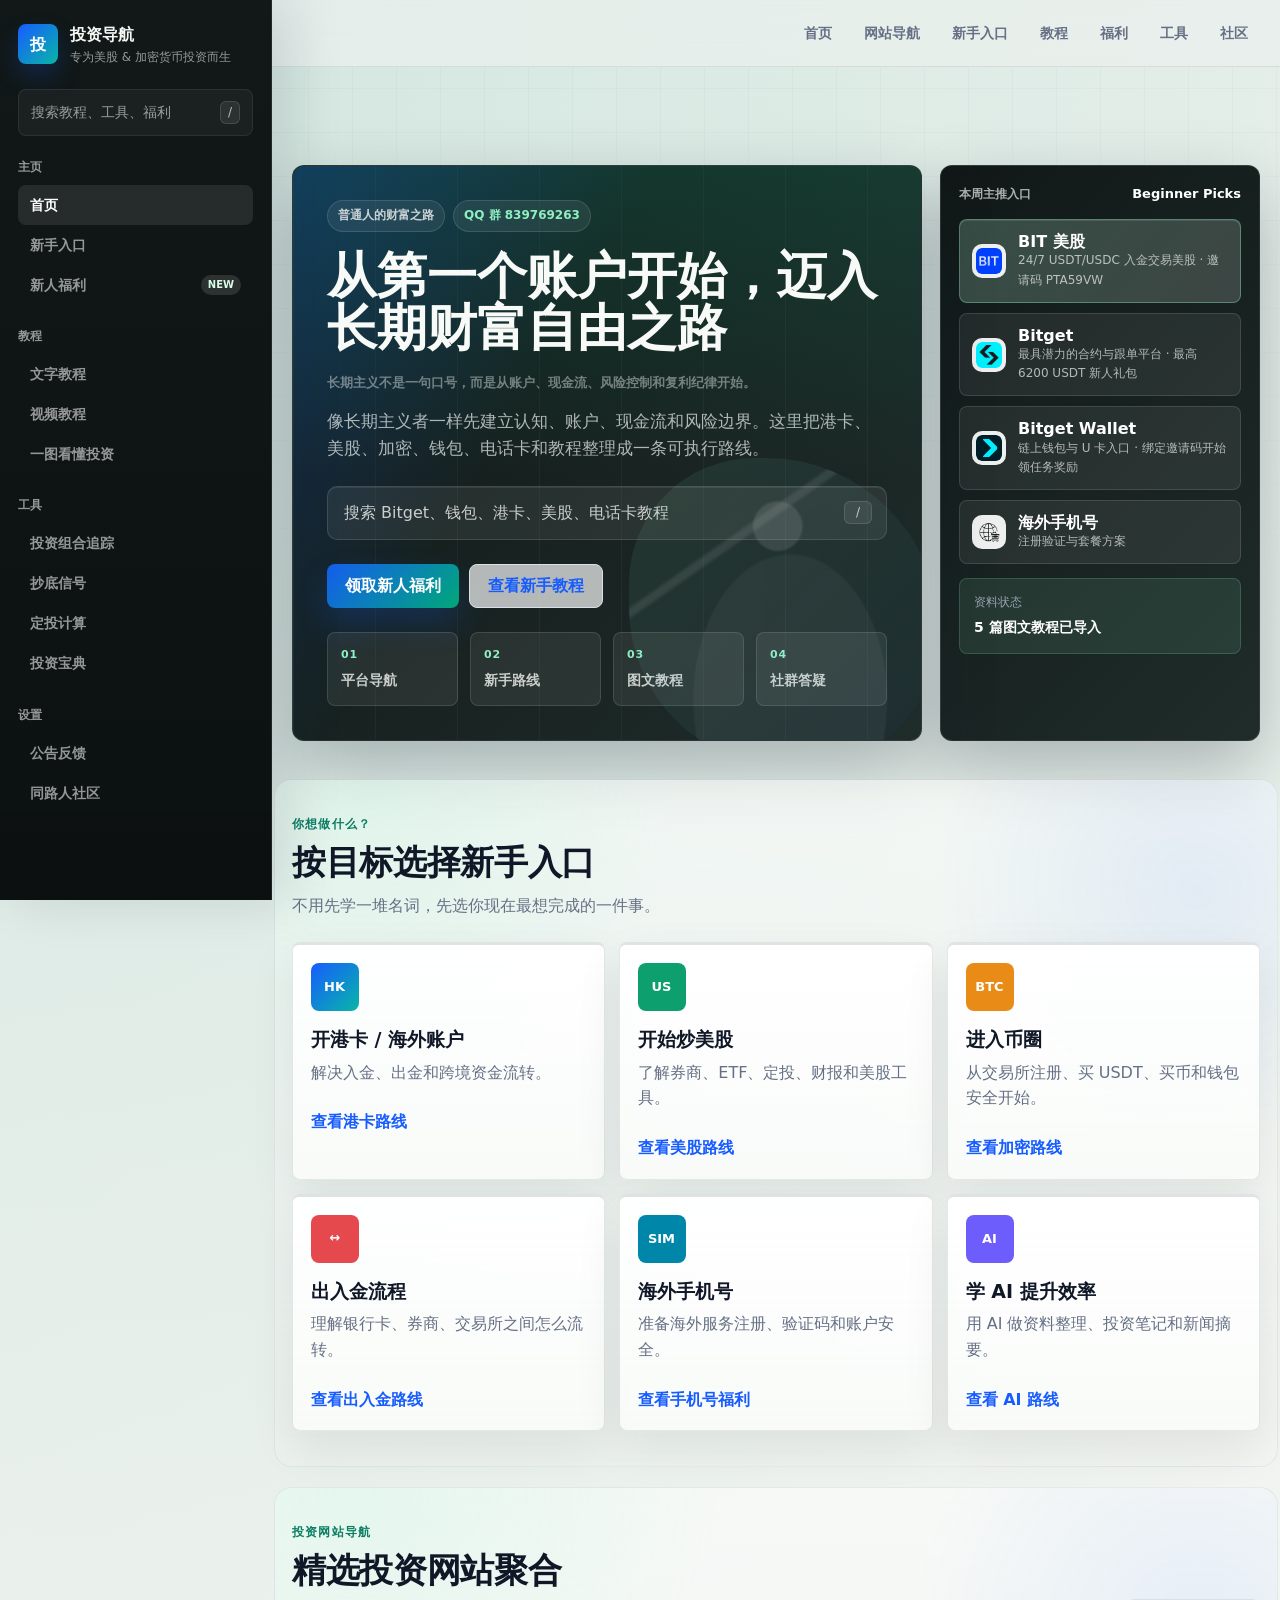
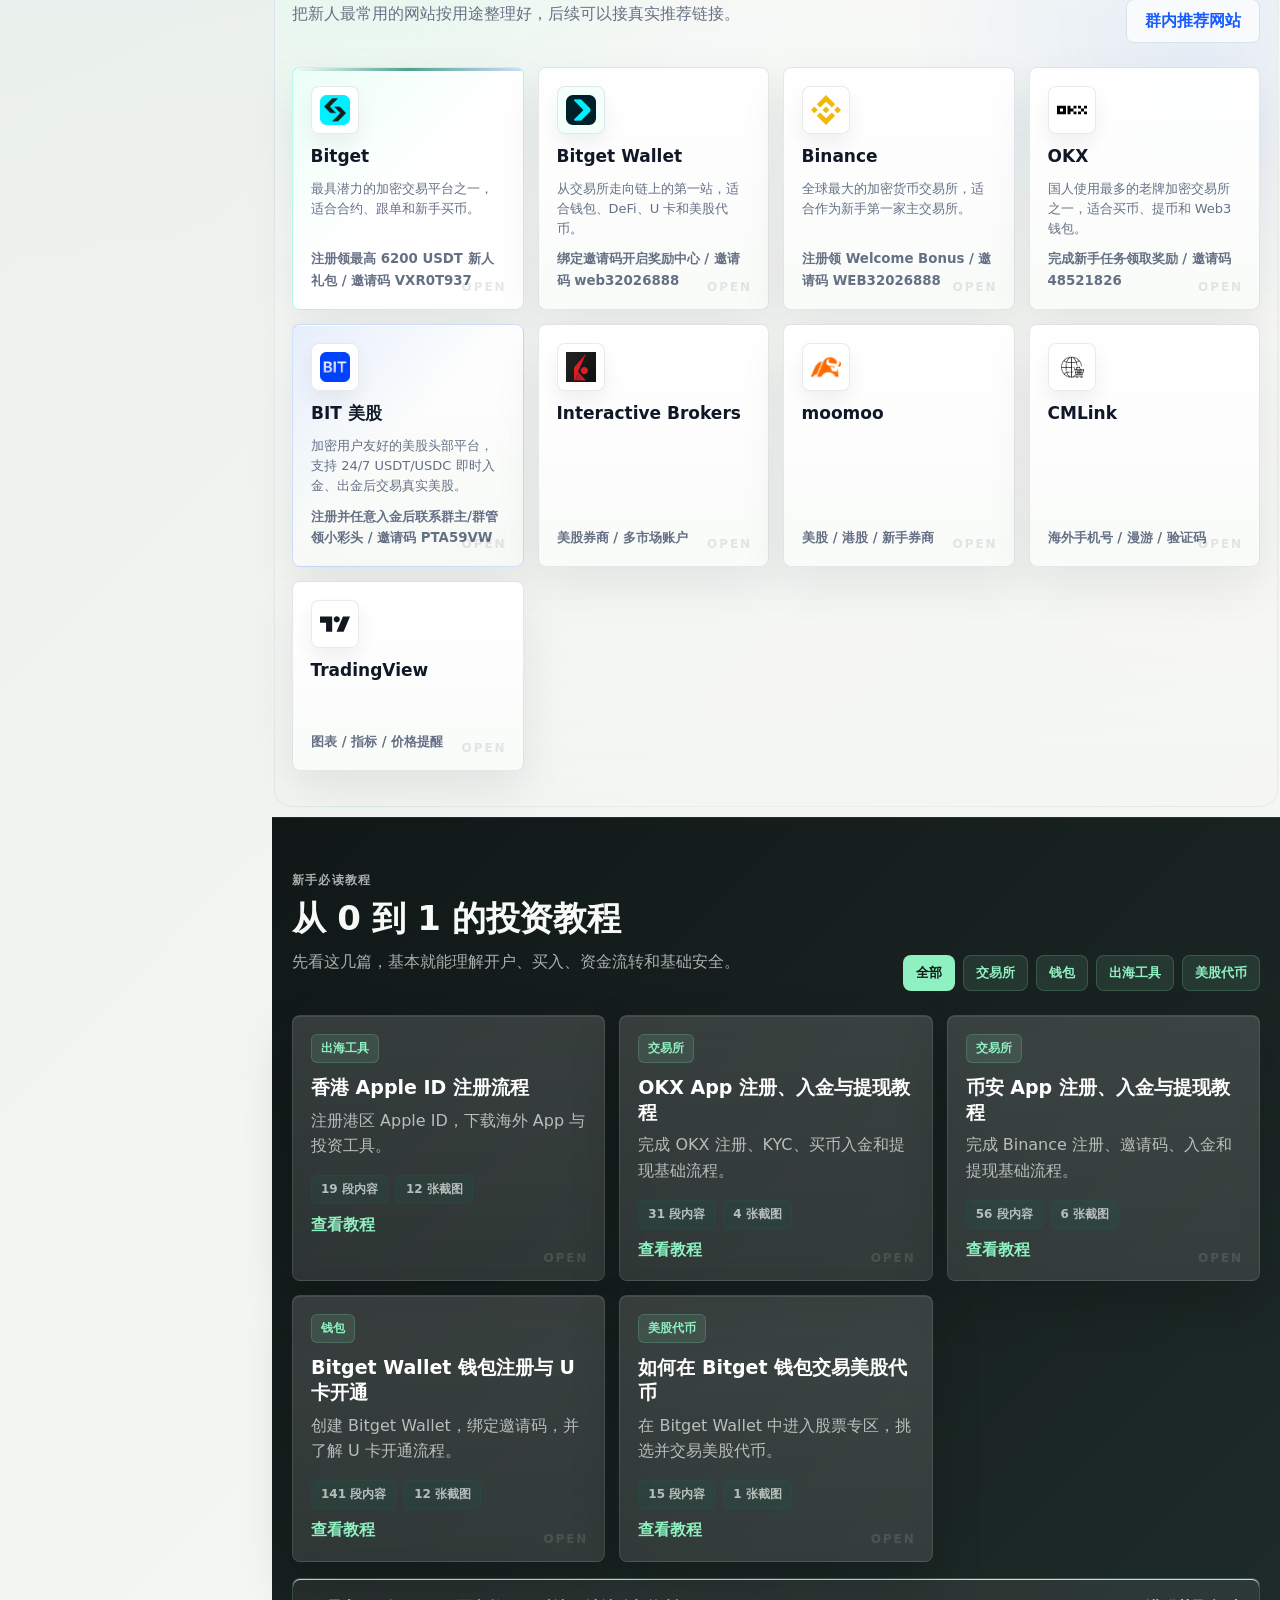
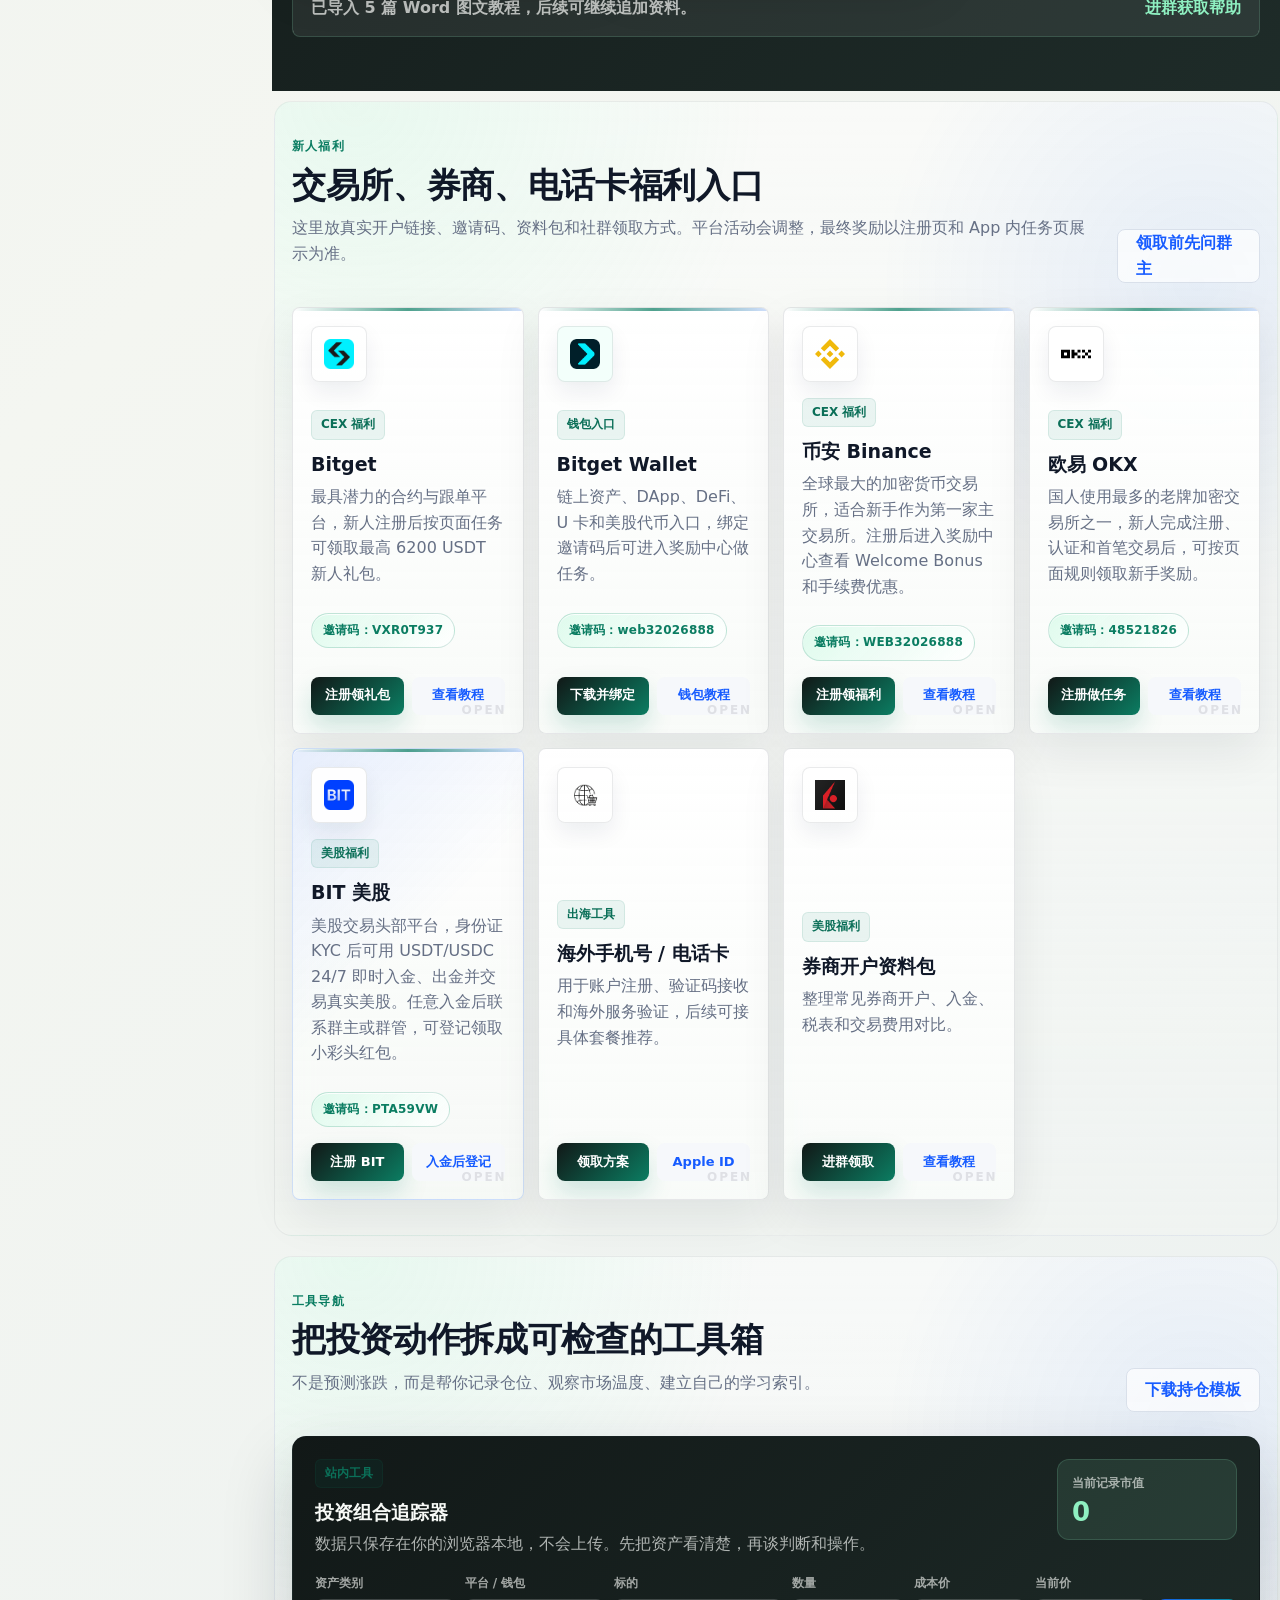
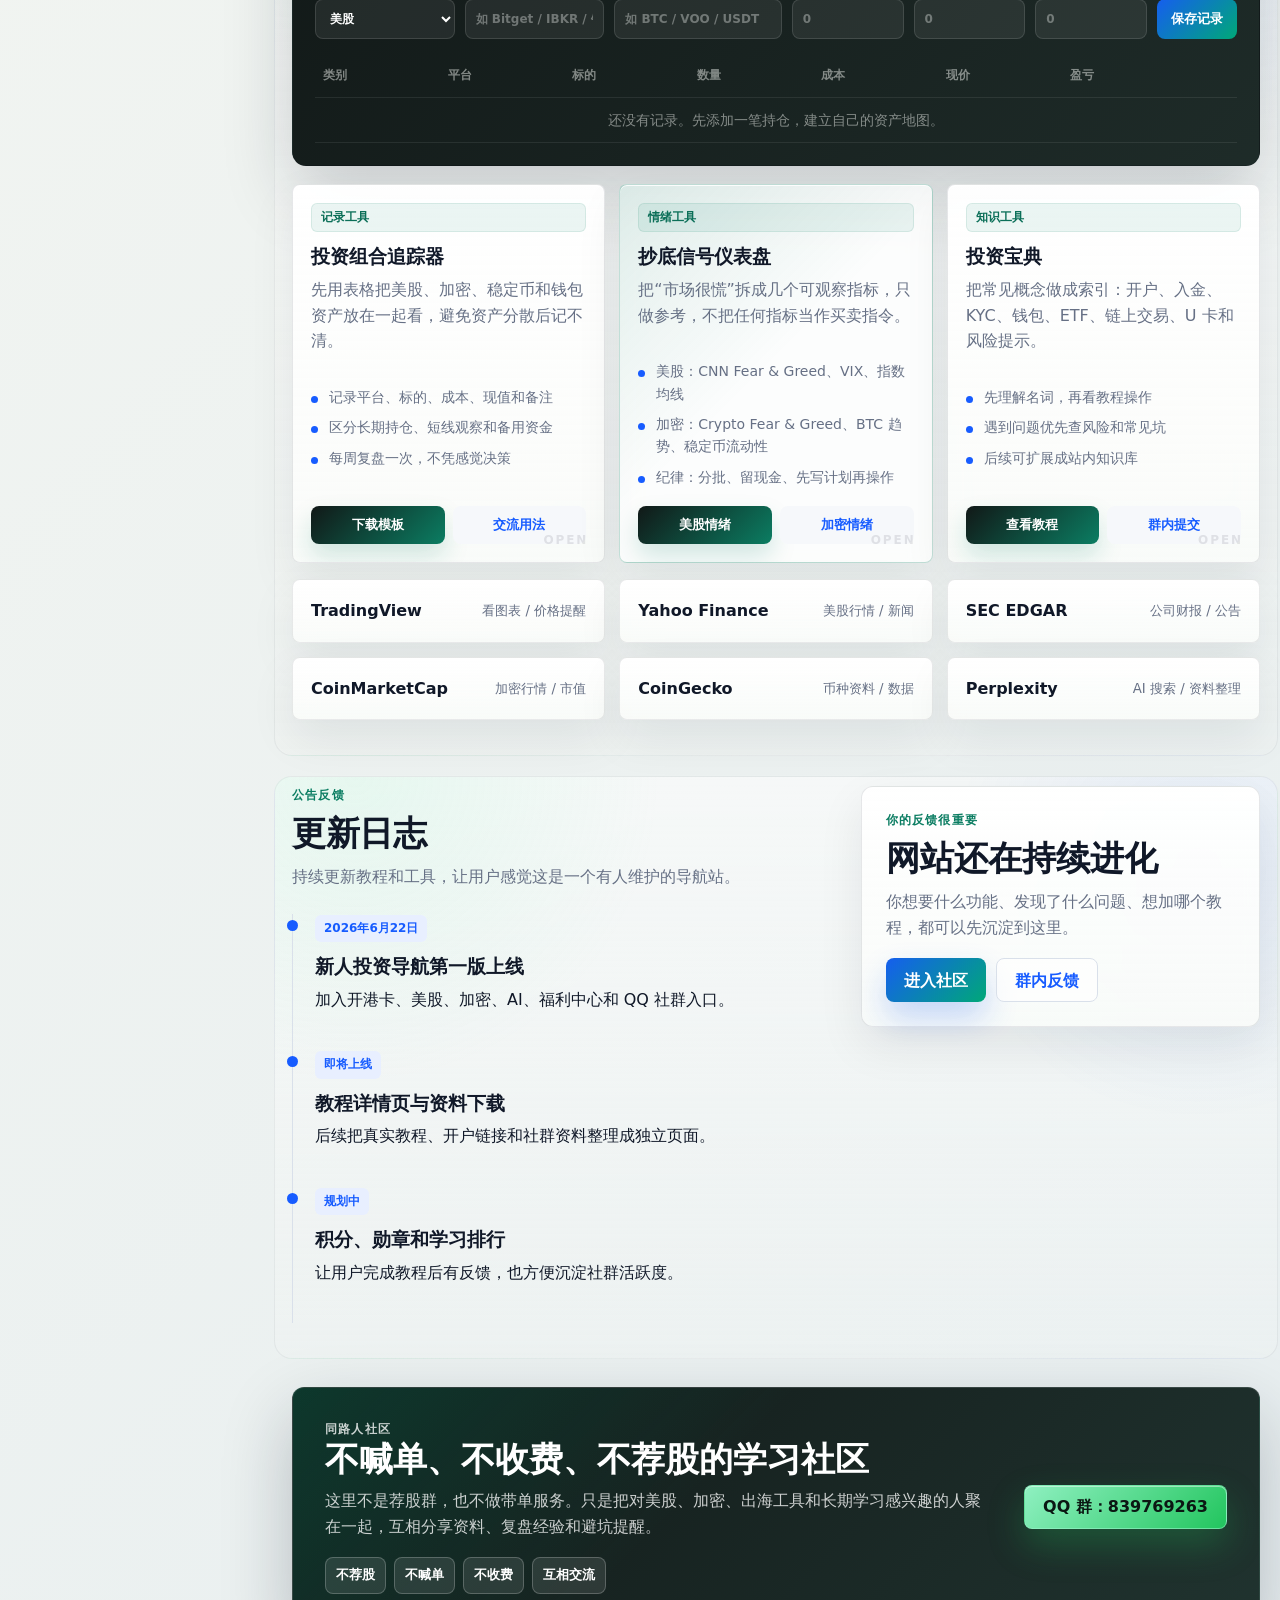
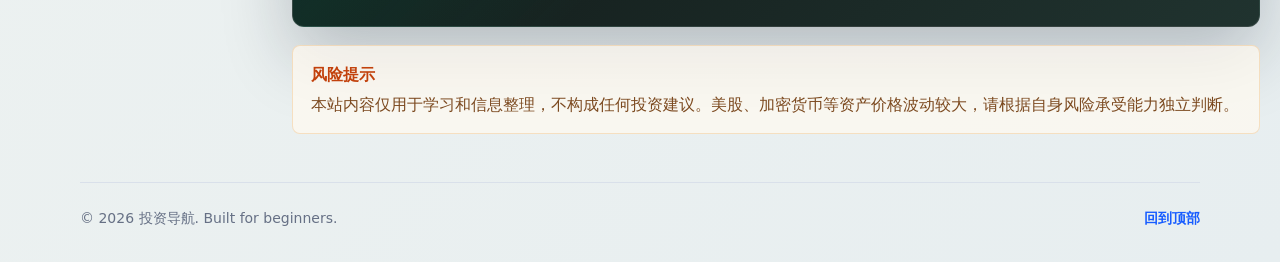
<file: index.html>
<!doctype html>
<html lang="zh-CN">
  <head>
    <meta charset="UTF-8" />
    <meta name="viewport" content="width=device-width, initial-scale=1.0" />
    <title>投资导航 | 美股与加密货币新手教程</title>
    <meta
      name="description"
      content="面向投资小白的一站式导航，覆盖港卡、美股、加密货币、出入金、AI 工具和新人福利。"
    />
    <link rel="stylesheet" href="styles.css?v=20260623-premium-4" />
  </head>
  <body>
    <aside class="sidebar" aria-label="主导航">
      <a class="side-brand" href="#top">
        <span class="brand-mark">投</span>
        <span>
          <strong>投资导航</strong>
          <small>专为美股 & 加密货币投资而生</small>
        </span>
      </a>

      <div class="side-search">
        <span>搜索教程、工具、福利</span>
        <kbd>/</kbd>
      </div>

      <div class="side-group">
        <p>主页</p>
        <a class="active" href="#top">首页</a>
        <a href="#paths">新手入口</a>
        <a href="#benefits">新人福利 <b>NEW</b></a>
      </div>

      <div class="side-group">
        <p>教程</p>
        <a href="#tutorials">文字教程</a>
        <a href="#tutorials">视频教程</a>
        <a href="#tutorials">一图看懂投资</a>
      </div>

      <div class="side-group">
        <p>工具</p>
        <a href="#tools">投资组合追踪</a>
        <a href="#tools">抄底信号</a>
        <a href="#tools">定投计算</a>
        <a href="#tools">投资宝典</a>
      </div>

      <div class="side-group">
        <p>设置</p>
        <a href="#updates">公告反馈</a>
        <a href="#community">同路人社区</a>
      </div>
    </aside>

    <header class="site-header">
      <nav class="nav">
        <a class="brand" href="#top" aria-label="返回首页">
          <span class="brand-mark">投</span>
          <span>
            <strong>投资导航</strong>
            <small>Stocks · Crypto · AI</small>
          </span>
        </a>

        <button class="menu-toggle" type="button" aria-label="展开菜单">
          <span></span>
          <span></span>
          <span></span>
        </button>

        <div class="nav-links">
          <a href="#top">首页</a>
          <a href="#websites">网站导航</a>
          <a href="#paths">新手入口</a>
          <a href="#tutorials">教程</a>
          <a href="#benefits">福利</a>
          <a href="#tools">工具</a>
          <a href="#community">社区</a>
        </div>
      </nav>
    </header>

    <main id="top">
      <section class="hero">
        <div class="hero-shell">
          <div class="hero-main">
            <div class="hero-kicker">
              <span>普通人的财富之路</span>
              <strong>QQ 群 839769263</strong>
            </div>
            <h1>从第一个账户开始，迈入长期财富自由之路</h1>
            <p class="hero-copy">
              像长期主义者一样先建立认知、账户、现金流和风险边界。这里把港卡、美股、加密、钱包、电话卡和教程整理成一条可执行路线。
            </p>

            <div class="hero-search" role="search" aria-label="教程和平台搜索">
              <span>搜索 Bitget、钱包、港卡、美股、电话卡教程</span>
              <kbd>/</kbd>
            </div>

            <div class="hero-actions">
              <a class="button primary" href="#benefits">领取新人福利</a>
              <a class="button secondary" href="#tutorials">查看新手教程</a>
            </div>

            <div class="hero-shortcuts" aria-label="快捷入口">
              <a href="#websites"><span>01</span>平台导航</a>
              <a href="#paths"><span>02</span>新手路线</a>
              <a href="#tutorials"><span>03</span>图文教程</a>
              <a href="#community"><span>04</span>社群答疑</a>
            </div>
          </div>

          <aside class="hero-board" aria-label="热门平台入口">
            <div class="board-header">
              <span>本周主推入口</span>
              <strong>Beginner Picks</strong>
            </div>
            <div class="board-list">
              <a href="https://invest.matrixport.com/newRegister/en?invite_code=PTA59VW" target="_blank" rel="noreferrer">
                <img src="assets/logos/bit.png" alt="BIT logo" />
                <span><strong>BIT 美股</strong><small>24/7 USDT/USDC 入金交易美股 · 邀请码 PTA59VW</small></span>
              </a>
              <a href="https://share.glassgs.com/u/VXR0T937" target="_blank" rel="noreferrer">
                <img src="assets/logos/bitget.png" alt="Bitget logo" />
                <span><strong>Bitget</strong><small>最具潜力的合约与跟单平台 · 最高 6200 USDT 新人礼包</small></span>
              </a>
              <a href="https://web3.bgw.live/share/2nBYei?inviteCode=web32026888" target="_blank" rel="noreferrer">
                <img src="assets/logos/bitget-wallet.png" alt="Bitget Wallet logo" />
                <span><strong>Bitget Wallet</strong><small>链上钱包与 U 卡入口 · 绑定邀请码开始领任务奖励</small></span>
              </a>
              <a href="#community">
                <img src="assets/logos/cmlink.png" alt="CMLink logo" />
                <span><strong>海外手机号</strong><small>注册验证与套餐方案</small></span>
              </a>
            </div>
            <div class="board-note">
              <span>资料状态</span>
              <strong>5 篇图文教程已导入</strong>
            </div>
          </aside>
        </div>
      </section>

      <section class="section" id="paths">
        <div class="section-heading">
          <p class="eyebrow">你想做什么？</p>
          <h2>按目标选择新手入口</h2>
          <p>不用先学一堆名词，先选你现在最想完成的一件事。</p>
        </div>

        <div class="path-grid path-grid-six">
          <article class="path-card accent-blue">
            <span class="card-icon">HK</span>
            <h3>开港卡 / 海外账户</h3>
            <p>解决入金、出金和跨境资金流转。</p>
            <a href="#tutorials">查看港卡路线</a>
          </article>
          <article class="path-card accent-green">
            <span class="card-icon">US</span>
            <h3>开始炒美股</h3>
            <p>了解券商、ETF、定投、财报和美股工具。</p>
            <a href="#tutorials">查看美股路线</a>
          </article>
          <article class="path-card accent-orange">
            <span class="card-icon">BTC</span>
            <h3>进入币圈</h3>
            <p>从交易所注册、买 USDT、买币和钱包安全开始。</p>
            <a href="#tutorials">查看加密路线</a>
          </article>
          <article class="path-card accent-red">
            <span class="card-icon">↔</span>
            <h3>出入金流程</h3>
            <p>理解银行卡、券商、交易所之间怎么流转。</p>
            <a href="#tutorials">查看出入金路线</a>
          </article>
          <article class="path-card accent-cyan">
            <span class="card-icon">SIM</span>
            <h3>海外手机号</h3>
            <p>准备海外服务注册、验证码和账户安全。</p>
            <a href="#benefits">查看手机号福利</a>
          </article>
          <article class="path-card accent-purple">
            <span class="card-icon">AI</span>
            <h3>学 AI 提升效率</h3>
            <p>用 AI 做资料整理、投资笔记和新闻摘要。</p>
            <a href="#tutorials">查看 AI 路线</a>
          </article>
        </div>
      </section>

      <section class="section" id="websites">
        <div class="section-heading row">
          <div>
            <p class="eyebrow">投资网站导航</p>
            <h2>精选投资网站聚合</h2>
            <p>把新人最常用的网站按用途整理好，后续可以接真实推荐链接。</p>
          </div>
          <a class="button secondary" href="https://qm.qq.com/q/839769263" target="_blank" rel="noreferrer">群内推荐网站</a>
        </div>

        <div class="website-grid">
          <a class="website-card hot" href="https://share.glassgs.com/u/VXR0T937" target="_blank" rel="noreferrer">
            <span class="logo-shell">
              <img src="assets/logos/bitget.png" alt="Bitget logo" />
            </span>
            <strong>Bitget</strong>
            <p>最具潜力的加密交易平台之一，适合合约、跟单和新手买币。</p>
            <small>注册领最高 6200 USDT 新人礼包 / 邀请码 VXR0T937</small>
          </a>
          <a class="website-card" href="https://web3.bgw.live/share/2nBYei?inviteCode=web32026888" target="_blank" rel="noreferrer">
            <span class="logo-shell wallet-logo">
              <img src="assets/logos/bitget-wallet.png" alt="Bitget Wallet logo" />
            </span>
            <strong>Bitget Wallet</strong>
            <p>从交易所走向链上的第一站，适合钱包、DeFi、U 卡和美股代币。</p>
            <small>绑定邀请码开启奖励中心 / 邀请码 web32026888</small>
          </a>
          <a class="website-card" href="https://www.bsmkweb.cc/activity/trading-competition/ref-tournament-july?ref=WEB32026888" target="_blank" rel="noreferrer">
            <span class="logo-shell">
              <img src="assets/logos/binance.svg" alt="Binance logo" />
            </span>
            <strong>Binance</strong>
            <p>全球最大的加密货币交易所，适合作为新手第一家主交易所。</p>
            <small>注册领 Welcome Bonus / 邀请码 WEB32026888</small>
          </a>
          <a class="website-card" href="https://www.czxrqvgwpkf.org/join/48521826" target="_blank" rel="noreferrer">
            <span class="logo-shell dark-logo">
              <img src="assets/logos/okx.svg" alt="OKX logo" />
            </span>
            <strong>OKX</strong>
            <p>国人使用最多的老牌加密交易所之一，适合买币、提币和 Web3 钱包。</p>
            <small>完成新手任务领取奖励 / 邀请码 48521826</small>
          </a>
          <a class="website-card" href="https://invest.matrixport.com/newRegister/en?invite_code=PTA59VW" target="_blank" rel="noreferrer">
            <span class="logo-shell">
              <img src="assets/logos/bit.png" alt="BIT logo" />
            </span>
            <strong>BIT 美股</strong>
            <p>加密用户友好的美股头部平台，支持 24/7 USDT/USDC 即时入金、出金后交易真实美股。</p>
            <small>注册并任意入金后联系群主/群管领小彩头 / 邀请码 PTA59VW</small>
          </a>
          <a class="website-card" href="https://www.interactivebrokers.com/" target="_blank" rel="noreferrer">
            <span class="logo-shell">
              <img src="assets/logos/interactive-brokers.png" alt="Interactive Brokers logo" />
            </span>
            <strong>Interactive Brokers</strong>
            <small>美股券商 / 多市场账户</small>
          </a>
          <a class="website-card" href="https://www.moomoo.com/" target="_blank" rel="noreferrer">
            <span class="logo-shell">
              <img src="assets/logos/moomoo.png" alt="moomoo logo" />
            </span>
            <strong>moomoo</strong>
            <small>美股 / 港股 / 新手券商</small>
          </a>
          <a class="website-card" href="https://www.cmlink.com/" target="_blank" rel="noreferrer">
            <span class="logo-shell">
              <img src="assets/logos/cmlink.png" alt="CMLink logo" />
            </span>
            <strong>CMLink</strong>
            <small>海外手机号 / 漫游 / 验证码</small>
          </a>
          <a class="website-card" href="https://www.tradingview.com/" target="_blank" rel="noreferrer">
            <span class="logo-shell">
              <img src="assets/logos/tradingview.svg" alt="TradingView logo" />
            </span>
            <strong>TradingView</strong>
            <small>图表 / 指标 / 价格提醒</small>
          </a>
        </div>
      </section>

      <section class="section muted" id="tutorials">
        <div class="section-heading row">
          <div>
            <p class="eyebrow">新手必读教程</p>
            <h2>从 0 到 1 的投资教程</h2>
            <p>先看这几篇，基本就能理解开户、买入、资金流转和基础安全。</p>
          </div>
          <div class="filter-bar" aria-label="教程筛选">
            <button class="filter active" type="button" data-filter="all">全部</button>
            <button class="filter" type="button" data-filter="exchange">交易所</button>
            <button class="filter" type="button" data-filter="wallet">钱包</button>
            <button class="filter" type="button" data-filter="tools">出海工具</button>
            <button class="filter" type="button" data-filter="stocks">美股代币</button>
          </div>
        </div>

        <div class="tutorial-grid featured-tutorials">
          <article class="tutorial-card tutorial-large" data-category="tools">
            <span class="tag">出海工具</span>
            <h3>香港 Apple ID 注册流程</h3>
            <p>注册港区 Apple ID，下载海外 App 与投资工具。</p>
            <div class="meta"><span>19 段内容</span><span>12 张截图</span></div>
            <a href="tutorials/hong-kong-apple-id.html">查看教程</a>
          </article>
          <article class="tutorial-card tutorial-large" data-category="exchange">
            <span class="tag">交易所</span>
            <h3>OKX App 注册、入金与提现教程</h3>
            <p>完成 OKX 注册、KYC、买币入金和提现基础流程。</p>
            <div class="meta"><span>31 段内容</span><span>4 张截图</span></div>
            <a href="tutorials/okx-app-register-deposit-withdraw.html">查看教程</a>
          </article>
          <article class="tutorial-card tutorial-large" data-category="exchange">
            <span class="tag">交易所</span>
            <h3>币安 App 注册、入金与提现教程</h3>
            <p>完成 Binance 注册、邀请码、入金和提现基础流程。</p>
            <div class="meta"><span>56 段内容</span><span>6 张截图</span></div>
            <a href="tutorials/binance-app-register-deposit-withdraw.html">查看教程</a>
          </article>
          <article class="tutorial-card tutorial-large" data-category="wallet">
            <span class="tag">钱包</span>
            <h3>Bitget Wallet 钱包注册与 U 卡开通</h3>
            <p>创建 Bitget Wallet，绑定邀请码，并了解 U 卡开通流程。</p>
            <div class="meta"><span>141 段内容</span><span>12 张截图</span></div>
            <a href="tutorials/bitget-wallet-register-ucard.html">查看教程</a>
          </article>
          <article class="tutorial-card" data-category="stocks">
            <span class="tag">美股代币</span>
            <h3>如何在 Bitget 钱包交易美股代币</h3>
            <p>在 Bitget Wallet 中进入股票专区，挑选并交易美股代币。</p>
            <div class="meta"><span>15 段内容</span><span>1 张截图</span></div>
            <a href="tutorials/bitget-wallet-stock-token.html">查看教程</a>
          </article>
        </div>

        <div class="learning-strip">
          <span>已导入 5 篇 Word 图文教程，后续可继续追加资料。</span>
          <a href="#community">进群获取帮助</a>
        </div>
      </section>

      <section class="section" id="benefits">
        <div class="section-heading row">
          <div>
            <p class="eyebrow">新人福利</p>
            <h2>交易所、券商、电话卡福利入口</h2>
            <p>这里放真实开户链接、邀请码、资料包和社群领取方式。平台活动会调整，最终奖励以注册页和 App 内任务页展示为准。</p>
          </div>
          <a class="button secondary" href="#community">领取前先问群主</a>
        </div>

        <div class="benefit-grid">
          <article class="benefit-card">
            <div class="benefit-logo brand-logo">
              <img src="assets/logos/bitget.png" alt="Bitget logo" />
            </div>
            <div>
              <span class="tag">CEX 福利</span>
              <h3>Bitget</h3>
              <p>最具潜力的合约与跟单平台，新人注册后按页面任务可领取最高 6200 USDT 新人礼包。</p>
              <span class="invite-code">邀请码：VXR0T937</span>
            </div>
            <div class="card-actions">
              <a href="https://share.glassgs.com/u/VXR0T937" target="_blank" rel="noreferrer">注册领礼包</a>
              <a href="tutorials/bitget-wallet-stock-token.html">查看教程</a>
            </div>
          </article>
          <article class="benefit-card">
            <div class="benefit-logo brand-logo wallet-logo">
              <img src="assets/logos/bitget-wallet.png" alt="Bitget Wallet logo" />
            </div>
            <div>
              <span class="tag">钱包入口</span>
              <h3>Bitget Wallet</h3>
              <p>链上资产、DApp、DeFi、U 卡和美股代币入口，绑定邀请码后可进入奖励中心做任务。</p>
              <span class="invite-code">邀请码：web32026888</span>
            </div>
            <div class="card-actions">
              <a href="https://web3.bgw.live/share/2nBYei?inviteCode=web32026888" target="_blank" rel="noreferrer">下载并绑定</a>
              <a href="tutorials/bitget-wallet-register-ucard.html">钱包教程</a>
            </div>
          </article>
          <article class="benefit-card">
            <div class="benefit-logo brand-logo">
              <img src="assets/logos/binance.svg" alt="Binance logo" />
            </div>
            <div>
              <span class="tag">CEX 福利</span>
              <h3>币安 Binance</h3>
              <p>全球最大的加密货币交易所，适合新手作为第一家主交易所。注册后进入奖励中心查看 Welcome Bonus 和手续费优惠。</p>
              <span class="invite-code">邀请码：WEB32026888</span>
            </div>
            <div class="card-actions">
              <a href="https://www.bsmkweb.cc/activity/trading-competition/ref-tournament-july?ref=WEB32026888" target="_blank" rel="noreferrer">注册领福利</a>
              <a href="tutorials/binance-app-register-deposit-withdraw.html">查看教程</a>
            </div>
          </article>
          <article class="benefit-card">
            <div class="benefit-logo brand-logo dark-logo">
              <img src="assets/logos/okx.svg" alt="OKX logo" />
            </div>
            <div>
              <span class="tag">CEX 福利</span>
              <h3>欧易 OKX</h3>
              <p>国人使用最多的老牌加密交易所之一，新人完成注册、认证和首笔交易后，可按页面规则领取新手奖励。</p>
              <span class="invite-code">邀请码：48521826</span>
            </div>
            <div class="card-actions">
              <a href="https://www.czxrqvgwpkf.org/join/48521826" target="_blank" rel="noreferrer">注册做任务</a>
              <a href="tutorials/okx-app-register-deposit-withdraw.html">查看教程</a>
            </div>
          </article>
          <article class="benefit-card">
            <div class="benefit-logo brand-logo">
              <img src="assets/logos/bit.png" alt="BIT logo" />
            </div>
            <div>
              <span class="tag">美股福利</span>
              <h3>BIT 美股</h3>
              <p>美股交易头部平台，身份证 KYC 后可用 USDT/USDC 24/7 即时入金、出金并交易真实美股。任意入金后联系群主或群管，可登记领取小彩头红包。</p>
              <span class="invite-code">邀请码：PTA59VW</span>
            </div>
            <div class="card-actions">
              <a href="https://invest.matrixport.com/newRegister/en?invite_code=PTA59VW" target="_blank" rel="noreferrer">注册 BIT</a>
              <a href="#community">入金后登记</a>
            </div>
          </article>
          <article class="benefit-card">
            <div class="benefit-logo brand-logo">
              <img src="assets/logos/cmlink.png" alt="CMLink logo" />
            </div>
            <div>
              <span class="tag">出海工具</span>
              <h3>海外手机号 / 电话卡</h3>
              <p>用于账户注册、验证码接收和海外服务验证，后续可接具体套餐推荐。</p>
            </div>
            <div class="card-actions">
              <a href="#community">领取方案</a>
              <a href="tutorials/hong-kong-apple-id.html">Apple ID</a>
            </div>
          </article>
          <article class="benefit-card">
            <div class="benefit-logo brand-logo">
              <img src="assets/logos/interactive-brokers.png" alt="Interactive Brokers logo" />
            </div>
            <div>
              <span class="tag">美股福利</span>
              <h3>券商开户资料包</h3>
              <p>整理常见券商开户、入金、税表和交易费用对比。</p>
            </div>
            <div class="card-actions">
              <a href="#community">进群领取</a>
              <a href="#tutorials">查看教程</a>
            </div>
          </article>
        </div>
      </section>

      <section class="section" id="tools">
        <div class="section-heading row">
          <div>
            <p class="eyebrow">工具导航</p>
            <h2>把投资动作拆成可检查的工具箱</h2>
            <p>不是预测涨跌，而是帮你记录仓位、观察市场温度、建立自己的学习索引。</p>
          </div>
          <a class="button secondary" href="assets/templates/portfolio-tracker.csv" download>下载持仓模板</a>
        </div>

        <div class="portfolio-panel" id="portfolio-tracker">
          <div class="portfolio-head">
            <div>
              <span class="tag">站内工具</span>
              <h3>投资组合追踪器</h3>
              <p>数据只保存在你的浏览器本地，不会上传。先把资产看清楚，再谈判断和操作。</p>
            </div>
            <div class="portfolio-total">
              <span>当前记录市值</span>
              <strong data-portfolio-total>0</strong>
            </div>
          </div>

          <form class="portfolio-form" id="portfolio-form">
            <label>
              资产类别
              <select name="type">
                <option>美股</option>
                <option>加密</option>
                <option>稳定币</option>
                <option>现金</option>
                <option>其他</option>
              </select>
            </label>
            <label>
              平台 / 钱包
              <input name="platform" type="text" placeholder="如 Bitget / IBKR / 钱包" />
            </label>
            <label>
              标的
              <input name="asset" type="text" placeholder="如 BTC / VOO / USDT" required />
            </label>
            <label>
              数量
              <input name="quantity" type="number" step="any" min="0" placeholder="0" />
            </label>
            <label>
              成本价
              <input name="cost" type="number" step="any" min="0" placeholder="0" />
            </label>
            <label>
              当前价
              <input name="price" type="number" step="any" min="0" placeholder="0" />
            </label>
            <button type="button" id="portfolio-save">保存记录</button>
          </form>

          <div class="portfolio-table-wrap">
            <table class="portfolio-table">
              <thead>
                <tr>
                  <th>类别</th>
                  <th>平台</th>
                  <th>标的</th>
                  <th>数量</th>
                  <th>成本</th>
                  <th>现价</th>
                  <th>盈亏</th>
                  <th></th>
                </tr>
              </thead>
              <tbody id="portfolio-rows">
                <tr class="empty-row">
                  <td colspan="8">还没有记录。先添加一笔持仓，建立自己的资产地图。</td>
                </tr>
              </tbody>
            </table>
          </div>
        </div>

        <div class="tool-feature-grid">
          <article class="tool-feature-card">
            <span class="tag">记录工具</span>
            <h3>投资组合追踪器</h3>
            <p>先用表格把美股、加密、稳定币和钱包资产放在一起看，避免资产分散后记不清。</p>
            <ul class="tool-points">
              <li>记录平台、标的、成本、现值和备注</li>
              <li>区分长期持仓、短线观察和备用资金</li>
              <li>每周复盘一次，不凭感觉决策</li>
            </ul>
            <div class="tool-actions">
              <a href="assets/templates/portfolio-tracker.csv" download>下载模板</a>
              <a href="#community">交流用法</a>
            </div>
          </article>
          <article class="tool-feature-card featured">
            <span class="tag">情绪工具</span>
            <h3>抄底信号仪表盘</h3>
            <p>把“市场很慌”拆成几个可观察指标，只做参考，不把任何指标当作买卖指令。</p>
            <ul class="tool-points">
              <li>美股：CNN Fear & Greed、VIX、指数均线</li>
              <li>加密：Crypto Fear & Greed、BTC 趋势、稳定币流动性</li>
              <li>纪律：分批、留现金、先写计划再操作</li>
            </ul>
            <div class="tool-actions">
              <a href="https://www.cnn.com/markets/fear-and-greed" target="_blank" rel="noreferrer">美股情绪</a>
              <a href="https://alternative.me/crypto/fear-and-greed-index/" target="_blank" rel="noreferrer">加密情绪</a>
            </div>
          </article>
          <article class="tool-feature-card">
            <span class="tag">知识工具</span>
            <h3>投资宝典</h3>
            <p>把常见概念做成索引：开户、入金、KYC、钱包、ETF、链上交易、U 卡和风险提示。</p>
            <ul class="tool-points">
              <li>先理解名词，再看教程操作</li>
              <li>遇到问题优先查风险和常见坑</li>
              <li>后续可扩展成站内知识库</li>
            </ul>
            <div class="tool-actions">
              <a href="#tutorials">查看教程</a>
              <a href="https://qm.qq.com/q/839769263" target="_blank" rel="noreferrer">群内提交</a>
            </div>
          </article>
        </div>

        <div class="tool-list">
          <a href="https://www.tradingview.com/" target="_blank" rel="noreferrer">
            <span>TradingView</span>
            <small>看图表 / 价格提醒</small>
          </a>
          <a href="https://finance.yahoo.com/" target="_blank" rel="noreferrer">
            <span>Yahoo Finance</span>
            <small>美股行情 / 新闻</small>
          </a>
          <a href="https://www.sec.gov/edgar/search/" target="_blank" rel="noreferrer">
            <span>SEC EDGAR</span>
            <small>公司财报 / 公告</small>
          </a>
          <a href="https://coinmarketcap.com/" target="_blank" rel="noreferrer">
            <span>CoinMarketCap</span>
            <small>加密行情 / 市值</small>
          </a>
          <a href="https://www.coingecko.com/" target="_blank" rel="noreferrer">
            <span>CoinGecko</span>
            <small>币种资料 / 数据</small>
          </a>
          <a href="https://www.perplexity.ai/" target="_blank" rel="noreferrer">
            <span>Perplexity</span>
            <small>AI 搜索 / 资料整理</small>
          </a>
        </div>
      </section>

      <section class="section updates" id="updates">
        <div class="updates-layout">
          <div>
            <div class="section-heading">
              <p class="eyebrow">公告反馈</p>
              <h2>更新日志</h2>
              <p>持续更新教程和工具，让用户感觉这是一个有人维护的导航站。</p>
            </div>
            <div class="timeline">
              <article>
                <time>2026年6月22日</time>
                <h3>新人投资导航第一版上线</h3>
                <p>加入开港卡、美股、加密、AI、福利中心和 QQ 社群入口。</p>
              </article>
              <article>
                <time>即将上线</time>
                <h3>教程详情页与资料下载</h3>
                <p>后续把真实教程、开户链接和社群资料整理成独立页面。</p>
              </article>
              <article>
                <time>规划中</time>
                <h3>积分、勋章和学习排行</h3>
                <p>让用户完成教程后有反馈，也方便沉淀社群活跃度。</p>
              </article>
            </div>
          </div>

          <aside class="feedback-card">
            <p class="eyebrow">你的反馈很重要</p>
            <h2>网站还在持续进化</h2>
            <p>你想要什么功能、发现了什么问题、想加哪个教程，都可以先沉淀到这里。</p>
            <div class="feedback-actions">
              <a class="button primary" href="#community">进入社区</a>
              <a class="button secondary" href="https://qm.qq.com/q/839769263" target="_blank" rel="noreferrer">群内反馈</a>
            </div>
          </aside>
        </div>
      </section>

      <section class="community" id="community">
        <div>
          <p class="eyebrow">同路人社区</p>
          <h2>不喊单、不收费、不荐股的学习社区</h2>
          <p>
            这里不是荐股群，也不做带单服务。只是把对美股、加密、出海工具和长期学习感兴趣的人聚在一起，互相分享资料、复盘经验和避坑提醒。
          </p>
          <div class="community-rules" aria-label="社群原则">
            <span>不荐股</span>
            <span>不喊单</span>
            <span>不收费</span>
            <span>互相交流</span>
          </div>
        </div>
        <a class="button primary light" href="https://qm.qq.com/q/839769263" target="_blank" rel="noreferrer">QQ 群：839769263</a>
      </section>

      <section class="risk-note" aria-label="风险提示">
        <strong>风险提示</strong>
        <p>
          本站内容仅用于学习和信息整理，不构成任何投资建议。美股、加密货币等资产价格波动较大，请根据自身风险承受能力独立判断。
        </p>
      </section>
    </main>

    <footer class="footer">
      <p>© 2026 投资导航. Built for beginners.</p>
      <a href="#top">回到顶部</a>
    </footer>

    <script src="script.js?v=20260623-tracker"></script>
  </body>
</html>
</file>
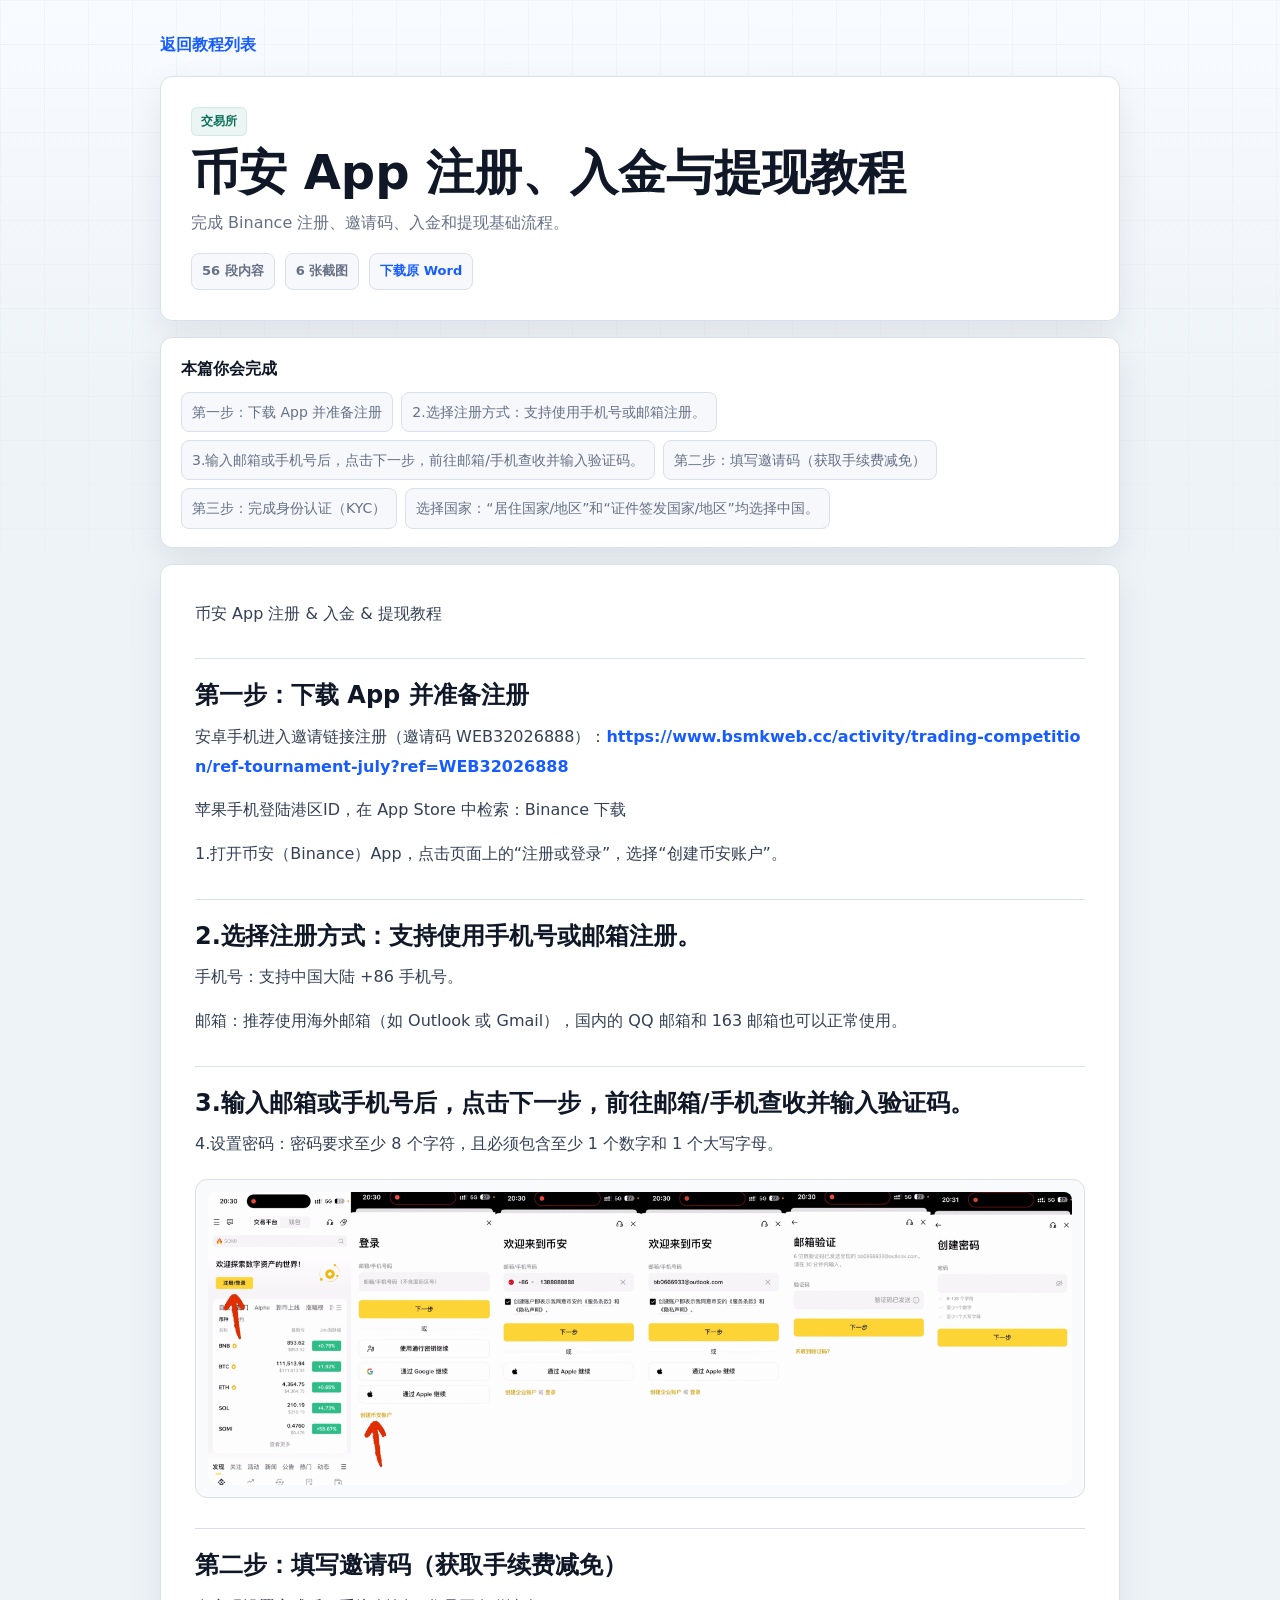
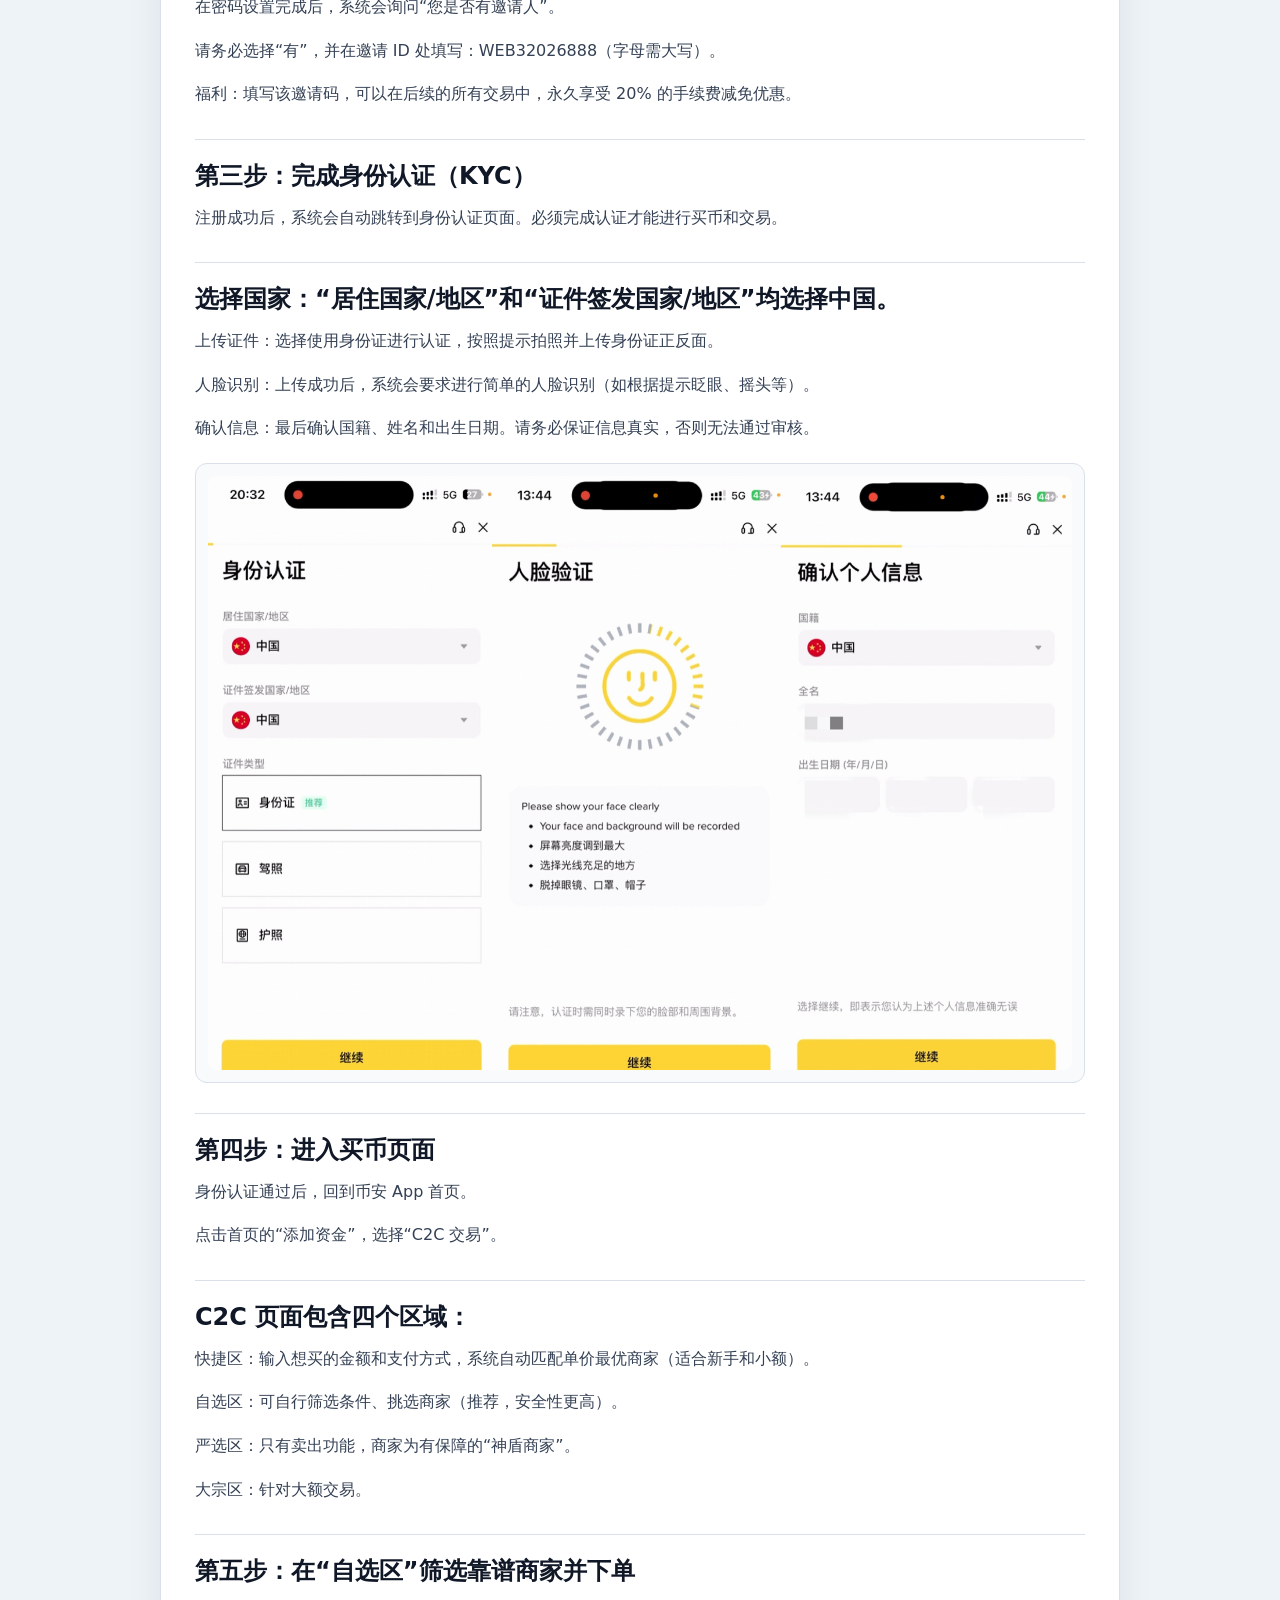
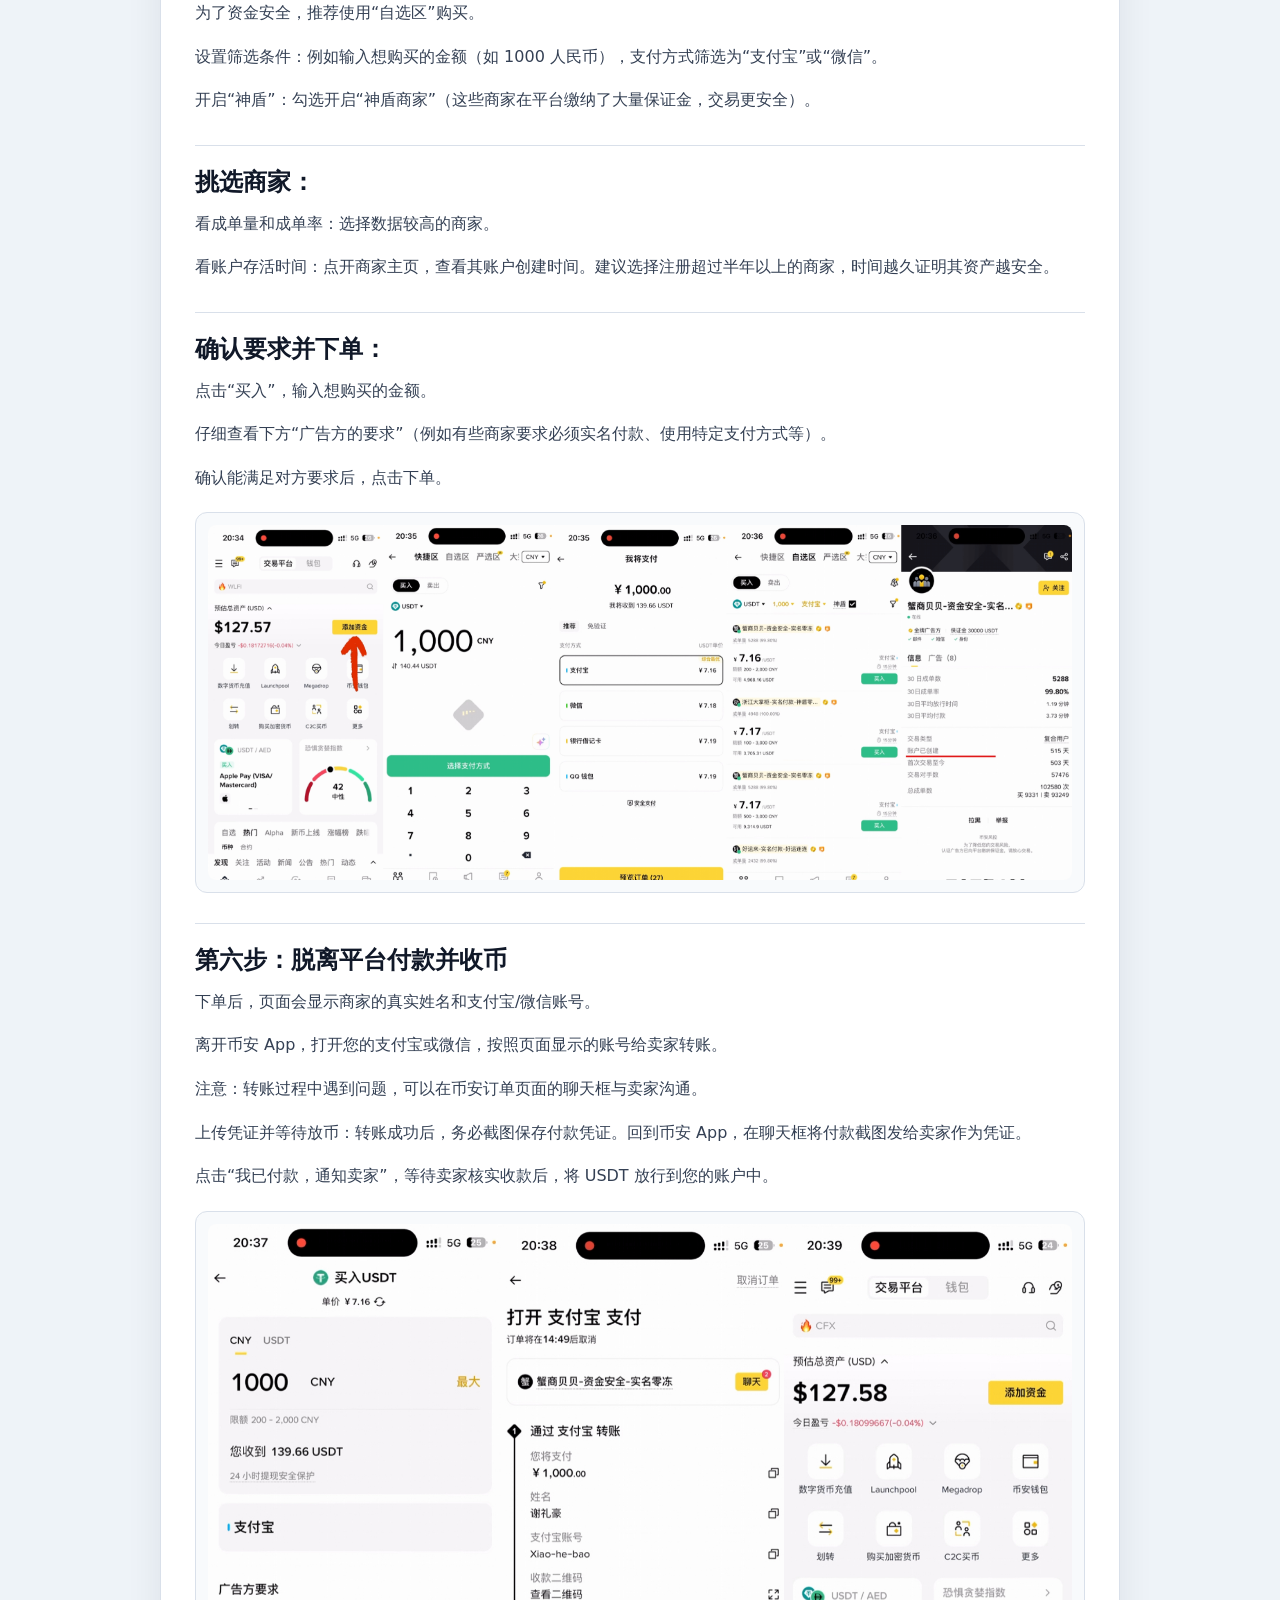
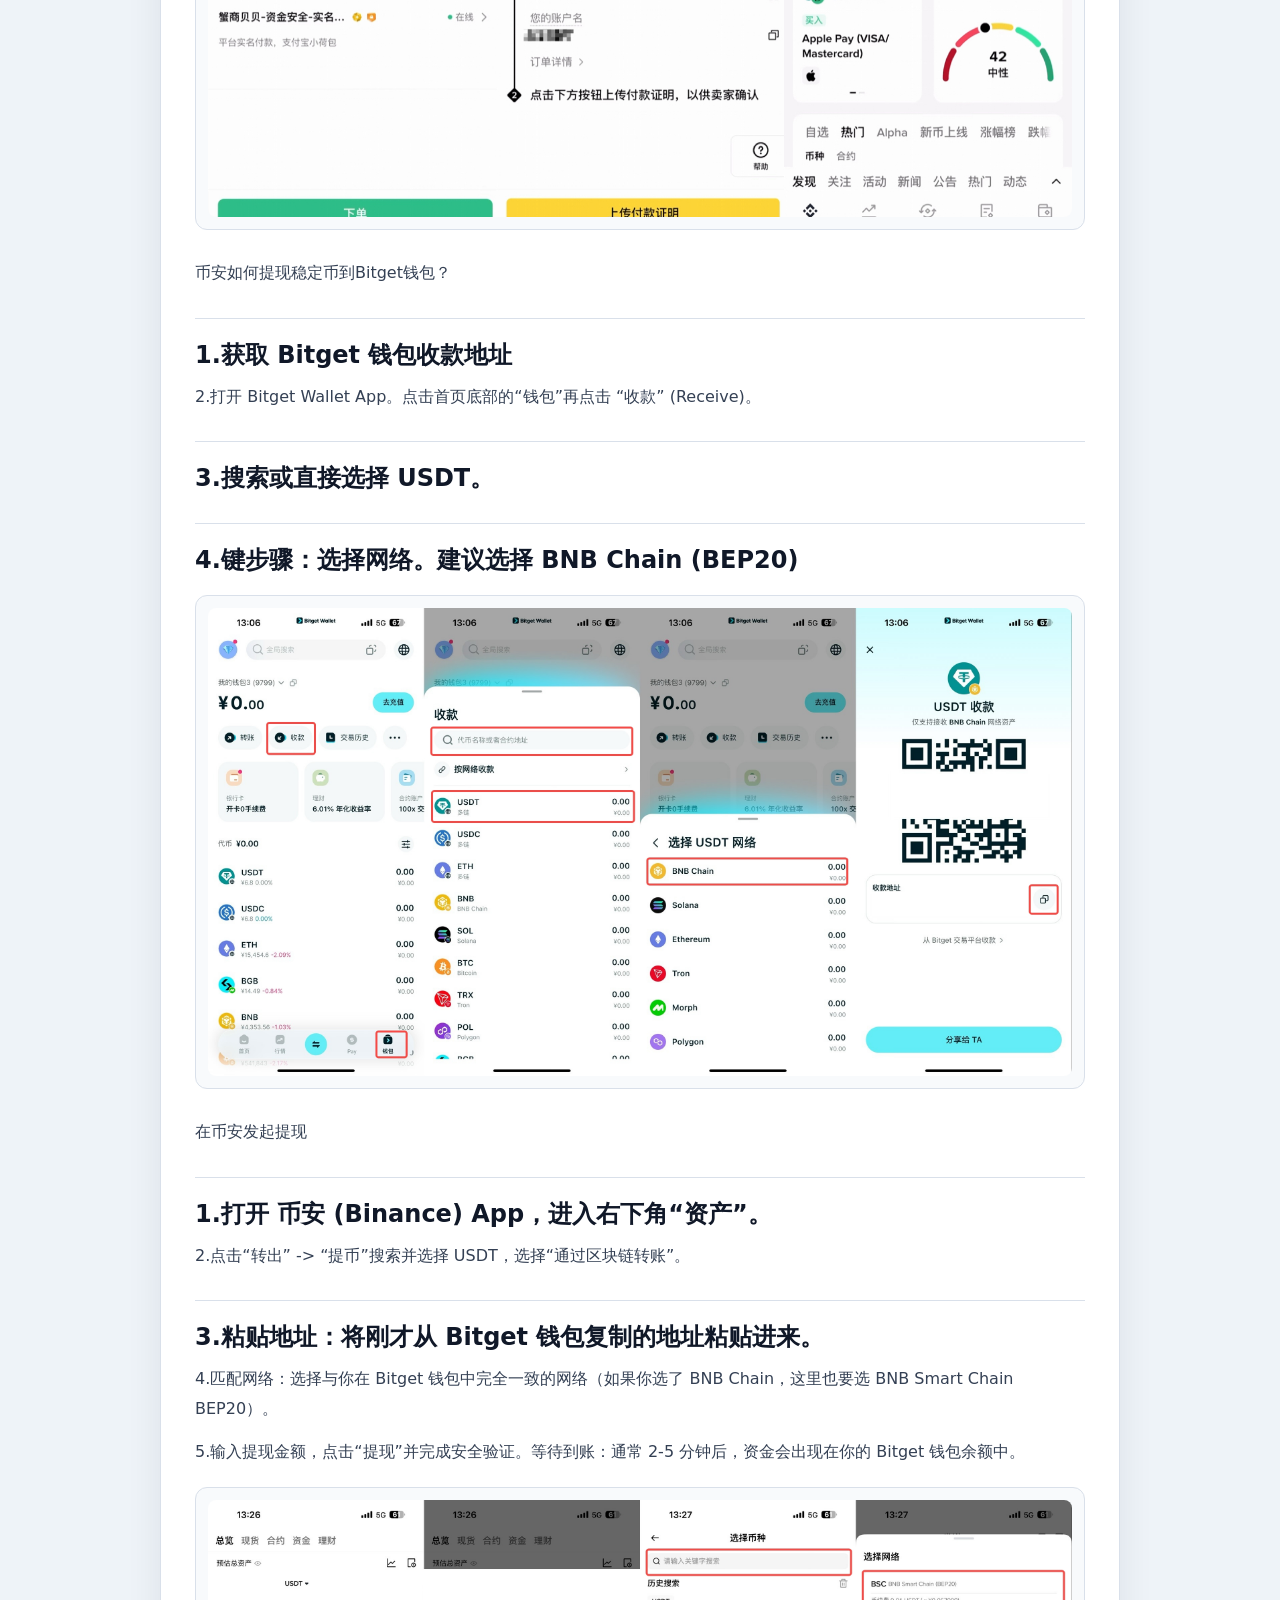
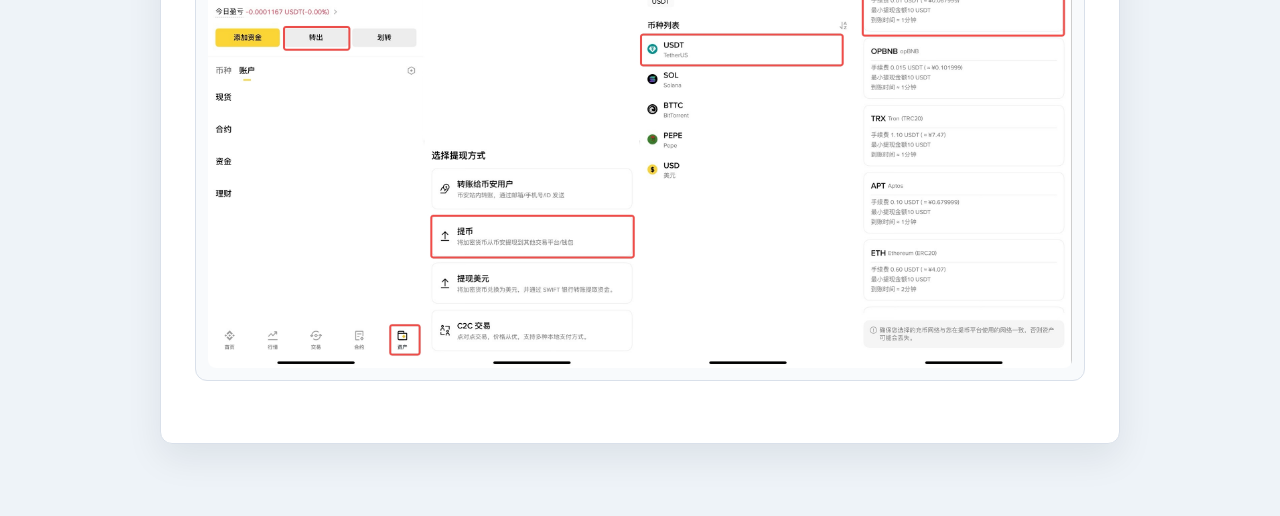
<file: tutorials/binance-app-register-deposit-withdraw.html>
<!doctype html>
<html lang="zh-CN">
  <head>
    <meta charset="UTF-8" />
    <meta name="viewport" content="width=device-width, initial-scale=1.0" />
    <title>币安 App 注册、入金与提现教程 | 投资导航教程</title>
    <meta name="description" content="完成 Binance 注册、邀请码、入金和提现基础流程。" />
    <link rel="stylesheet" href="../styles.css?v=20260623-premium-3" />
    <link rel="stylesheet" href="../tutorial.css?v=20260623-2" />
  </head>
  <body class="tutorial-page">
    <main class="tutorial-layout">
      <a class="back-link" href="../index.html#tutorials">返回教程列表</a>
      <article class="tutorial-article">
        <header class="tutorial-hero">
          <span class="tag">交易所</span>
          <h1>币安 App 注册、入金与提现教程</h1>
          <p>完成 Binance 注册、邀请码、入金和提现基础流程。</p>
          <div class="tutorial-meta">
            <span>56 段内容</span>
            <span>6 张截图</span>
            <a href="../assets/docs/binance-app-register-deposit-withdraw.docx" download>下载原 Word</a>
          </div>
        </header>
        <aside class="tutorial-summary">
          <strong>本篇你会完成</strong>
          <ol><li>第一步：下载 App 并准备注册</li><li>2.选择注册方式：支持使用手机号或邮箱注册。</li><li>3.输入邮箱或手机号后，点击下一步，前往邮箱/手机查收并输入验证码。</li><li>第二步：填写邀请码（获取手续费减免）</li><li>第三步：完成身份认证（KYC）</li><li>选择国家：“居住国家/地区”和“证件签发国家/地区”均选择中国。</li></ol>
        </aside>
        <section class="tutorial-content">
          <p>币安 App 注册 &amp; 入金 &amp; 提现教程</p><h2>第一步：下载 App 并准备注册</h2><p>安卓手机进入邀请链接注册（邀请码 WEB32026888）：<a href="https://www.bsmkweb.cc/activity/trading-competition/ref-tournament-july?ref=WEB32026888" target="_blank" rel="noreferrer">https://www.bsmkweb.cc/activity/trading-competition/ref-tournament-july?ref=WEB32026888</a></p><p>苹果手机登陆港区ID，在 App Store 中检索：Binance 下载</p><p>1.打开币安（Binance）App，点击页面上的“注册或登录”，选择“创建币安账户”。</p><h2>2.选择注册方式：支持使用手机号或邮箱注册。</h2><p>手机号：支持中国大陆 +86 手机号。</p><p>邮箱：推荐使用海外邮箱（如 Outlook 或 Gmail），国内的 QQ 邮箱和 163 邮箱也可以正常使用。</p><h2>3.输入邮箱或手机号后，点击下一步，前往邮箱/手机查收并输入验证码。</h2><p>4.设置密码：密码要求至少 8 个字符，且必须包含至少 1 个数字和 1 个大写字母。</p><figure class="tutorial-figure"><img src="../assets/tutorials/binance-app-register-deposit-withdraw/image-01.jpeg" alt="教程截图 10" loading="lazy" /></figure><h2>第二步：填写邀请码（获取手续费减免）</h2><p>在密码设置完成后，系统会询问“您是否有邀请人”。</p><p>请务必选择“有”，并在邀请 ID 处填写：WEB32026888（字母需大写）。</p><p>福利：填写该邀请码，可以在后续的所有交易中，永久享受 20% 的手续费减免优惠。</p><h2>第三步：完成身份认证（KYC）</h2><p>注册成功后，系统会自动跳转到身份认证页面。必须完成认证才能进行买币和交易。</p><h2>选择国家：“居住国家/地区”和“证件签发国家/地区”均选择中国。</h2><p>上传证件：选择使用身份证进行认证，按照提示拍照并上传身份证正反面。</p><p>人脸识别：上传成功后，系统会要求进行简单的人脸识别（如根据提示眨眼、摇头等）。</p><p>确认信息：最后确认国籍、姓名和出生日期。请务必保证信息真实，否则无法通过审核。</p><figure class="tutorial-figure"><img src="../assets/tutorials/binance-app-register-deposit-withdraw/image-02.jpeg" alt="教程截图 20" loading="lazy" /></figure><h2>第四步：进入买币页面</h2><p>身份认证通过后，回到币安 App 首页。</p><p>点击首页的“添加资金”，选择“C2C 交易”。</p><h2>C2C 页面包含四个区域：</h2><p>快捷区：输入想买的金额和支付方式，系统自动匹配单价最优商家（适合新手和小额）。</p><p>自选区：可自行筛选条件、挑选商家（推荐，安全性更高）。</p><p>严选区：只有卖出功能，商家为有保障的“神盾商家”。</p><p>大宗区：针对大额交易。</p><h2>第五步：在“自选区”筛选靠谱商家并下单</h2><p>为了资金安全，推荐使用“自选区”购买。</p><p>设置筛选条件：例如输入想购买的金额（如 1000 人民币），支付方式筛选为“支付宝”或“微信”。</p><p>开启“神盾”：勾选开启“神盾商家”（这些商家在平台缴纳了大量保证金，交易更安全）。</p><h2>挑选商家：</h2><p>看成单量和成单率：选择数据较高的商家。</p><p>看账户存活时间：点开商家主页，查看其账户创建时间。建议选择注册超过半年以上的商家，时间越久证明其资产越安全。</p><h2>确认要求并下单：</h2><p>点击“买入”，输入想购买的金额。</p><p>仔细查看下方“广告方的要求”（例如有些商家要求必须实名付款、使用特定支付方式等）。</p><p>确认能满足对方要求后，点击下单。</p><figure class="tutorial-figure"><img src="../assets/tutorials/binance-app-register-deposit-withdraw/image-03.jpeg" alt="教程截图 39" loading="lazy" /></figure><h2>第六步：脱离平台付款并收币</h2><p>下单后，页面会显示商家的真实姓名和支付宝/微信账号。</p><p>离开币安 App，打开您的支付宝或微信，按照页面显示的账号给卖家转账。</p><p>注意：转账过程中遇到问题，可以在币安订单页面的聊天框与卖家沟通。</p><p>上传凭证并等待放币：转账成功后，务必截图保存付款凭证。回到币安 App，在聊天框将付款截图发给卖家作为凭证。</p><p>点击“我已付款，通知卖家”，等待卖家核实收款后，将 USDT 放行到您的账户中。</p><figure class="tutorial-figure"><img src="../assets/tutorials/binance-app-register-deposit-withdraw/image-04.jpeg" alt="教程截图 45" loading="lazy" /></figure><p>币安如何提现稳定币到Bitget钱包？</p><h2>1.获取 Bitget 钱包收款地址</h2><p>2.打开 Bitget Wallet App。点击首页底部的“钱包”再点击 “收款” (Receive)。</p><h2>3.搜索或直接选择 USDT。</h2><h2>4.键步骤：选择网络。建议选择 BNB Chain (BEP20)</h2><figure class="tutorial-figure"><img src="../assets/tutorials/binance-app-register-deposit-withdraw/image-05.jpeg" alt="教程截图 50" loading="lazy" /></figure><p>在币安发起提现</p><h2>1.打开 币安 (Binance) App，进入右下角“资产”。</h2><p>2.点击“转出” -&gt; “提币”搜索并选择 USDT，选择“通过区块链转账”。</p><h2>3.粘贴地址：将刚才从 Bitget 钱包复制的地址粘贴进来。</h2><p>4.匹配网络：选择与你在 Bitget 钱包中完全一致的网络（如果你选了 BNB Chain，这里也要选 BNB Smart Chain BEP20）。</p><p>5.输入提现金额，点击“提现”并完成安全验证。等待到账：通常 2-5 分钟后，资金会出现在你的 Bitget 钱包余额中。</p><figure class="tutorial-figure"><img src="../assets/tutorials/binance-app-register-deposit-withdraw/image-06.png" alt="教程截图 56" loading="lazy" /></figure>
        </section>
      </article>
    </main>
  </body>
</html>
</file>
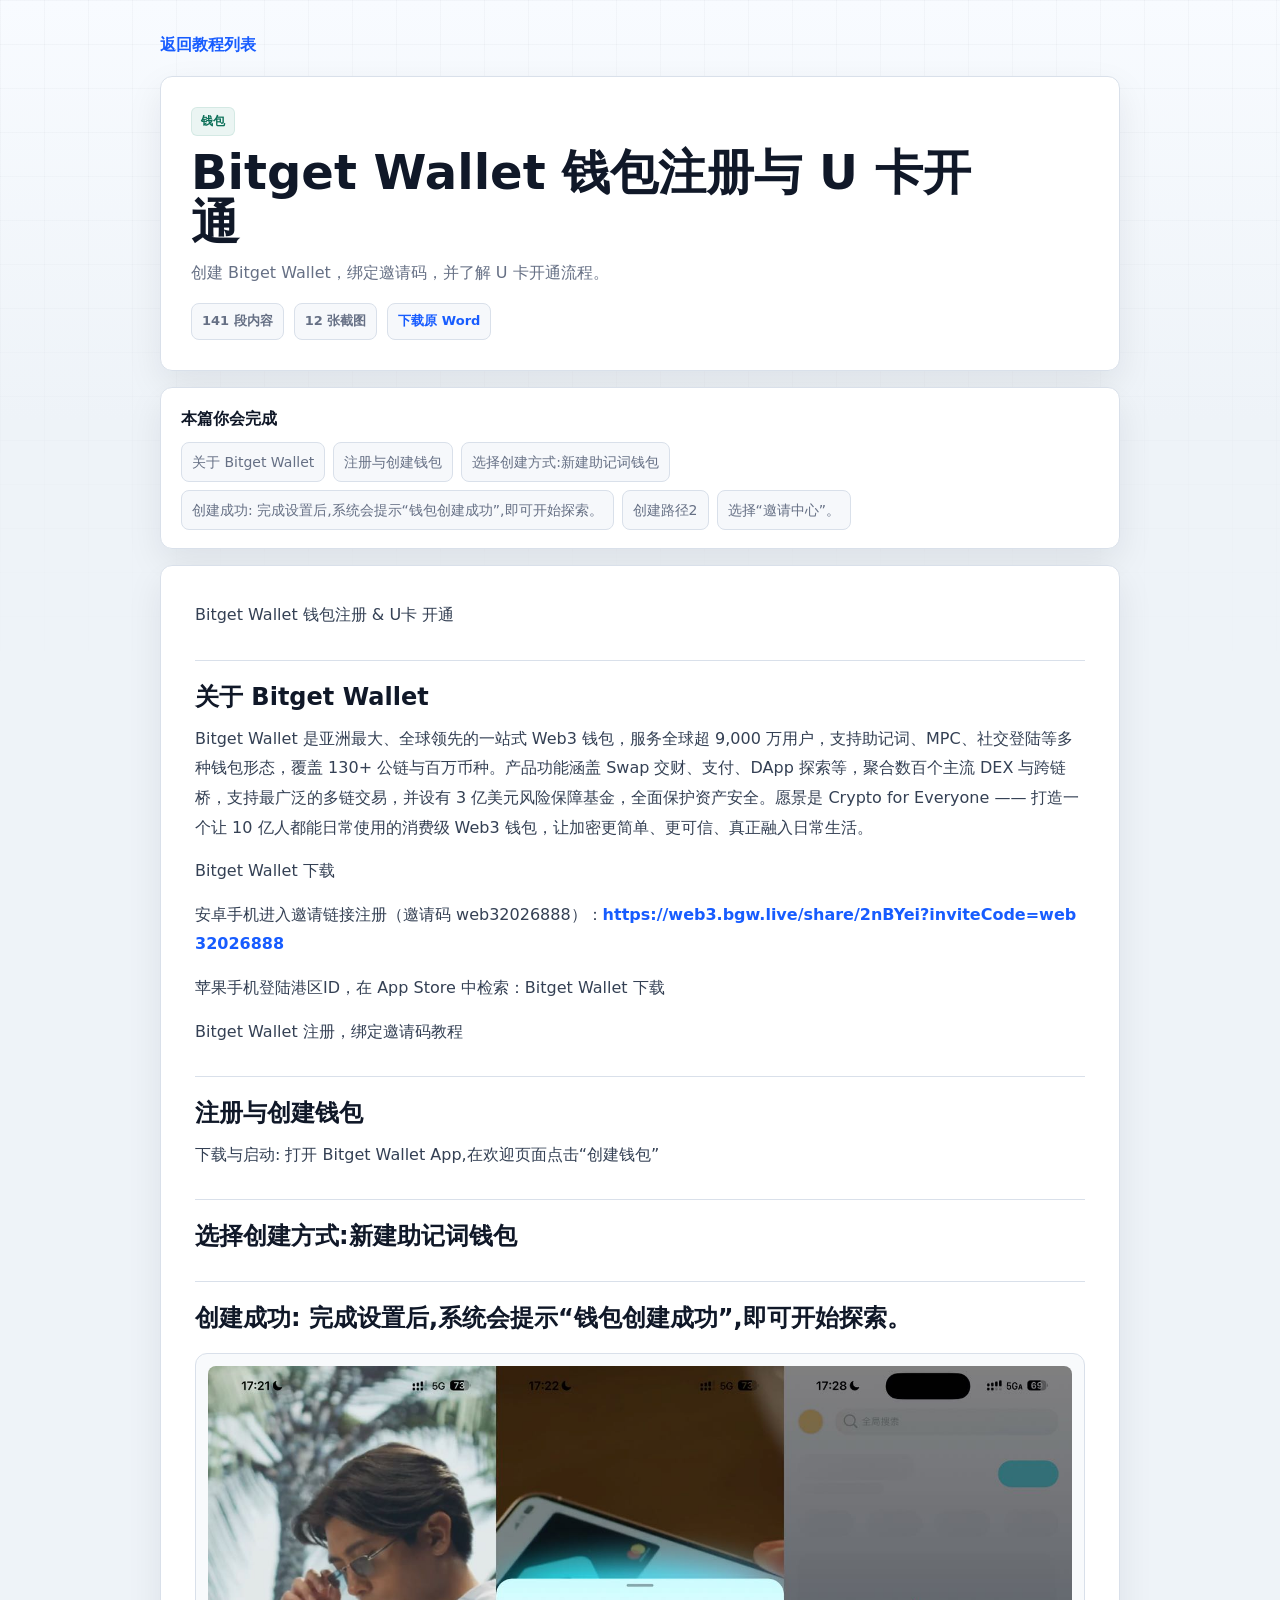
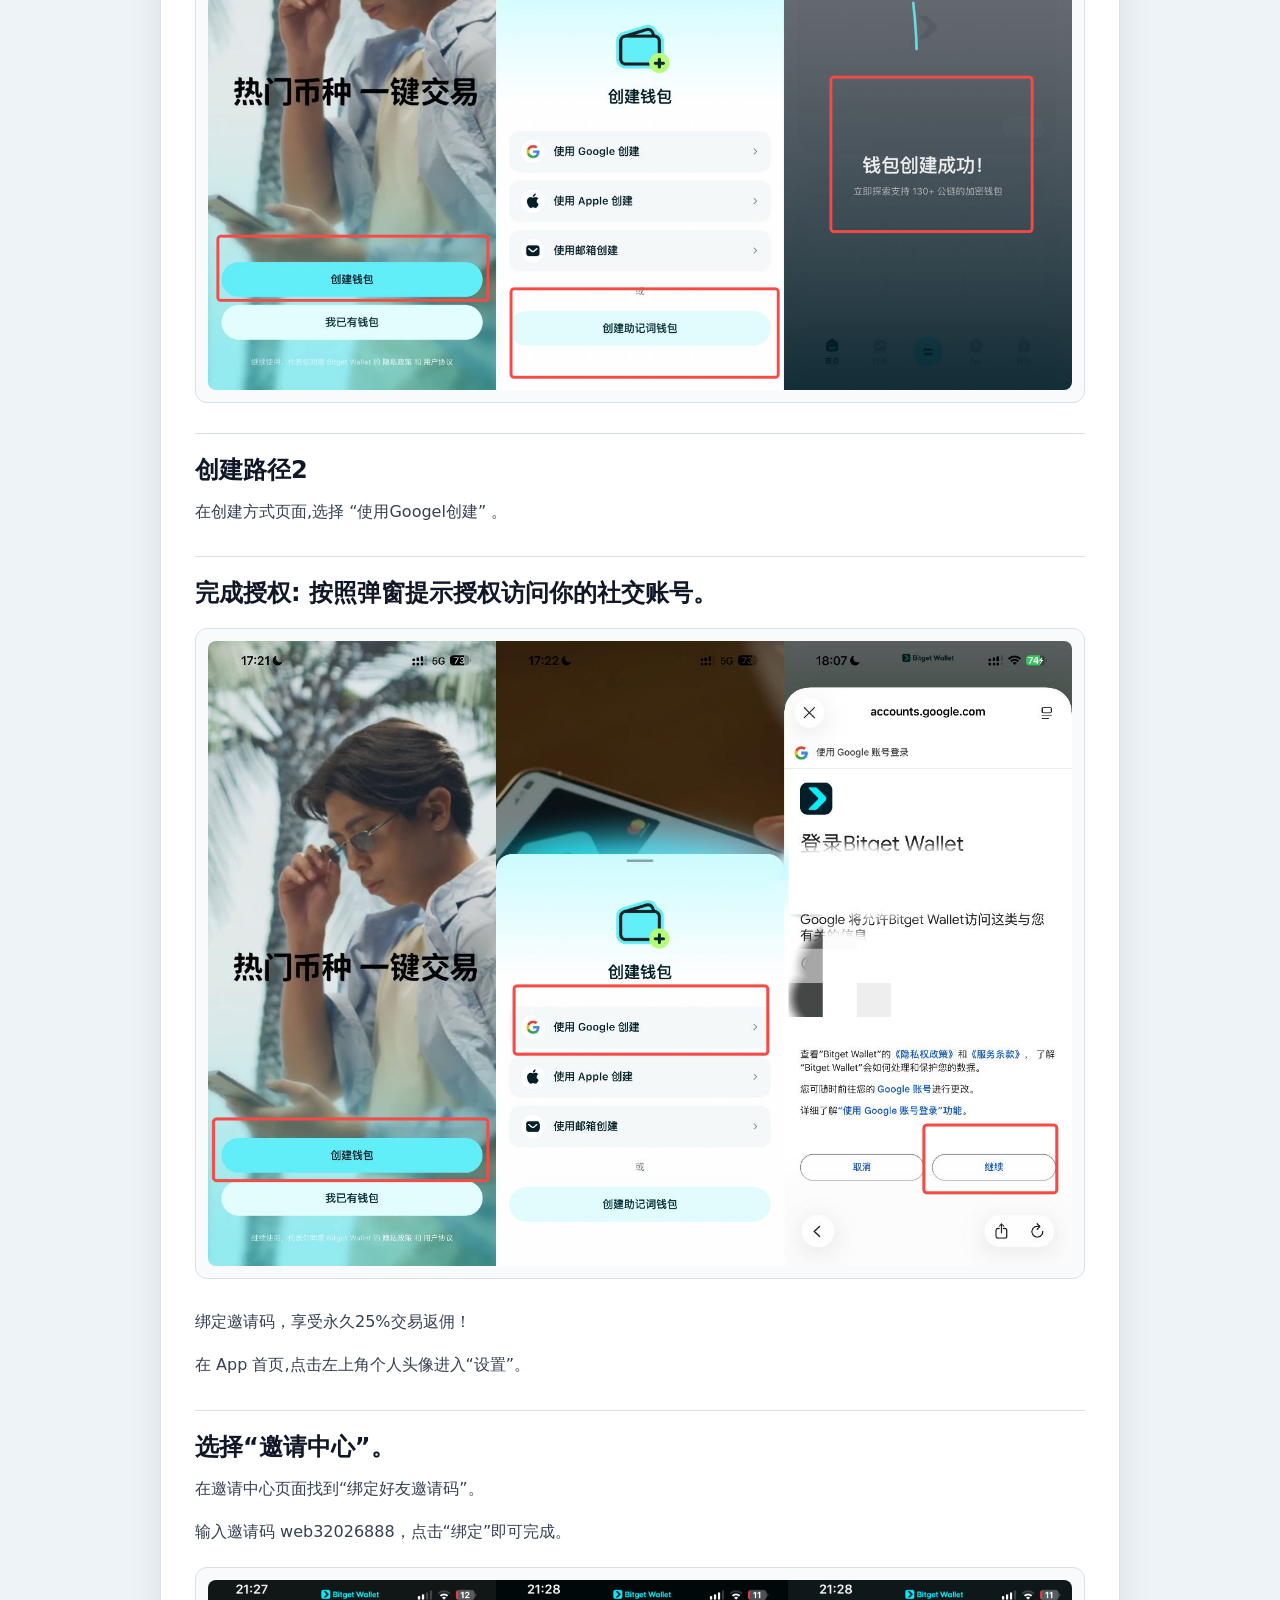
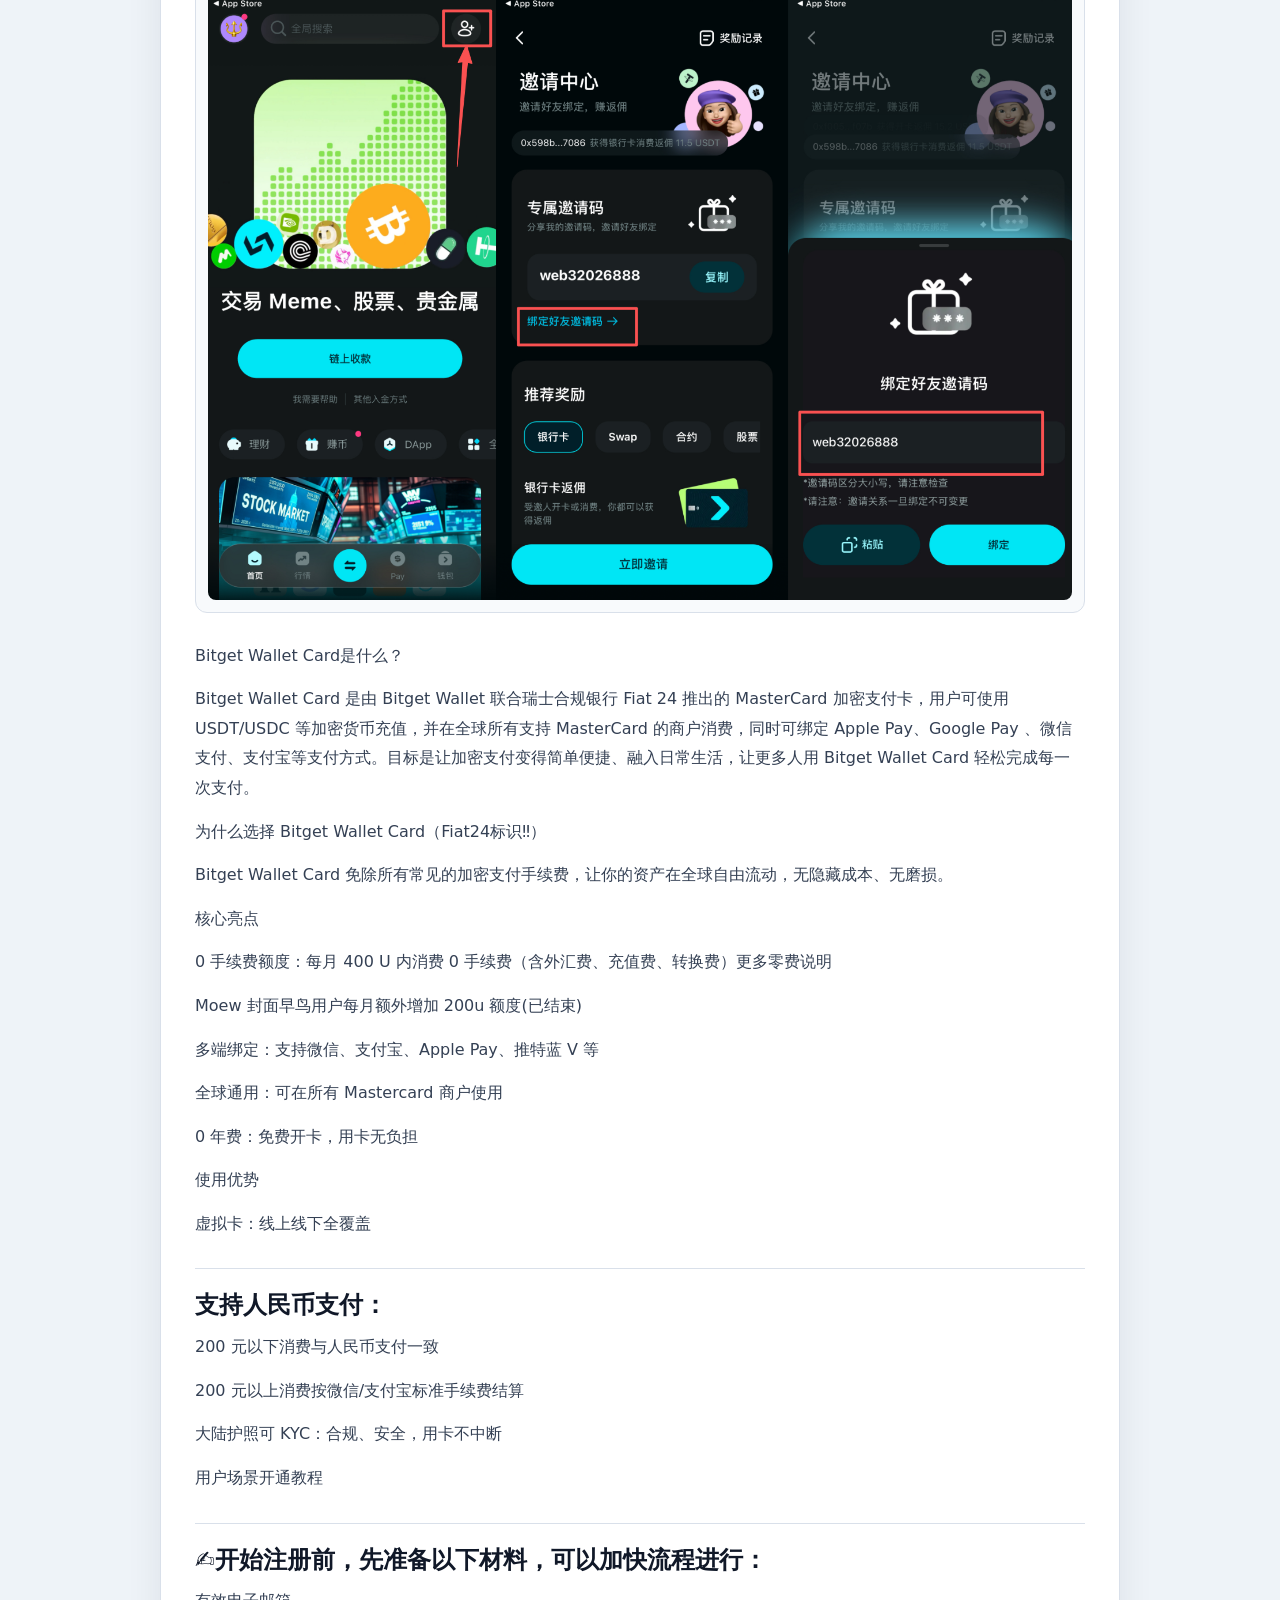
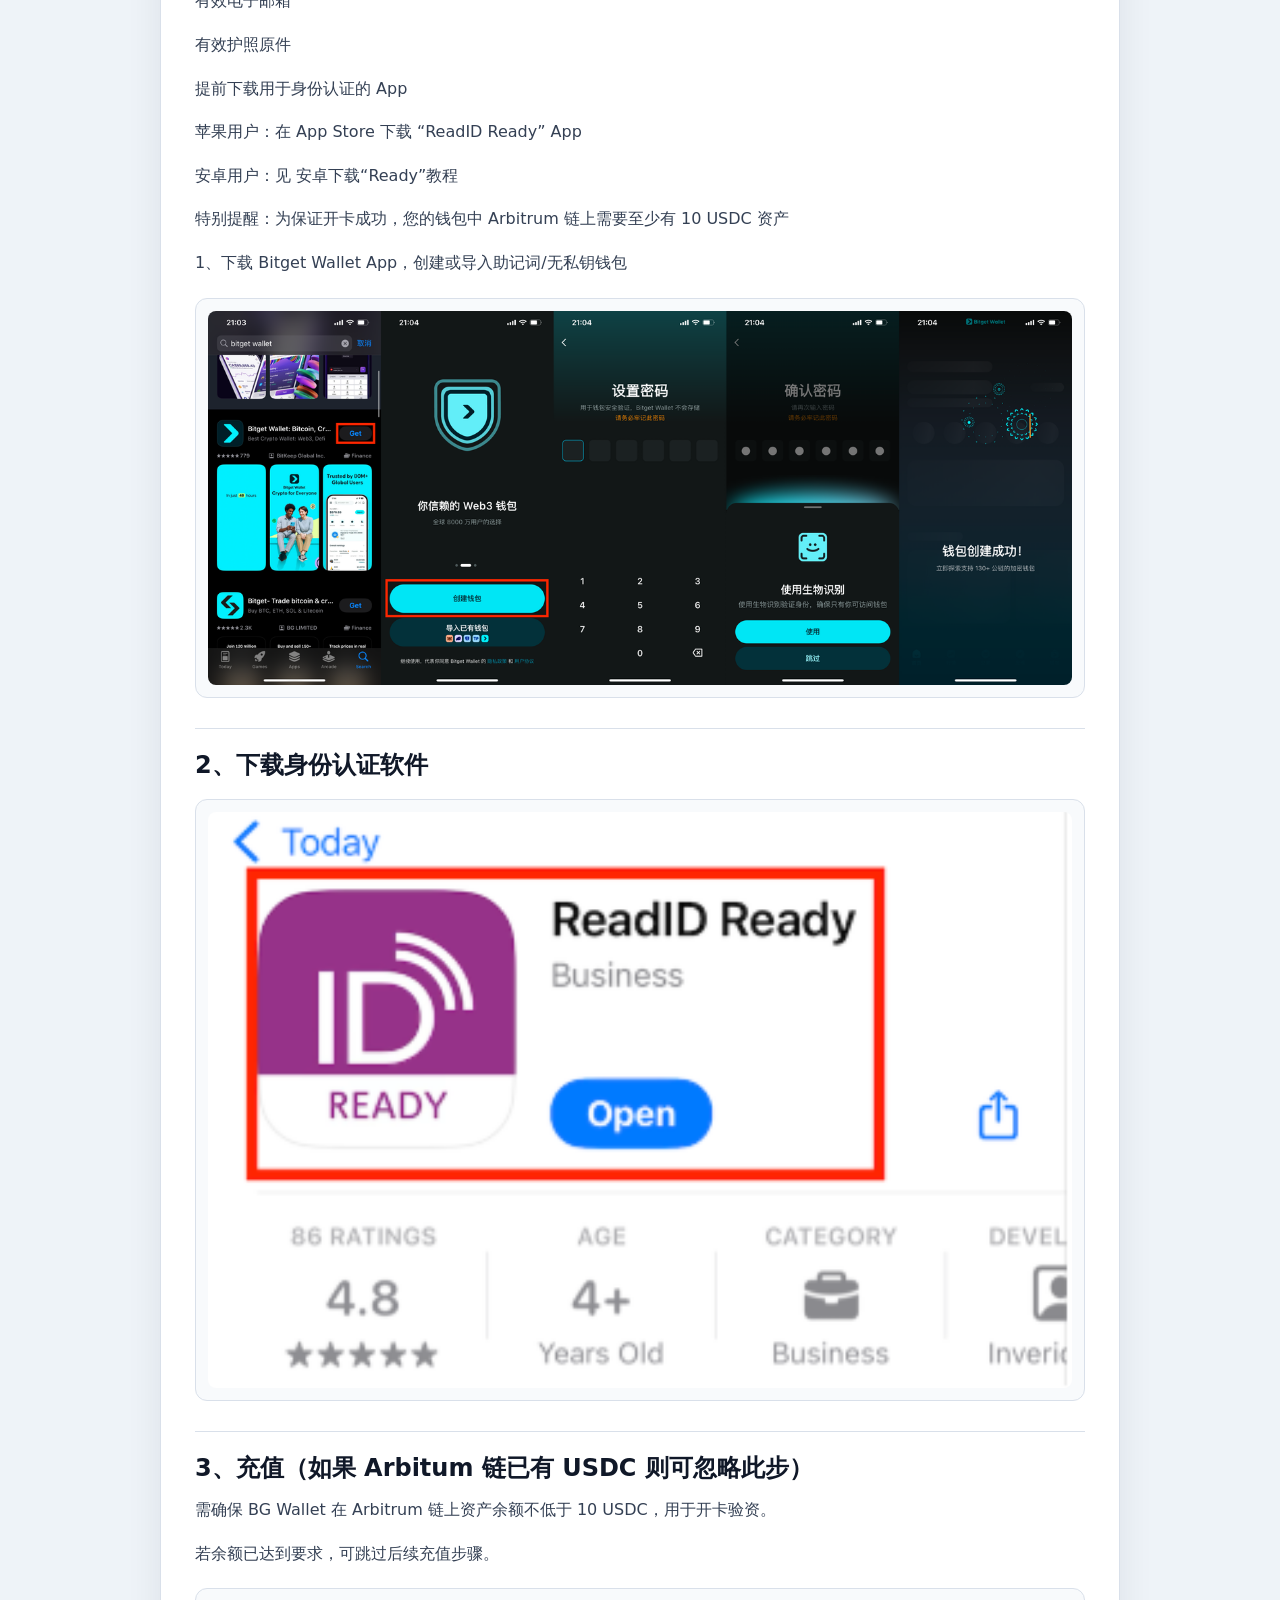
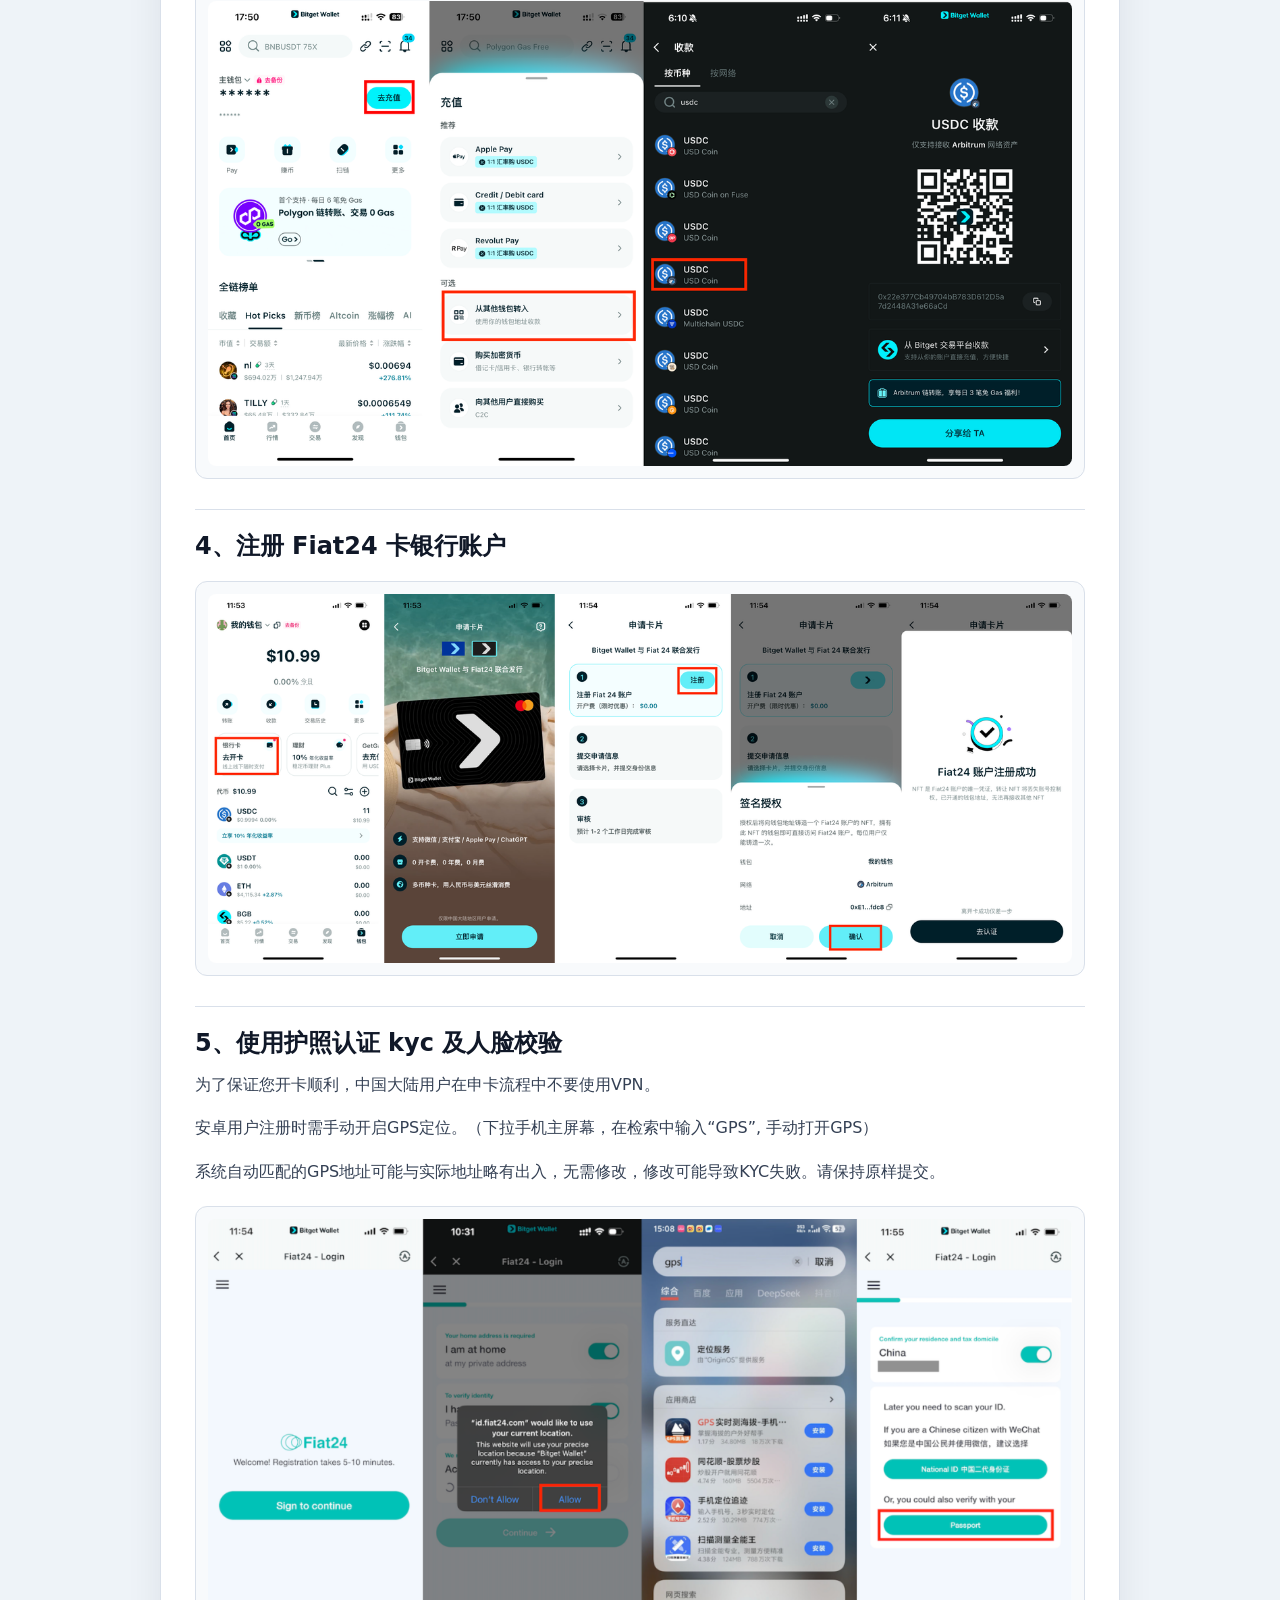
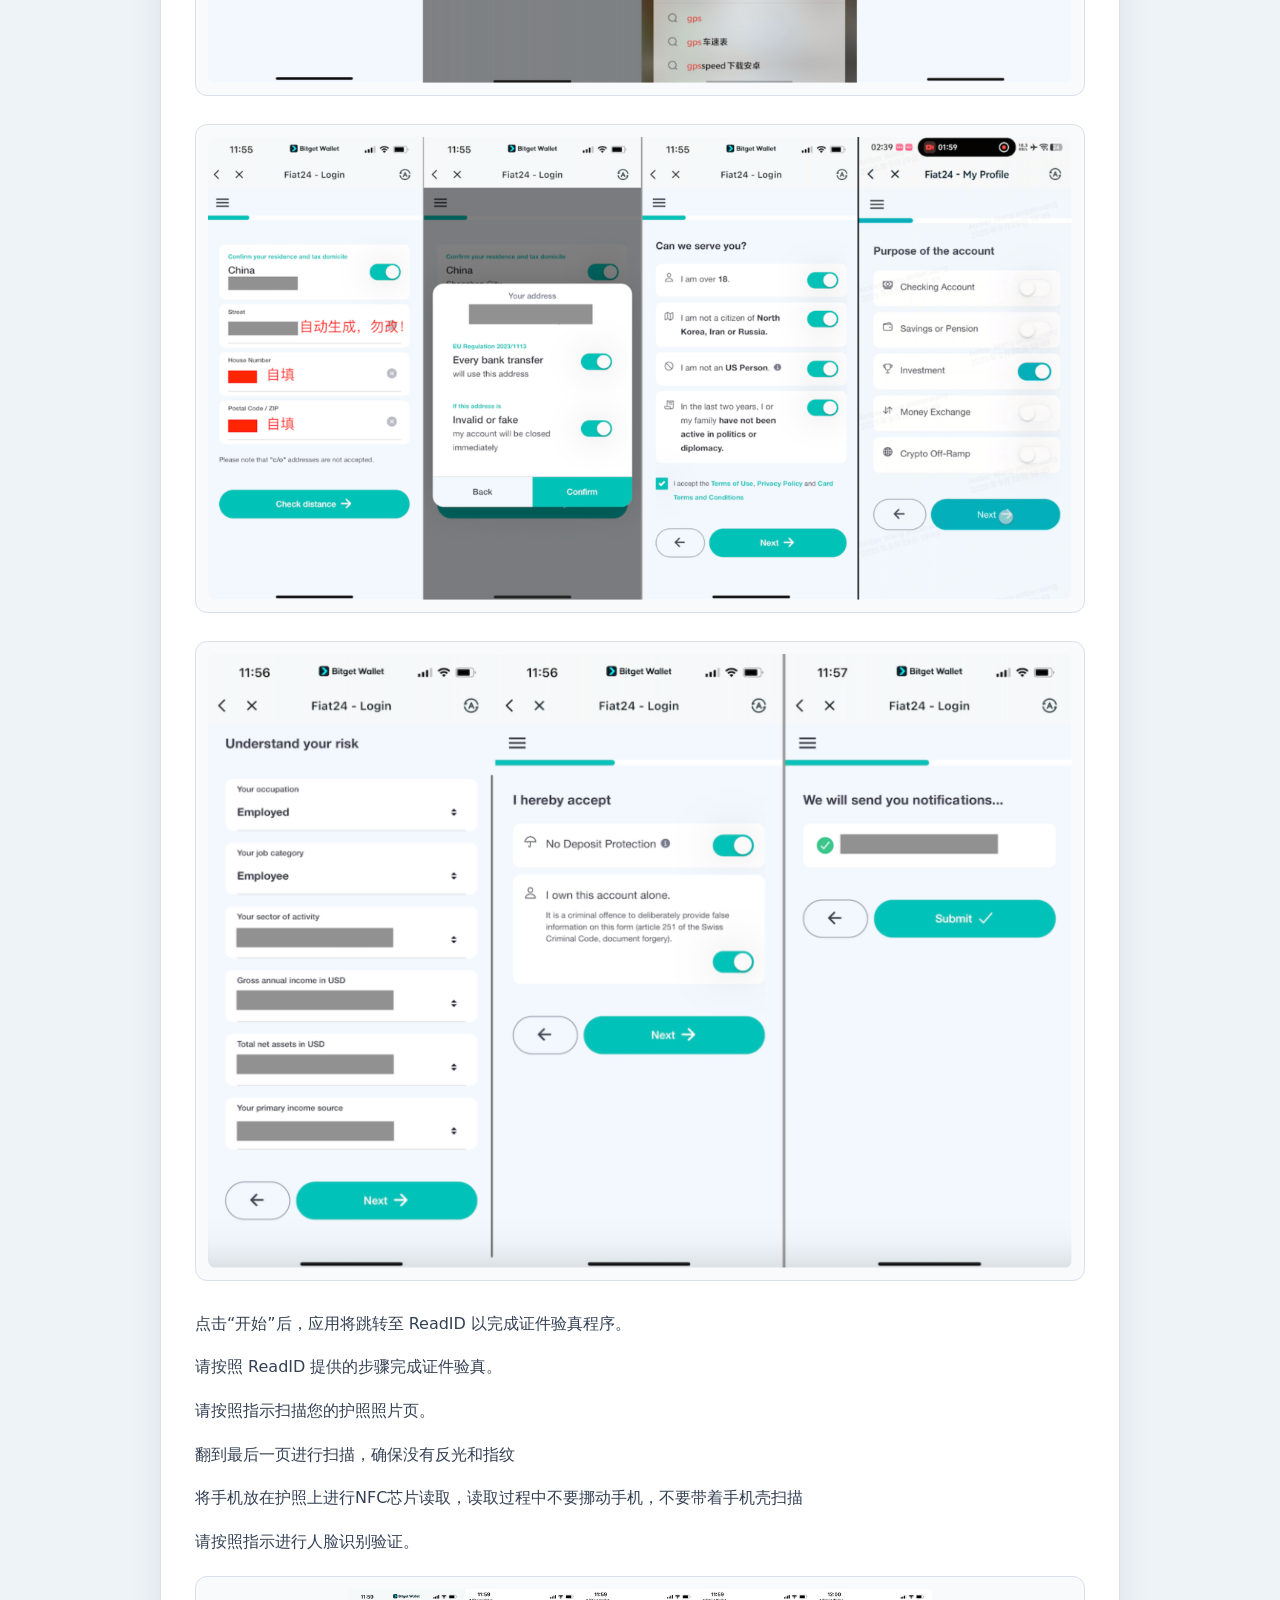
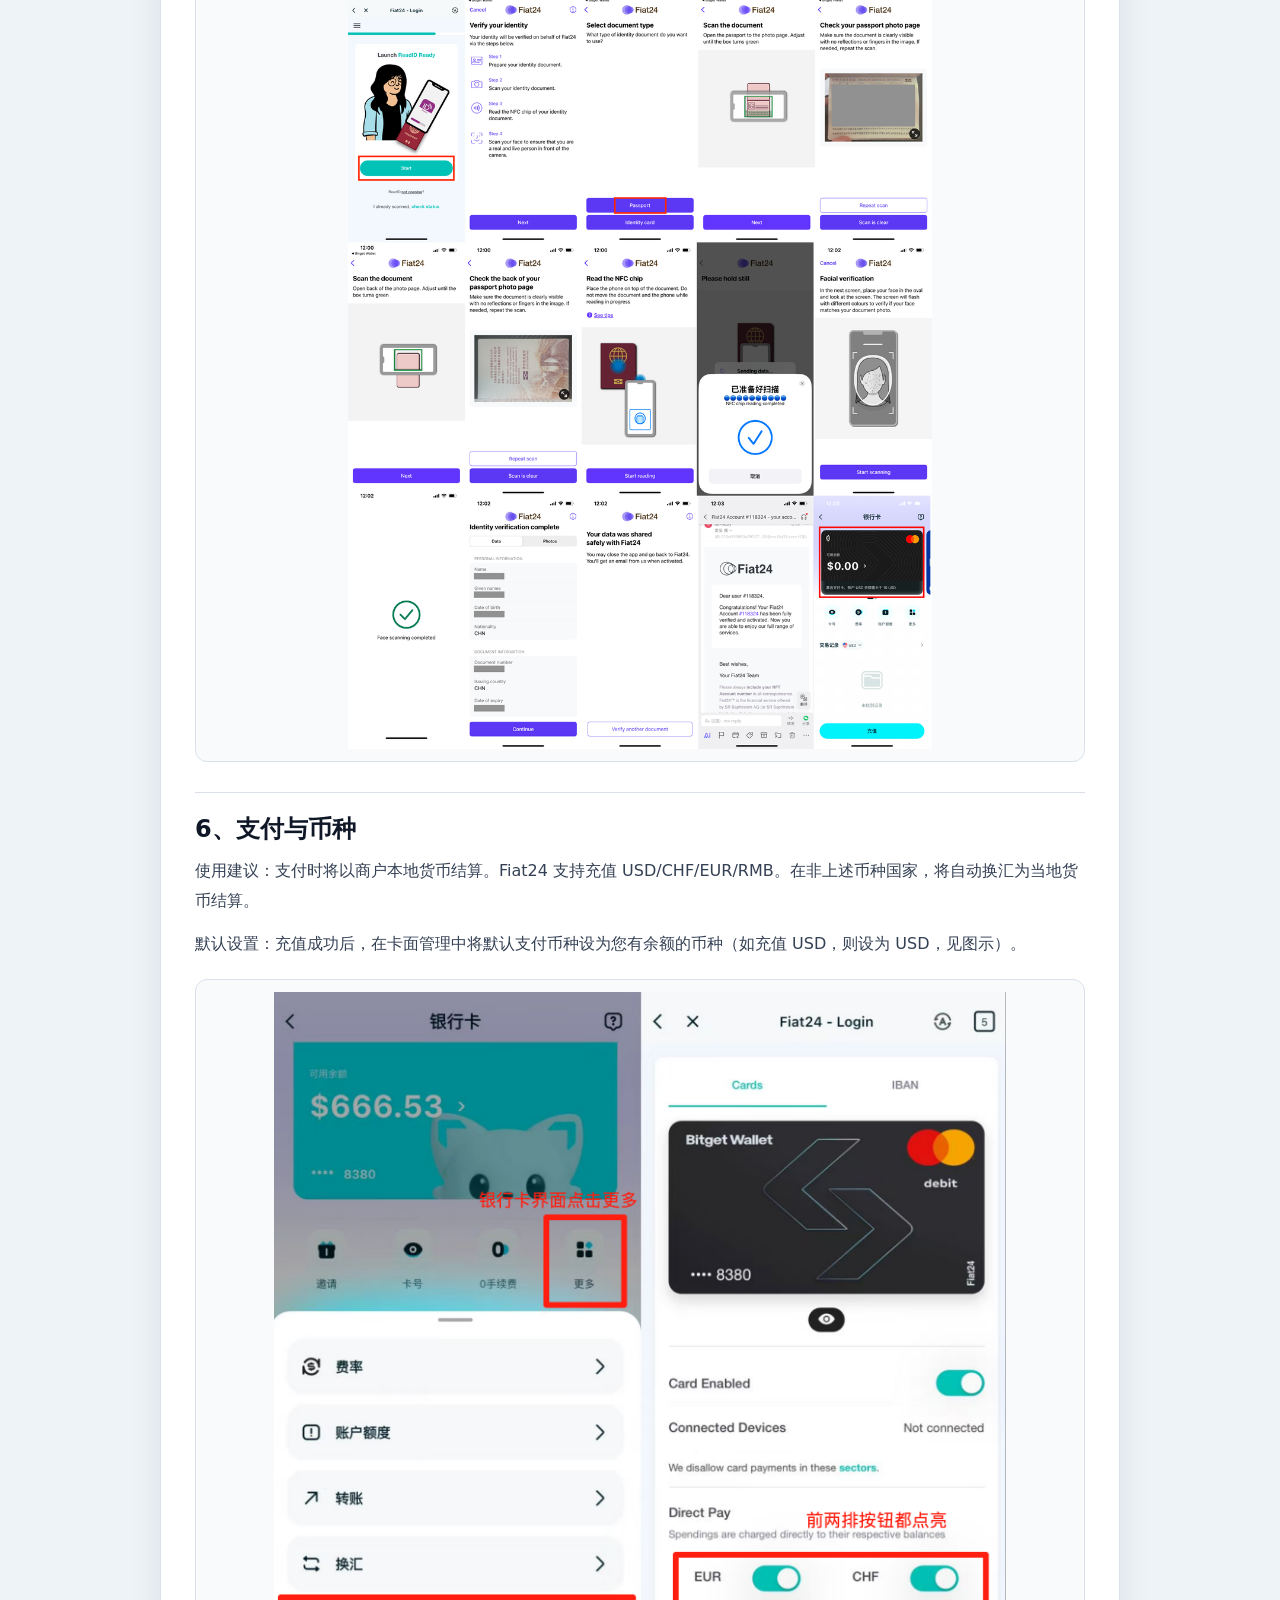
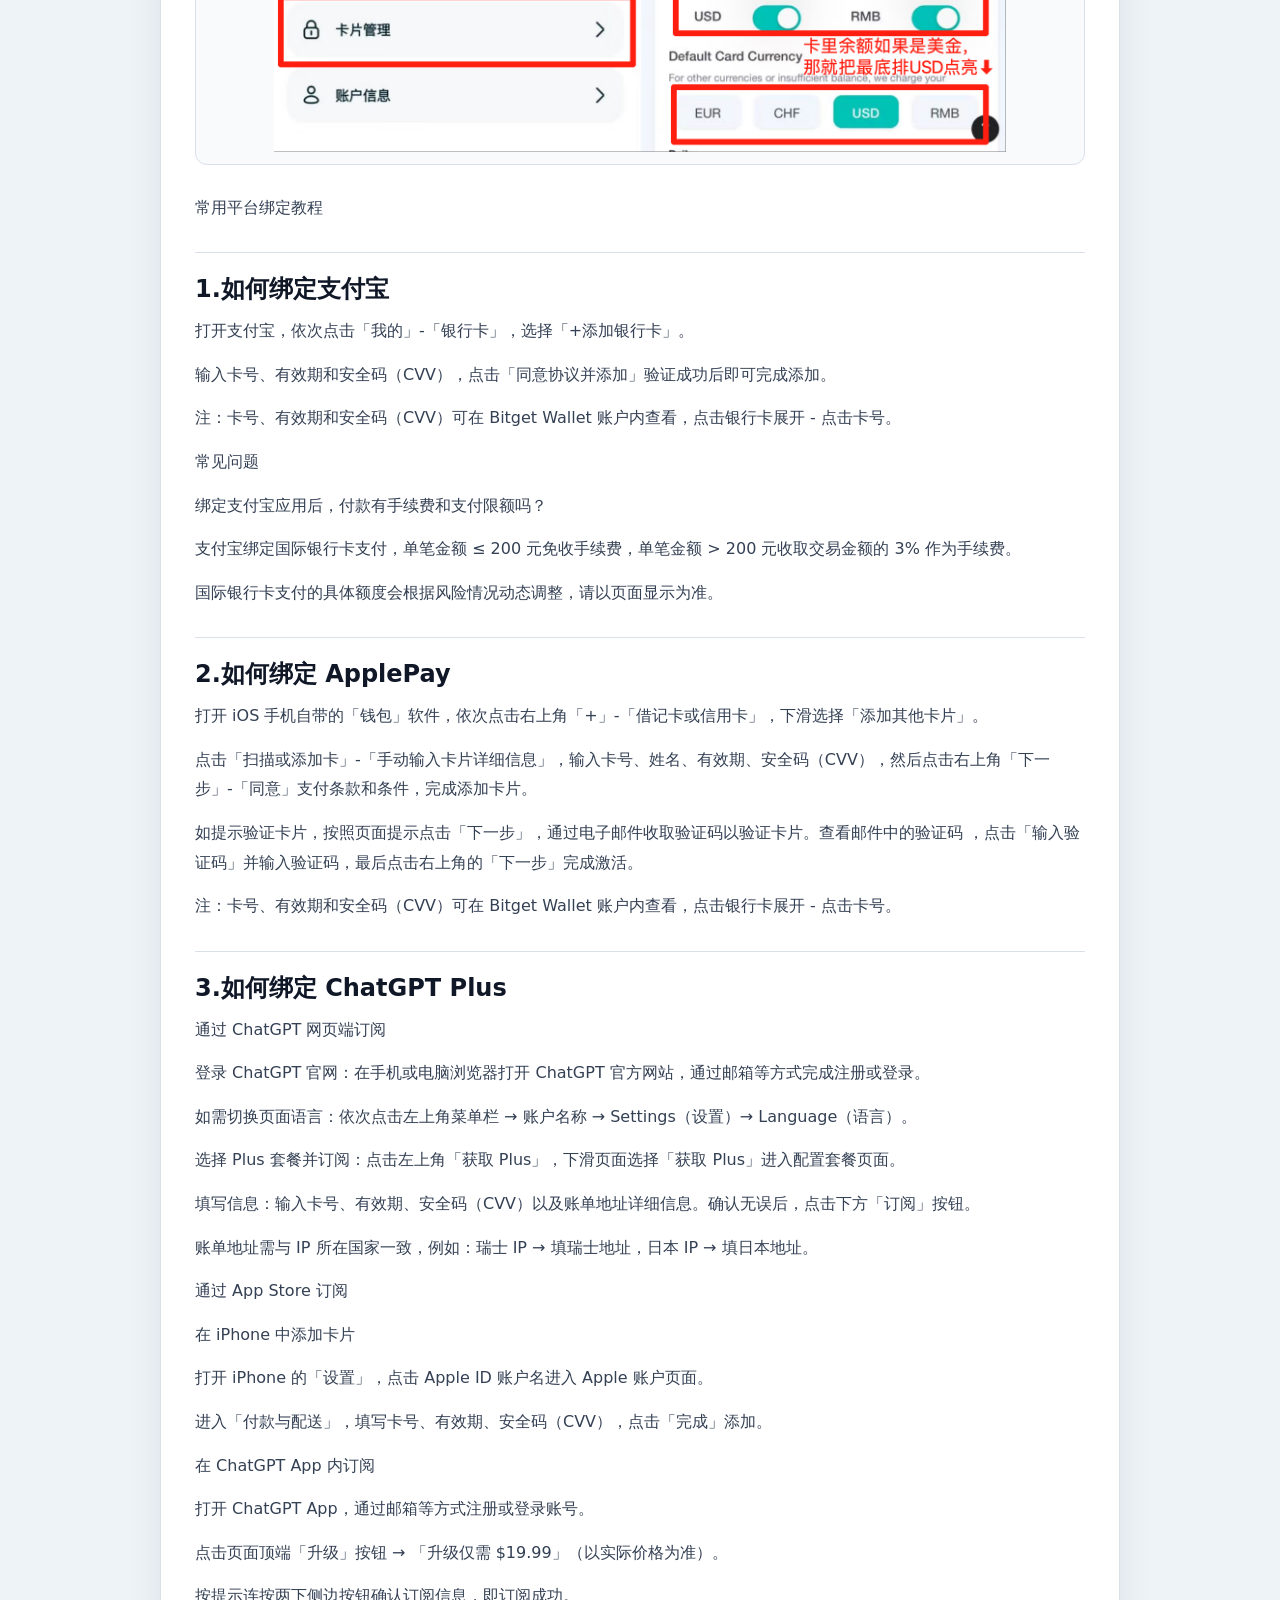
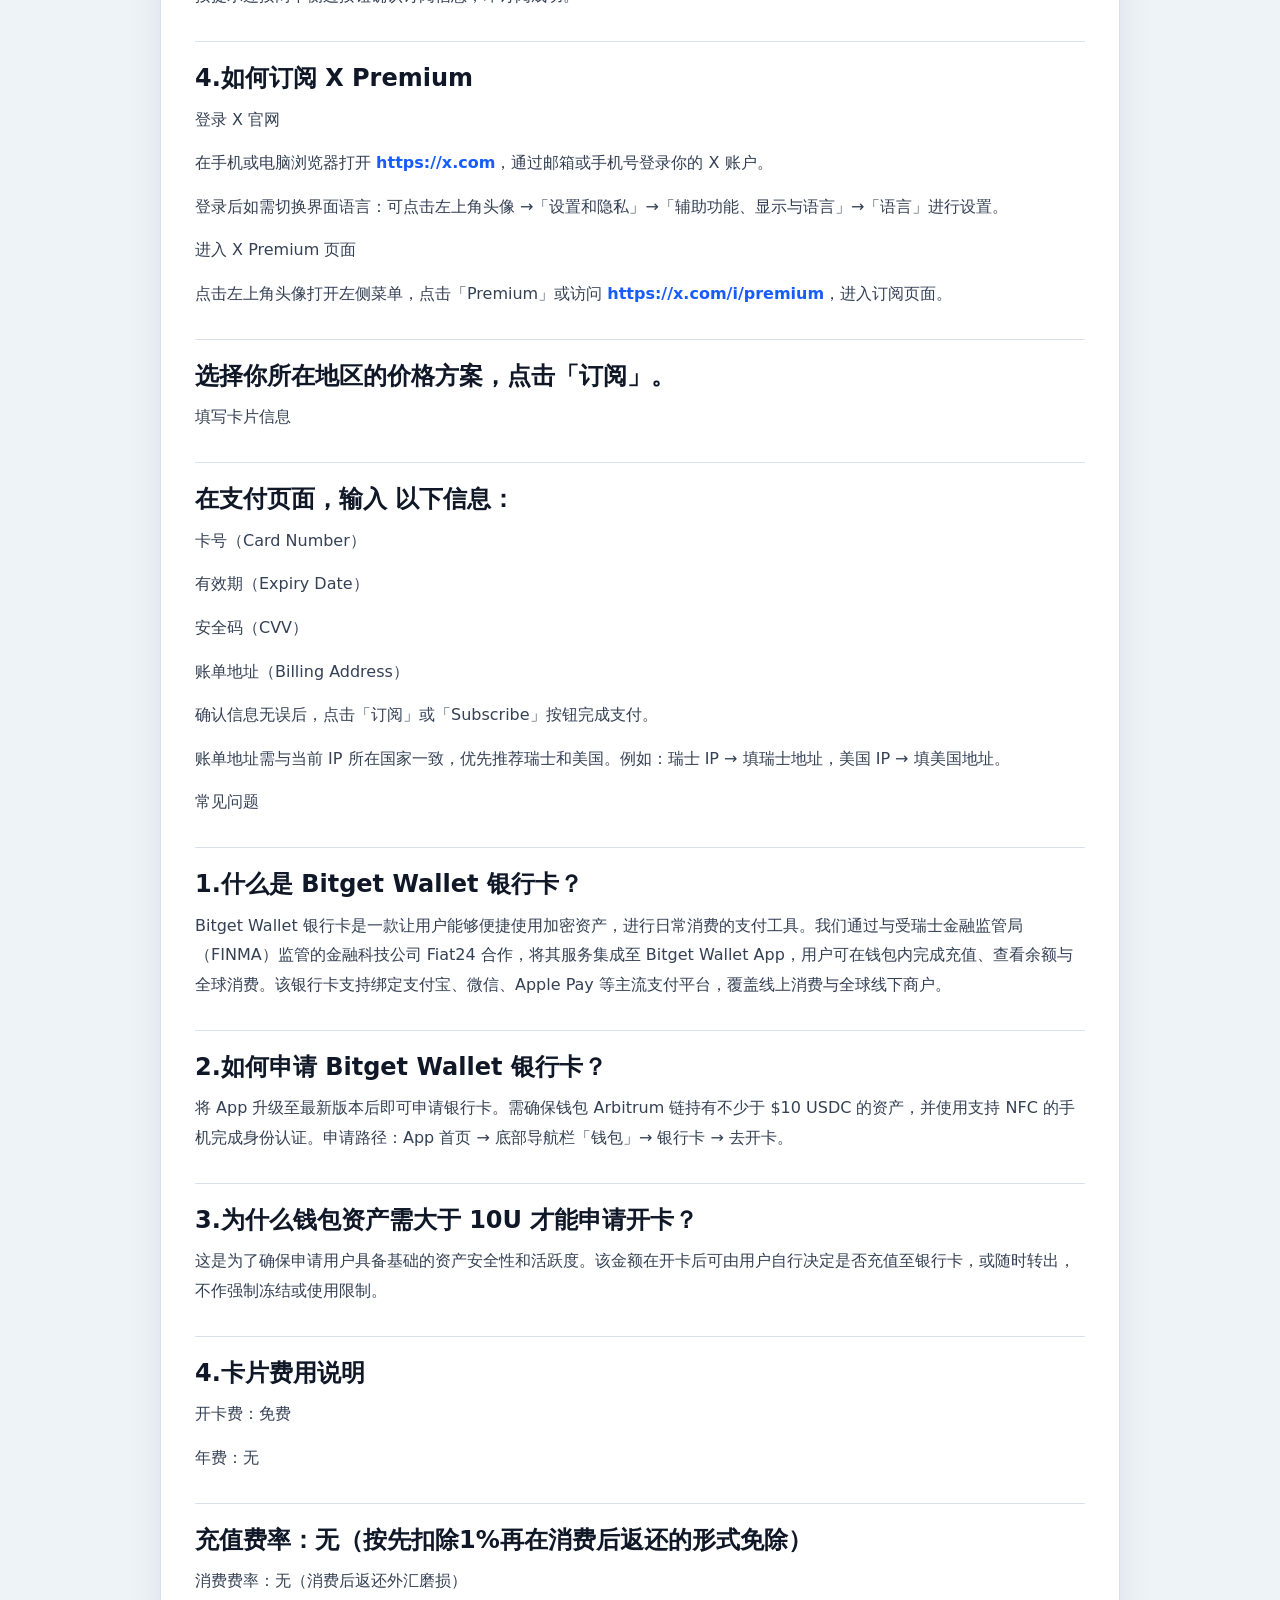
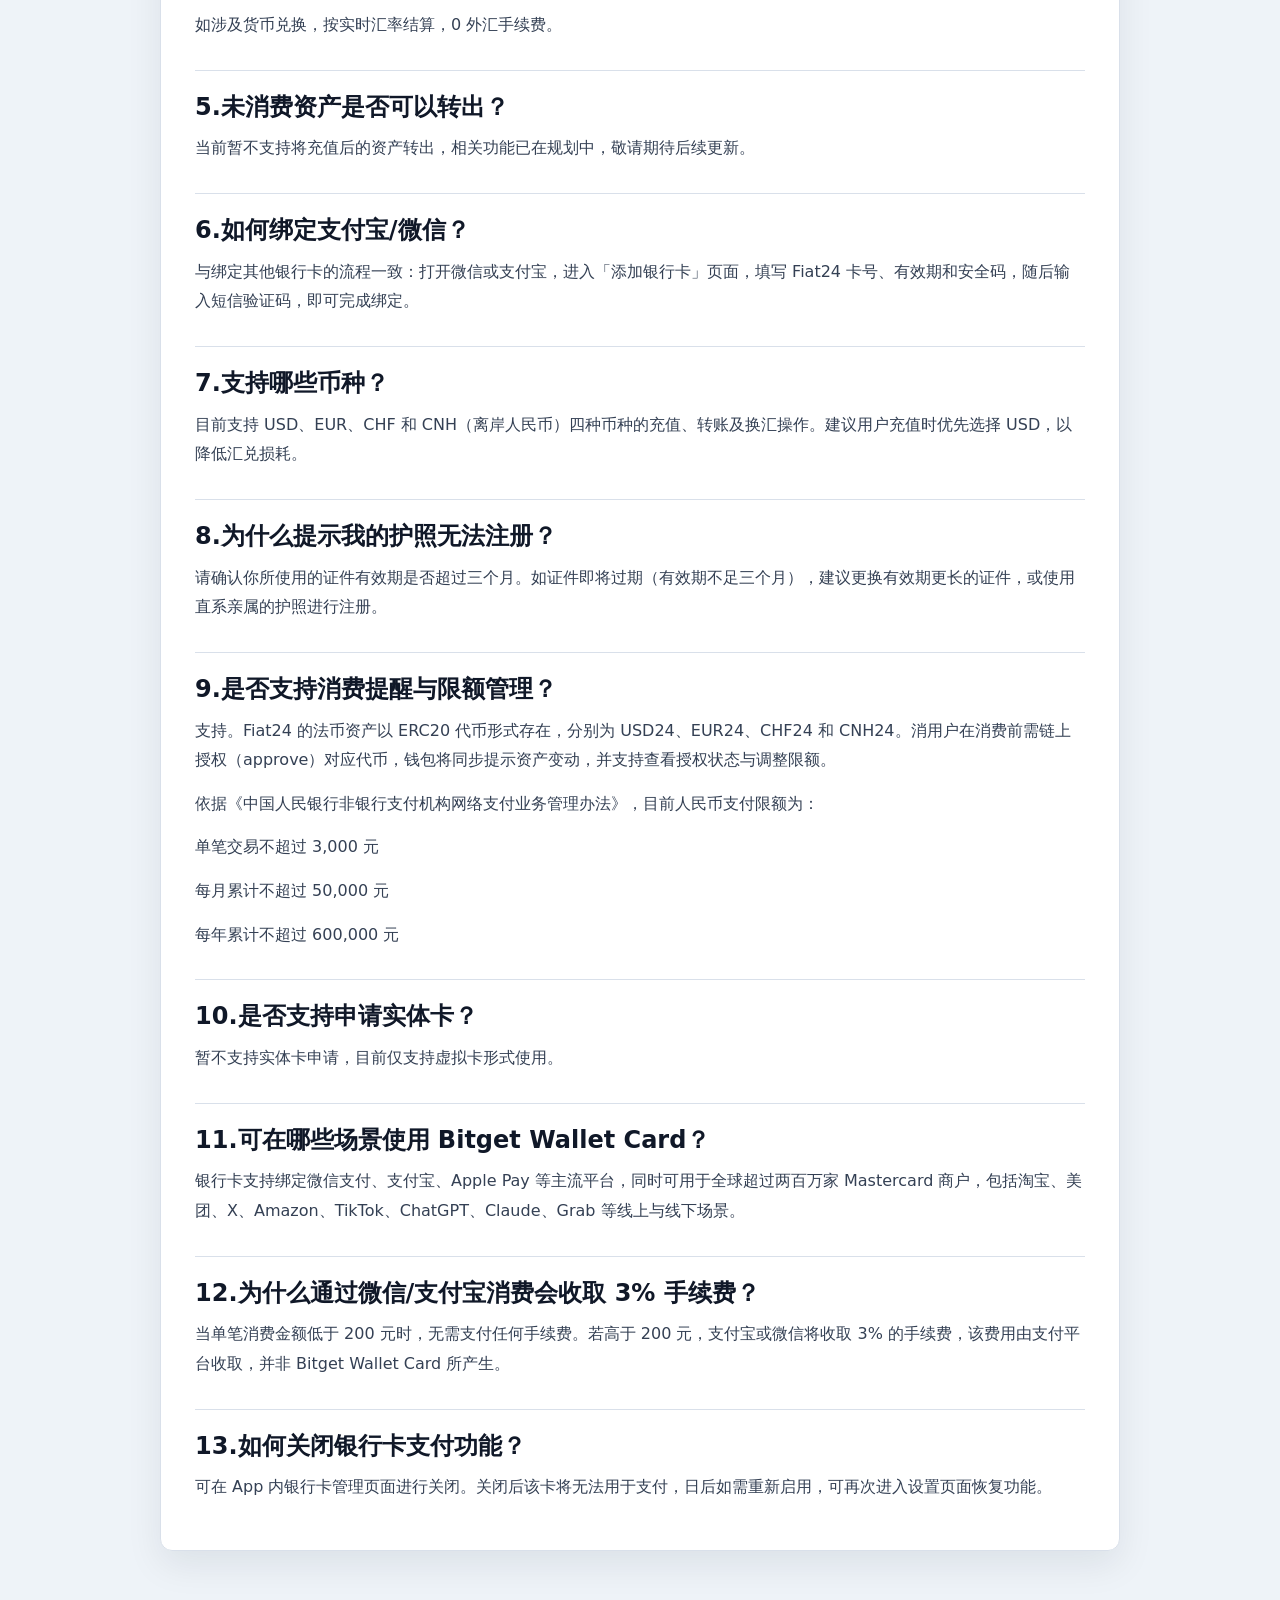
<file: tutorials/bitget-wallet-register-ucard.html>
<!doctype html>
<html lang="zh-CN">
  <head>
    <meta charset="UTF-8" />
    <meta name="viewport" content="width=device-width, initial-scale=1.0" />
    <title>Bitget Wallet 钱包注册与 U 卡开通 | 投资导航教程</title>
    <meta name="description" content="创建 Bitget Wallet，绑定邀请码，并了解 U 卡开通流程。" />
    <link rel="stylesheet" href="../styles.css?v=20260623-premium-3" />
    <link rel="stylesheet" href="../tutorial.css?v=20260623-2" />
  </head>
  <body class="tutorial-page">
    <main class="tutorial-layout">
      <a class="back-link" href="../index.html#tutorials">返回教程列表</a>
      <article class="tutorial-article">
        <header class="tutorial-hero">
          <span class="tag">钱包</span>
          <h1>Bitget Wallet 钱包注册与 U 卡开通</h1>
          <p>创建 Bitget Wallet，绑定邀请码，并了解 U 卡开通流程。</p>
          <div class="tutorial-meta">
            <span>141 段内容</span>
            <span>12 张截图</span>
            <a href="../assets/docs/bitget-wallet-register-ucard.docx" download>下载原 Word</a>
          </div>
        </header>
        <aside class="tutorial-summary">
          <strong>本篇你会完成</strong>
          <ol><li>关于 Bitget Wallet</li><li>注册与创建钱包</li><li>选择创建方式:新建助记词钱包</li><li>创建成功: 完成设置后,系统会提示“钱包创建成功”,即可开始探索。</li><li>创建路径2</li><li>选择“邀请中心”。</li></ol>
        </aside>
        <section class="tutorial-content">
          <p>Bitget Wallet 钱包注册 &amp; U卡 开通</p><h2>关于 Bitget Wallet</h2><p>Bitget Wallet 是亚洲最大、全球领先的一站式 Web3 钱包，服务全球超 9,000 万用户，支持助记词、MPC、社交登陆等多种钱包形态，覆盖 130+ 公链与百万币种。产品功能涵盖 Swap 交财、支付、DApp 探索等，聚合数百个主流 DEX 与跨链桥，支持最广泛的多链交易，并设有 3 亿美元风险保障基金，全面保护资产安全。愿景是 Crypto for Everyone —— 打造一个让 10 亿人都能日常使用的消费级 Web3 钱包，让加密更简单、更可信、真正融入日常生活。</p><p>Bitget Wallet 下载</p><p>安卓手机进入邀请链接注册（邀请码 web32026888）：<a href="https://web3.bgw.live/share/2nBYei?inviteCode=web32026888" target="_blank" rel="noreferrer">https://web3.bgw.live/share/2nBYei?inviteCode=web32026888</a></p><p>苹果手机登陆港区ID，在 App Store 中检索：Bitget Wallet 下载</p><p>Bitget Wallet 注册，绑定邀请码教程</p><h2>注册与创建钱包</h2><p>下载与启动: 打开 Bitget Wallet App,在欢迎页面点击“创建钱包”</p><h2>选择创建方式:新建助记词钱包</h2><h2>创建成功: 完成设置后,系统会提示“钱包创建成功”,即可开始探索。</h2><figure class="tutorial-figure"><img src="../assets/tutorials/bitget-wallet-register-ucard/image-01.png" alt="教程截图 11" loading="lazy" /></figure><h2>创建路径2</h2><p>在创建方式页面,选择 “使用Googel创建” 。</p><h2>完成授权: 按照弹窗提示授权访问你的社交账号。</h2><figure class="tutorial-figure"><img src="../assets/tutorials/bitget-wallet-register-ucard/image-02.png" alt="教程截图 14" loading="lazy" /></figure><p>绑定邀请码，享受永久25%交易返佣！</p><p>在 App 首页,点击左上角个人头像进入“设置”。</p><h2>选择“邀请中心”。</h2><p>在邀请中心页面找到“绑定好友邀请码”。</p><p>输入邀请码 web32026888，点击“绑定”即可完成。</p><figure class="tutorial-figure"><img src="../assets/tutorials/bitget-wallet-register-ucard/image-03.png" alt="教程截图 19" loading="lazy" /></figure><p>Bitget Wallet Card是什么？</p><p>Bitget Wallet Card 是由 Bitget Wallet 联合瑞士合规银行 Fiat 24 推出的 MasterCard 加密支付卡，用户可使用 USDT/USDC 等加密货币充值，并在全球所有支持 MasterCard 的商户消费，同时可绑定 Apple Pay、Google Pay 、微信支付、支付宝等支付方式。目标是让加密支付变得简单便捷、融入日常生活，让更多人用 Bitget Wallet Card 轻松完成每一次支付。</p><p>为什么选择 Bitget Wallet Card（Fiat24标识‼️）</p><p>Bitget Wallet Card 免除所有常见的加密支付手续费，让你的资产在全球自由流动，无隐藏成本、无磨损。</p><p>核心亮点</p><p>0 手续费额度：每月 400 U 内消费 0 手续费（含外汇费、充值费、转换费）更多零费说明</p><p>Moew 封面早鸟用户每月额外增加 200u 额度(已结束)</p><p>多端绑定：支持微信、支付宝、Apple Pay、推特蓝 V 等</p><p>全球通用：可在所有 Mastercard 商户使用</p><p>0 年费：免费开卡，用卡无负担</p><p>使用优势</p><p>虚拟卡：线上线下全覆盖</p><h2>支持人民币支付：</h2><p>200 元以下消费与人民币支付一致</p><p>200 元以上消费按微信/支付宝标准手续费结算</p><p>大陆护照可 KYC：合规、安全，用卡不中断</p><p>用户场景开通教程</p><h2>✍️开始注册前，先准备以下材料，可以加快流程进行：</h2><p>有效电子邮箱</p><p>有效护照原件</p><p>提前下载用于身份认证的 App</p><p>苹果用户：在 App Store 下载 “ReadID Ready” App</p><p>安卓用户：见 安卓下载“Ready”教程</p><p>特别提醒：为保证开卡成功，您的钱包中 Arbitrum 链上需要至少有 10 USDC 资产</p><p>1、下载 Bitget Wallet App，创建或导入助记词/无私钥钱包</p><figure class="tutorial-figure"><img src="../assets/tutorials/bitget-wallet-register-ucard/image-04.png" alt="教程截图 44" loading="lazy" /></figure><h2>2、下载身份认证软件</h2><figure class="tutorial-figure"><img src="../assets/tutorials/bitget-wallet-register-ucard/image-05.png" alt="教程截图 45" loading="lazy" /></figure><h2>3、充值（如果 Arbitum 链已有 USDC 则可忽略此步）</h2><p>需确保 BG Wallet 在 Arbitrum 链上资产余额不低于 10 USDC，用于开卡验资。</p><p>若余额已达到要求，可跳过后续充值步骤。</p><figure class="tutorial-figure"><img src="../assets/tutorials/bitget-wallet-register-ucard/image-06.png" alt="教程截图 48" loading="lazy" /></figure><h2>4、注册 Fiat24 卡银行账户</h2><figure class="tutorial-figure"><img src="../assets/tutorials/bitget-wallet-register-ucard/image-07.png" alt="教程截图 49" loading="lazy" /></figure><h2>5、使用护照认证 kyc 及人脸校验</h2><p>为了保证您开卡顺利，中国大陆用户在申卡流程中不要使用VPN。</p><p>安卓用户注册时需手动开启GPS定位。（下拉手机主屏幕，在检索中输入“GPS”, 手动打开GPS）</p><p>系统自动匹配的GPS地址可能与实际地址略有出入，无需修改，修改可能导致KYC失败。请保持原样提交。</p><figure class="tutorial-figure"><img src="../assets/tutorials/bitget-wallet-register-ucard/image-08.png" alt="教程截图 53" loading="lazy" /></figure><figure class="tutorial-figure"><img src="../assets/tutorials/bitget-wallet-register-ucard/image-09.png" alt="教程截图 53" loading="lazy" /></figure><figure class="tutorial-figure"><img src="../assets/tutorials/bitget-wallet-register-ucard/image-10.png" alt="教程截图 53" loading="lazy" /></figure><p>点击“开始”后，应用将跳转至 ReadID 以完成证件验真程序。</p><p>请按照 ReadID 提供的步骤完成证件验真。</p><p>请按照指示扫描您的护照照片页。</p><p>翻到最后一页进行扫描，确保没有反光和指纹</p><p>将手机放在护照上进行NFC芯片读取，读取过程中不要挪动手机，不要带着手机壳扫描</p><p>请按照指示进行人脸识别验证。</p><figure class="tutorial-figure"><img src="../assets/tutorials/bitget-wallet-register-ucard/image-11.png" alt="教程截图 59" loading="lazy" /></figure><h2>6、支付与币种</h2><p>使用建议：支付时将以商户本地货币结算。Fiat24 支持充值 USD/CHF/EUR/RMB。在非上述币种国家，将自动换汇为当地货币结算。</p><p>默认设置：充值成功后，在卡面管理中将默认支付币种设为您有余额的币种（如充值 USD，则设为 USD，见图示）。</p><figure class="tutorial-figure"><img src="../assets/tutorials/bitget-wallet-register-ucard/image-12.png" alt="教程截图 62" loading="lazy" /></figure><p>常用平台绑定教程</p><h2>1.如何绑定支付宝</h2><p>打开支付宝，依次点击「我的」-「银行卡」，选择「+添加银行卡」。</p><p>输入卡号、有效期和安全码（CVV），点击「同意协议并添加」验证成功后即可完成添加。</p><p>注：卡号、有效期和安全码（CVV）可在 Bitget Wallet 账户内查看，点击银行卡展开 - 点击卡号。</p><p>常见问题</p><p>绑定支付宝应用后，付款有手续费和支付限额吗？</p><p>支付宝绑定国际银行卡支付，单笔金额 ≤ 200 元免收手续费，单笔金额 &gt; 200 元收取交易金额的 3% 作为手续费。</p><p>国际银行卡支付的具体额度会根据风险情况动态调整，请以页面显示为准。</p><h2>2.如何绑定 ApplePay</h2><p>打开 iOS 手机自带的「钱包」软件，依次点击右上角「+」-「借记卡或信用卡」，下滑选择「添加其他卡片」。</p><p>点击「扫描或添加卡」-「手动输入卡片详细信息」，输入卡号、姓名、有效期、安全码（CVV），然后点击右上角「下一步」-「同意」支付条款和条件，完成添加卡片。</p><p>如提示验证卡片，按照页面提示点击「下一步」，通过电子邮件收取验证码以验证卡片。查看邮件中的验证码 ，点击「输入验证码」并输入验证码，最后点击右上角的「下一步」完成激活。</p><p>注：卡号、有效期和安全码（CVV）可在 Bitget Wallet 账户内查看，点击银行卡展开 - 点击卡号。</p><h2>3.如何绑定 ChatGPT Plus</h2><p>通过 ChatGPT 网页端订阅</p><p>登录 ChatGPT 官网：在手机或电脑浏览器打开 ChatGPT 官方网站，通过邮箱等方式完成注册或登录。</p><p>如需切换页面语言：依次点击左上角菜单栏 → 账户名称 → Settings（设置）→ Language（语言）。</p><p>选择 Plus 套餐并订阅：点击左上角「获取 Plus」，下滑页面选择「获取 Plus」进入配置套餐页面。</p><p>填写信息：输入卡号、有效期、安全码（CVV）以及账单地址详细信息。确认无误后，点击下方「订阅」按钮。</p><p>账单地址需与 IP 所在国家一致，例如：瑞士 IP → 填瑞士地址，日本 IP → 填日本地址。</p><p>通过 App Store 订阅</p><p>在 iPhone 中添加卡片</p><p>打开 iPhone 的「设置」，点击 Apple ID 账户名进入 Apple 账户页面。</p><p>进入「付款与配送」，填写卡号、有效期、安全码（CVV），点击「完成」添加。</p><p>在 ChatGPT App 内订阅</p><p>打开 ChatGPT App，通过邮箱等方式注册或登录账号。</p><p>点击页面顶端「升级」按钮 → 「升级仅需 $19.99」（以实际价格为准）。</p><p>按提示连按两下侧边按钮确认订阅信息，即订阅成功。</p><h2>4.如何订阅 X Premium</h2><p>登录 X 官网</p><p>在手机或电脑浏览器打开 <a href="https://x.com" target="_blank" rel="noreferrer">https://x.com</a>，通过邮箱或手机号登录你的 X 账户。</p><p>登录后如需切换界面语言：可点击左上角头像 →「设置和隐私」→「辅助功能、显示与语言」→「语言」进行设置。</p><p>进入 X Premium 页面</p><p>点击左上角头像打开左侧菜单，点击「Premium」或访问 <a href="https://x.com/i/premium" target="_blank" rel="noreferrer">https://x.com/i/premium</a>，进入订阅页面。</p><h2>选择你所在地区的价格方案，点击「订阅」。</h2><p>填写卡片信息</p><h2>在支付页面，输入 以下信息：</h2><p>卡号（Card Number）</p><p>有效期（Expiry Date）</p><p>安全码（CVV）</p><p>账单地址（Billing Address）</p><p>确认信息无误后，点击「订阅」或「Subscribe」按钮完成支付。</p><p>账单地址需与当前 IP 所在国家一致，优先推荐瑞士和美国。例如：瑞士 IP → 填瑞士地址，美国 IP → 填美国地址。</p><p>常见问题</p><h2>1.什么是 Bitget Wallet 银行卡？</h2><p>Bitget Wallet 银行卡是一款让用户能够便捷使用加密资产，进行日常消费的支付工具。我们通过与受瑞士金融监管局（FINMA）监管的金融科技公司 Fiat24 合作，将其服务集成至 Bitget Wallet App，用户可在钱包内完成充值、查看余额与全球消费。该银行卡支持绑定支付宝、微信、Apple Pay 等主流支付平台，覆盖线上消费与全球线下商户。</p><h2>2.如何申请 Bitget Wallet 银行卡？</h2><p>将 App 升级至最新版本后即可申请银行卡。需确保钱包 Arbitrum 链持有不少于 $10 USDC 的资产，并使用支持 NFC 的手机完成身份认证。申请路径：App 首页 → 底部导航栏「钱包」→ 银行卡 → 去开卡。</p><h2>3.为什么钱包资产需大于 10U 才能申请开卡？</h2><p>这是为了确保申请用户具备基础的资产安全性和活跃度。该金额在开卡后可由用户自行决定是否充值至银行卡，或随时转出，不作强制冻结或使用限制。</p><h2>4.卡片费用说明</h2><p>开卡费：免费</p><p>年费：无</p><h2>充值费率：无（按先扣除1%再在消费后返还的形式免除）</h2><p>消费费率：无（消费后返还外汇磨损）</p><p>如涉及货币兑换，按实时汇率结算，0 外汇手续费。</p><h2>5.未消费资产是否可以转出？</h2><p>当前暂不支持将充值后的资产转出，相关功能已在规划中，敬请期待后续更新。</p><h2>6.如何绑定支付宝/微信？</h2><p>与绑定其他银行卡的流程一致：打开微信或支付宝，进入「添加银行卡」页面，填写 Fiat24 卡号、有效期和安全码，随后输入短信验证码，即可完成绑定。</p><h2>7.支持哪些币种？</h2><p>目前支持 USD、EUR、CHF 和 CNH（离岸人民币）四种币种的充值、转账及换汇操作。建议用户充值时优先选择 USD，以降低汇兑损耗。</p><h2>8.为什么提示我的护照无法注册？</h2><p>请确认你所使用的证件有效期是否超过三个月。如证件即将过期（有效期不足三个月），建议更换有效期更长的证件，或使用直系亲属的护照进行注册。</p><h2>9.是否支持消费提醒与限额管理？</h2><p>支持。Fiat24 的法币资产以 ERC20 代币形式存在，分别为 USD24、EUR24、CHF24 和 CNH24。消用户在消费前需链上授权（approve）对应代币，钱包将同步提示资产变动，并支持查看授权状态与调整限额。</p><p>依据《中国人民银行非银行支付机构网络支付业务管理办法》，目前人民币支付限额为：</p><p>单笔交易不超过 3,000 元</p><p>每月累计不超过 50,000 元</p><p>每年累计不超过 600,000 元</p><h2>10.是否支持申请实体卡？</h2><p>暂不支持实体卡申请，目前仅支持虚拟卡形式使用。</p><h2>11.可在哪些场景使用 Bitget Wallet Card？</h2><p>银行卡支持绑定微信支付、支付宝、Apple Pay 等主流平台，同时可用于全球超过两百万家 Mastercard 商户，包括淘宝、美团、X、Amazon、TikTok、ChatGPT、Claude、Grab 等线上与线下场景。</p><h2>12.为什么通过微信/支付宝消费会收取 3% 手续费？</h2><p>当单笔消费金额低于 200 元时，无需支付任何手续费。若高于 200 元，支付宝或微信将收取 3% 的手续费，该费用由支付平台收取，并非 Bitget Wallet Card 所产生。</p><h2>13.如何关闭银行卡支付功能？</h2><p>可在 App 内银行卡管理页面进行关闭。关闭后该卡将无法用于支付，日后如需重新启用，可再次进入设置页面恢复功能。</p>
        </section>
      </article>
    </main>
  </body>
</html>
</file>
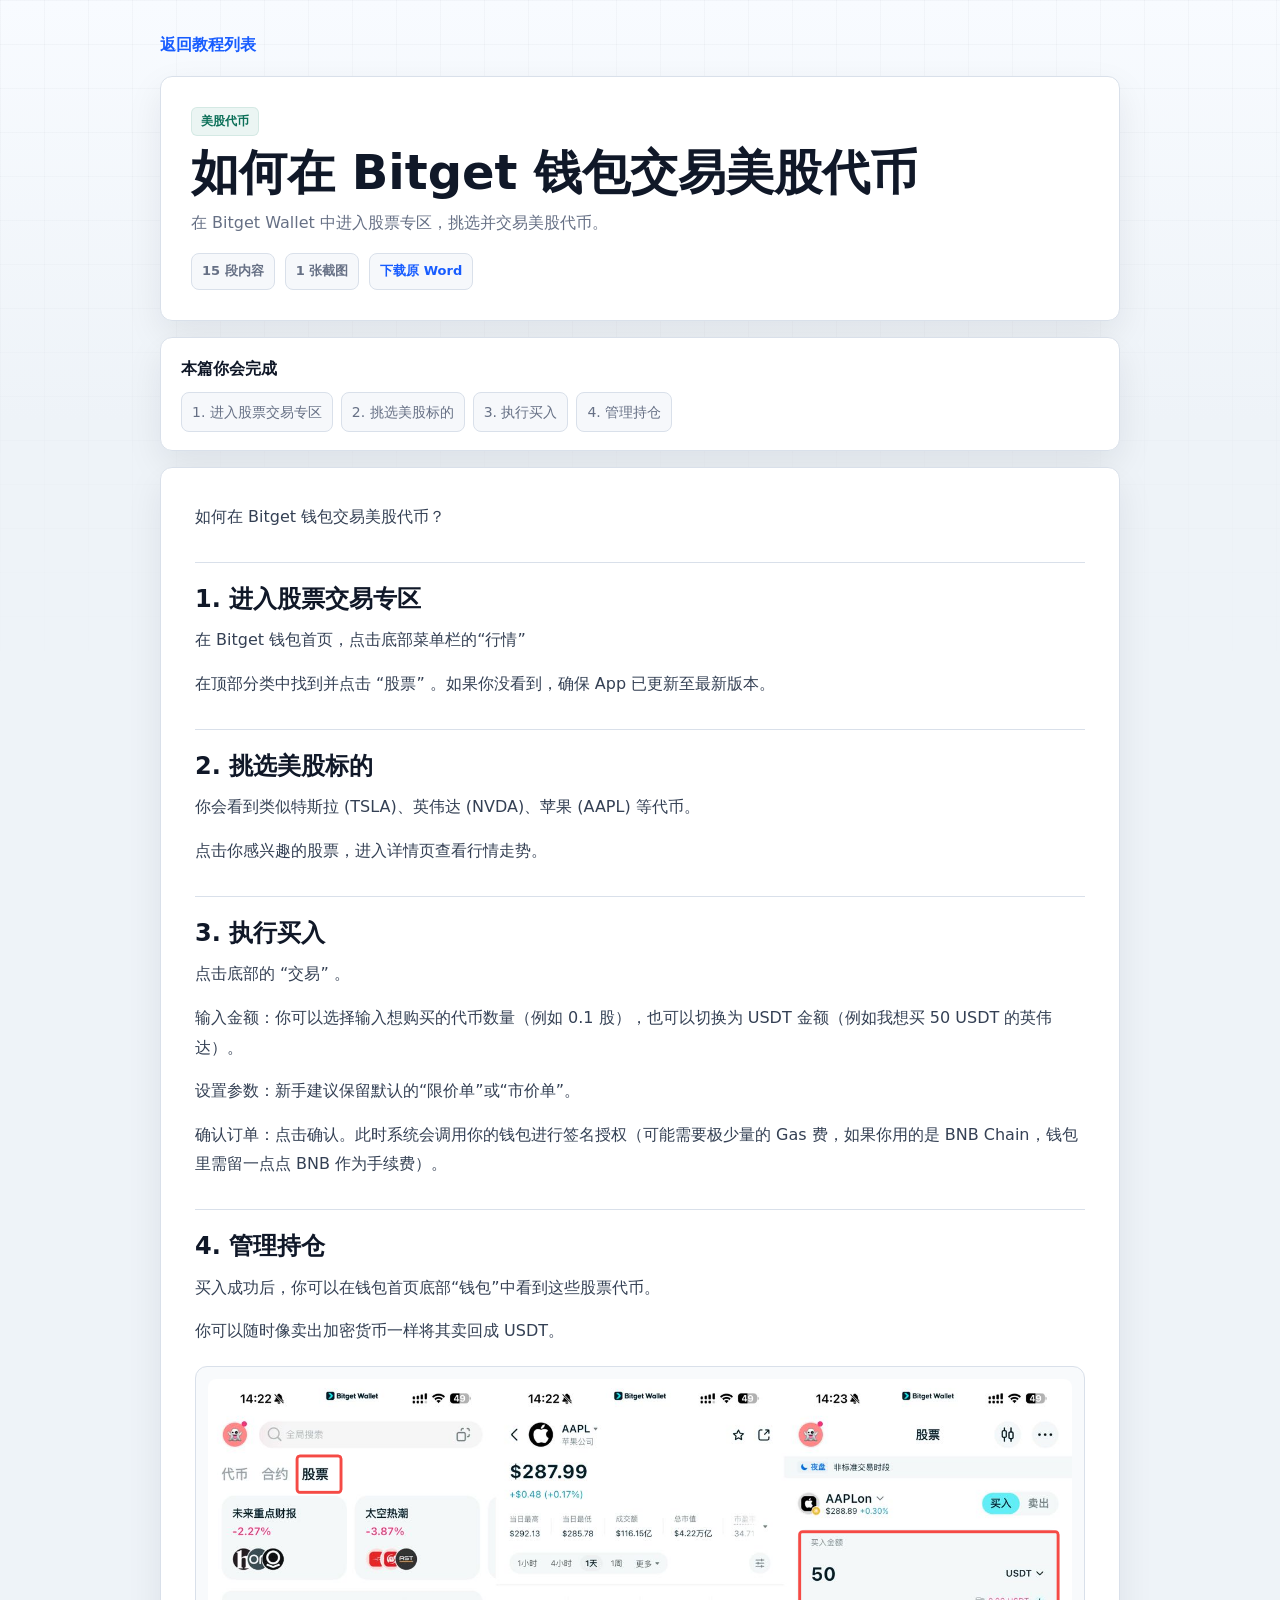
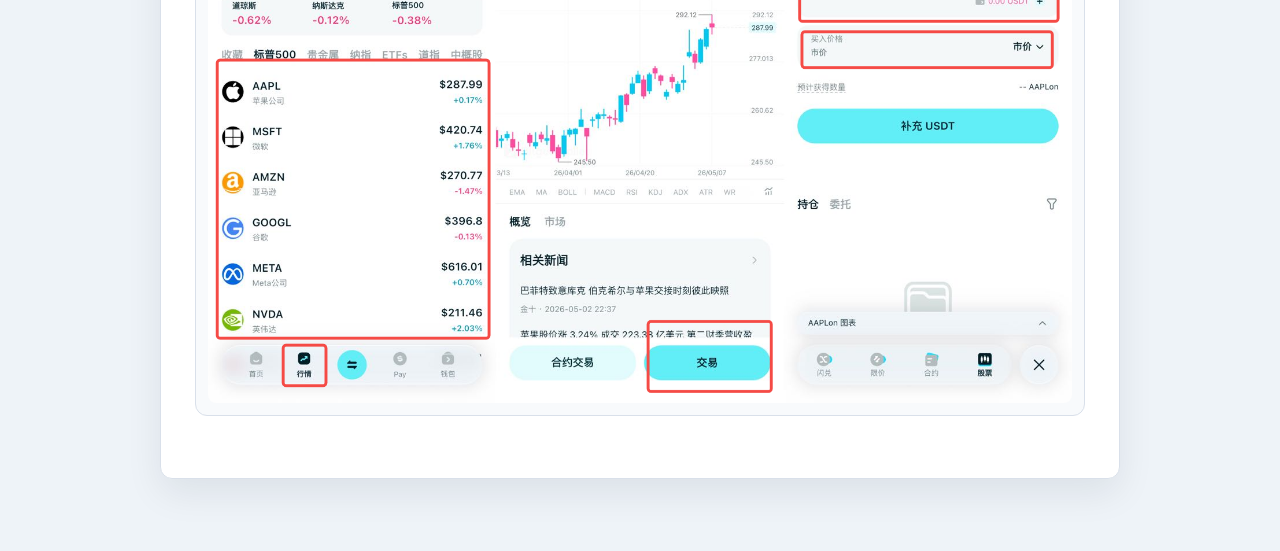
<file: tutorials/bitget-wallet-stock-token.html>
<!doctype html>
<html lang="zh-CN">
  <head>
    <meta charset="UTF-8" />
    <meta name="viewport" content="width=device-width, initial-scale=1.0" />
    <title>如何在 Bitget 钱包交易美股代币 | 投资导航教程</title>
    <meta name="description" content="在 Bitget Wallet 中进入股票专区，挑选并交易美股代币。" />
    <link rel="stylesheet" href="../styles.css?v=20260623-premium-3" />
    <link rel="stylesheet" href="../tutorial.css?v=20260623-2" />
  </head>
  <body class="tutorial-page">
    <main class="tutorial-layout">
      <a class="back-link" href="../index.html#tutorials">返回教程列表</a>
      <article class="tutorial-article">
        <header class="tutorial-hero">
          <span class="tag">美股代币</span>
          <h1>如何在 Bitget 钱包交易美股代币</h1>
          <p>在 Bitget Wallet 中进入股票专区，挑选并交易美股代币。</p>
          <div class="tutorial-meta">
            <span>15 段内容</span>
            <span>1 张截图</span>
            <a href="../assets/docs/bitget-wallet-stock-token.docx" download>下载原 Word</a>
          </div>
        </header>
        <aside class="tutorial-summary">
          <strong>本篇你会完成</strong>
          <ol><li>1. 进入股票交易专区</li><li>2. 挑选美股标的</li><li>3. 执行买入</li><li>4. 管理持仓</li></ol>
        </aside>
        <section class="tutorial-content">
          <p>如何在 Bitget 钱包交易美股代币？</p><h2>1. 进入股票交易专区</h2><p>在 Bitget 钱包首页，点击底部菜单栏的“行情”</p><p>在顶部分类中找到并点击 “股票” 。如果你没看到，确保 App 已更新至最新版本。</p><h2>2. 挑选美股标的</h2><p>你会看到类似特斯拉 (TSLA)、英伟达 (NVDA)、苹果 (AAPL) 等代币。</p><p>点击你感兴趣的股票，进入详情页查看行情走势。</p><h2>3. 执行买入</h2><p>点击底部的 “交易” 。</p><p>输入金额：你可以选择输入想购买的代币数量（例如 0.1 股），也可以切换为 USDT 金额（例如我想买 50 USDT 的英伟达）。</p><p>设置参数：新手建议保留默认的“限价单”或“市价单”。</p><p>确认订单：点击确认。此时系统会调用你的钱包进行签名授权（可能需要极少量的 Gas 费，如果你用的是 BNB Chain，钱包里需留一点点 BNB 作为手续费）。</p><h2>4. 管理持仓</h2><p>买入成功后，你可以在钱包首页底部“钱包”中看到这些股票代币。</p><p>你可以随时像卖出加密货币一样将其卖回成 USDT。</p><figure class="tutorial-figure"><img src="../assets/tutorials/bitget-wallet-stock-token/image-01.png" alt="教程截图 15" loading="lazy" /></figure>
        </section>
      </article>
    </main>
  </body>
</html>
</file>
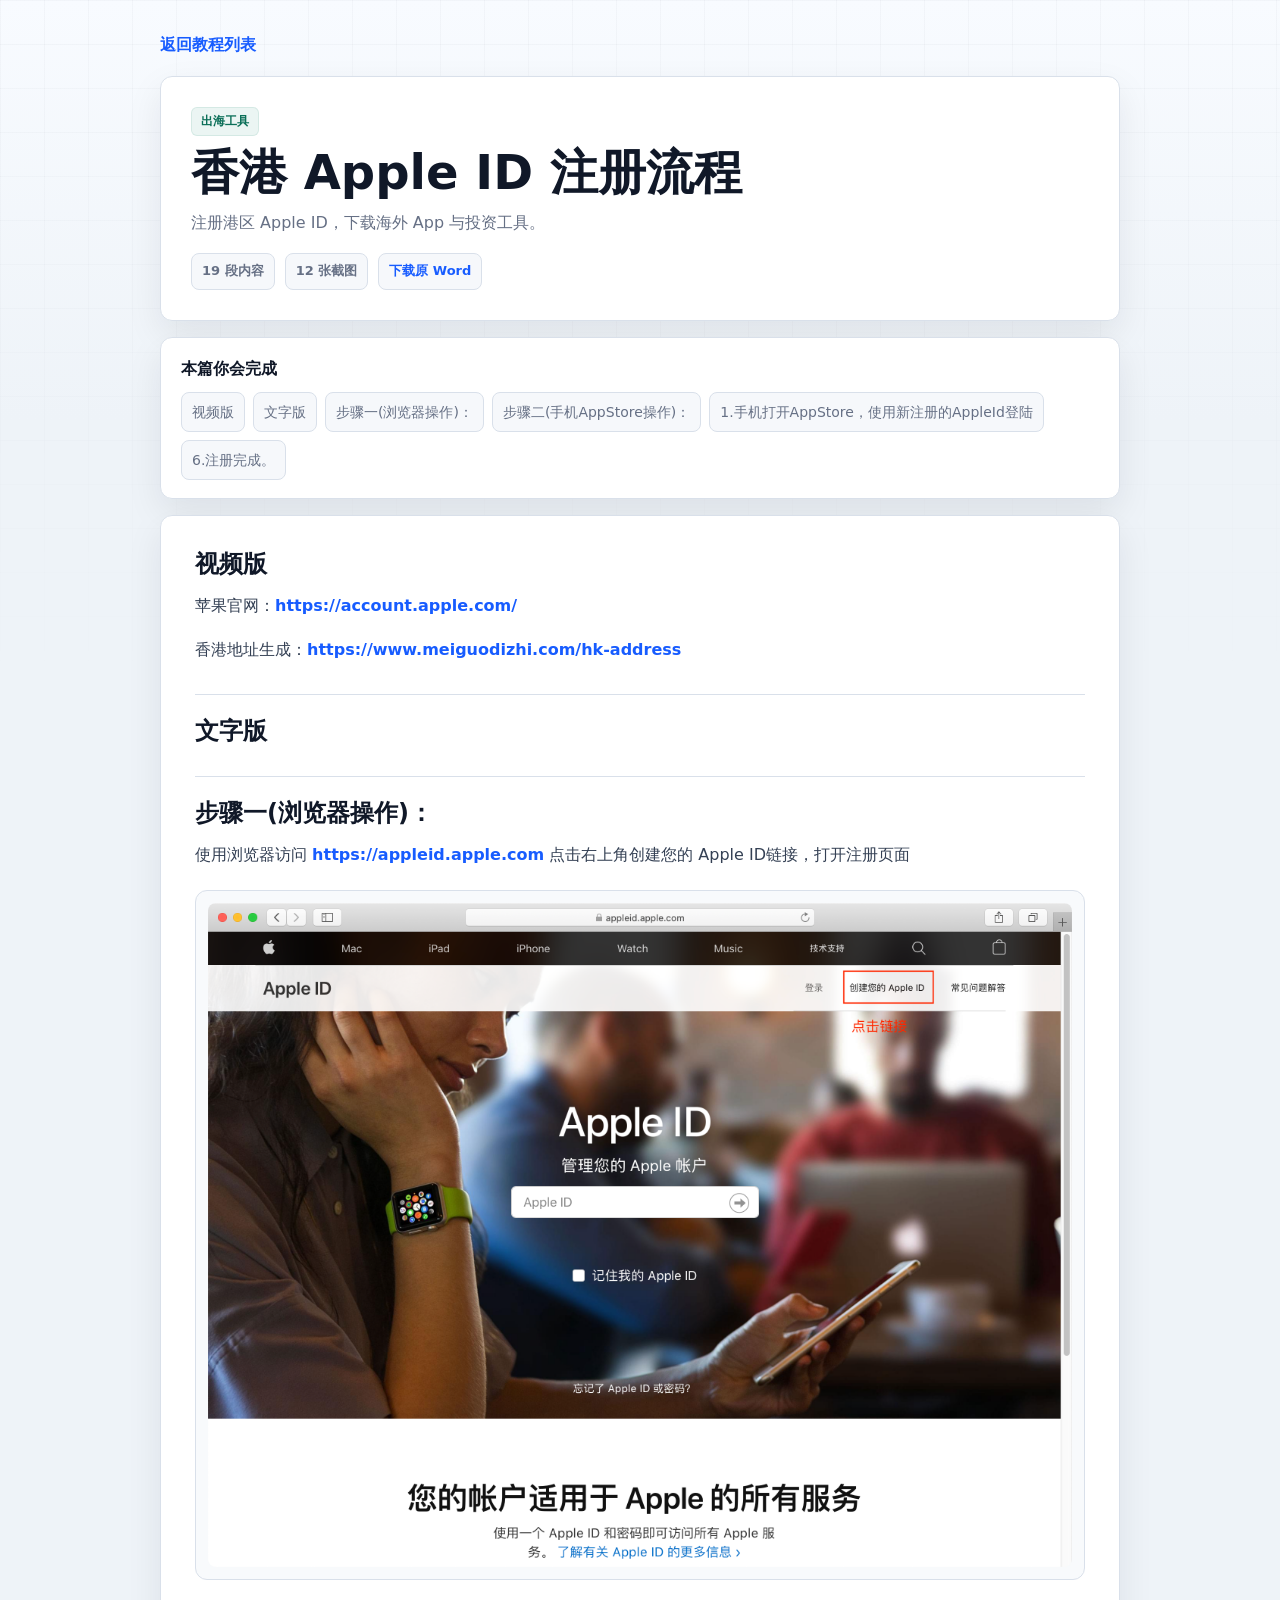
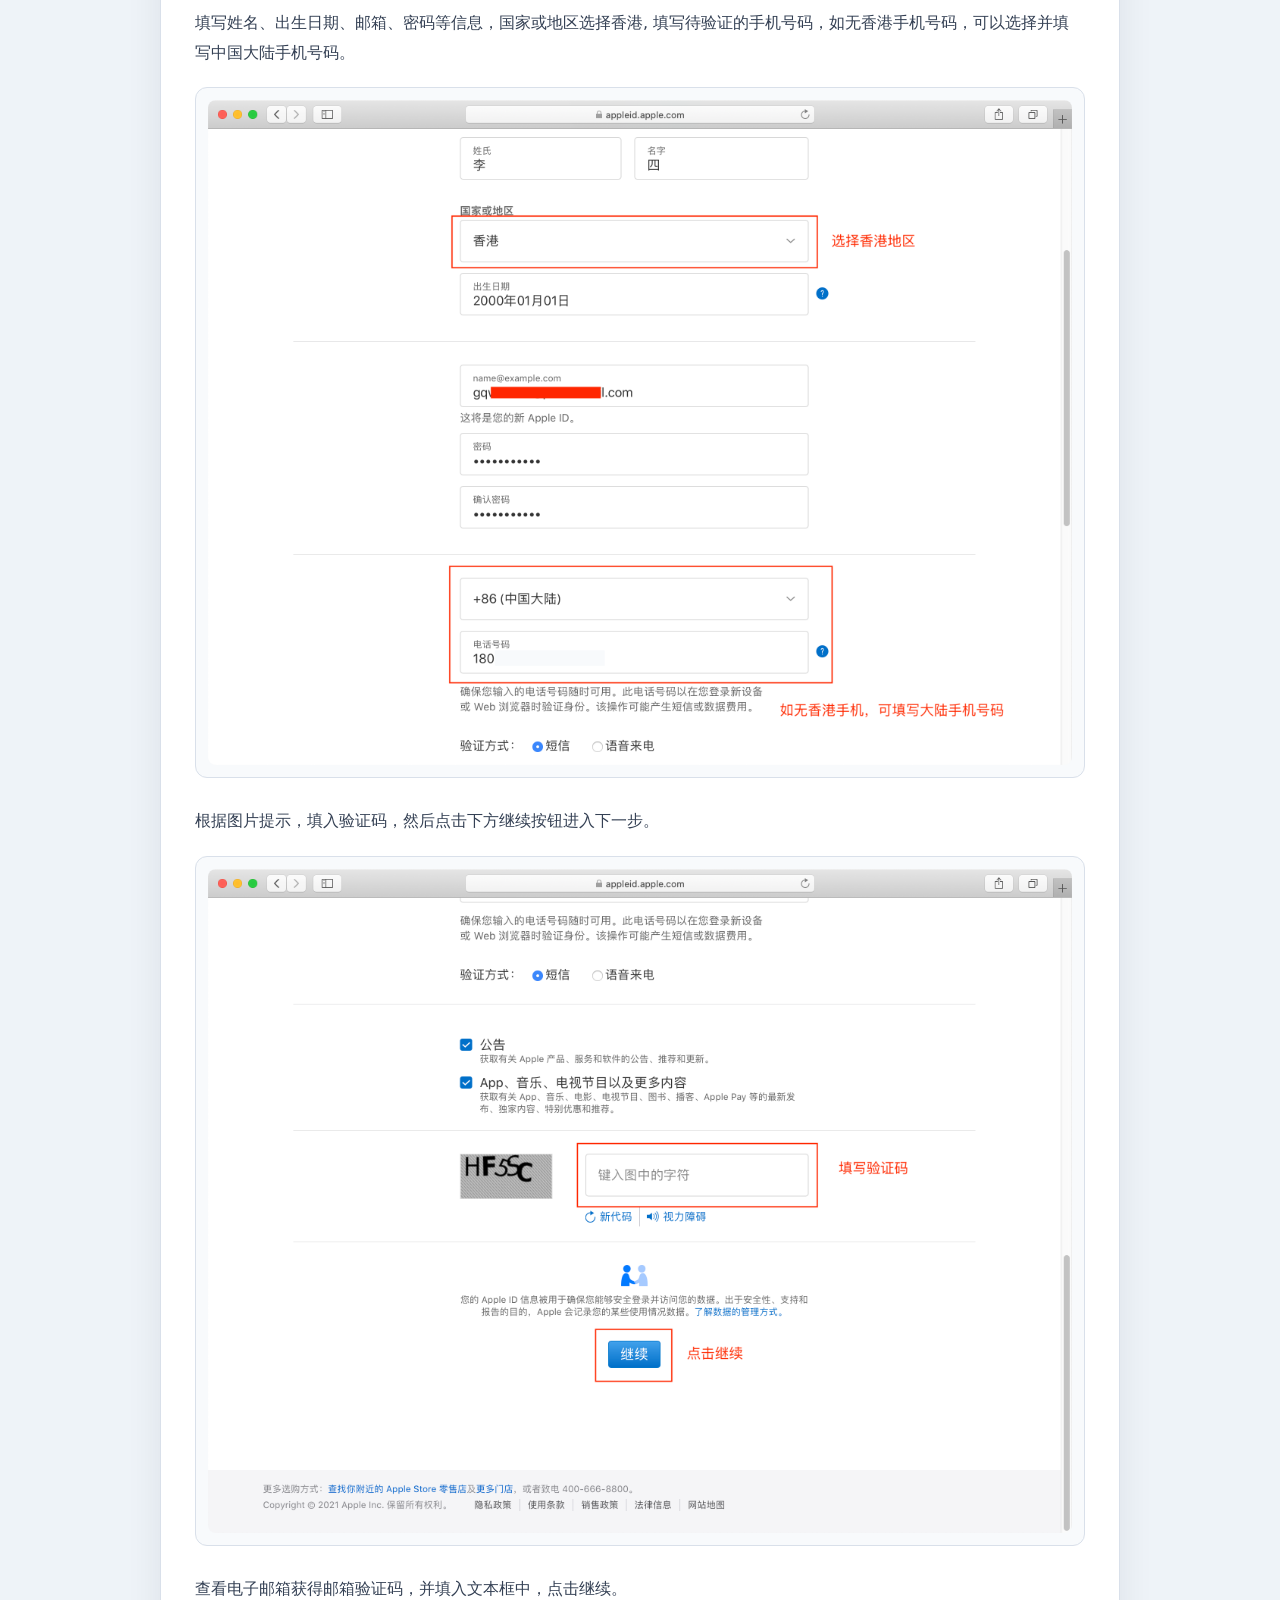
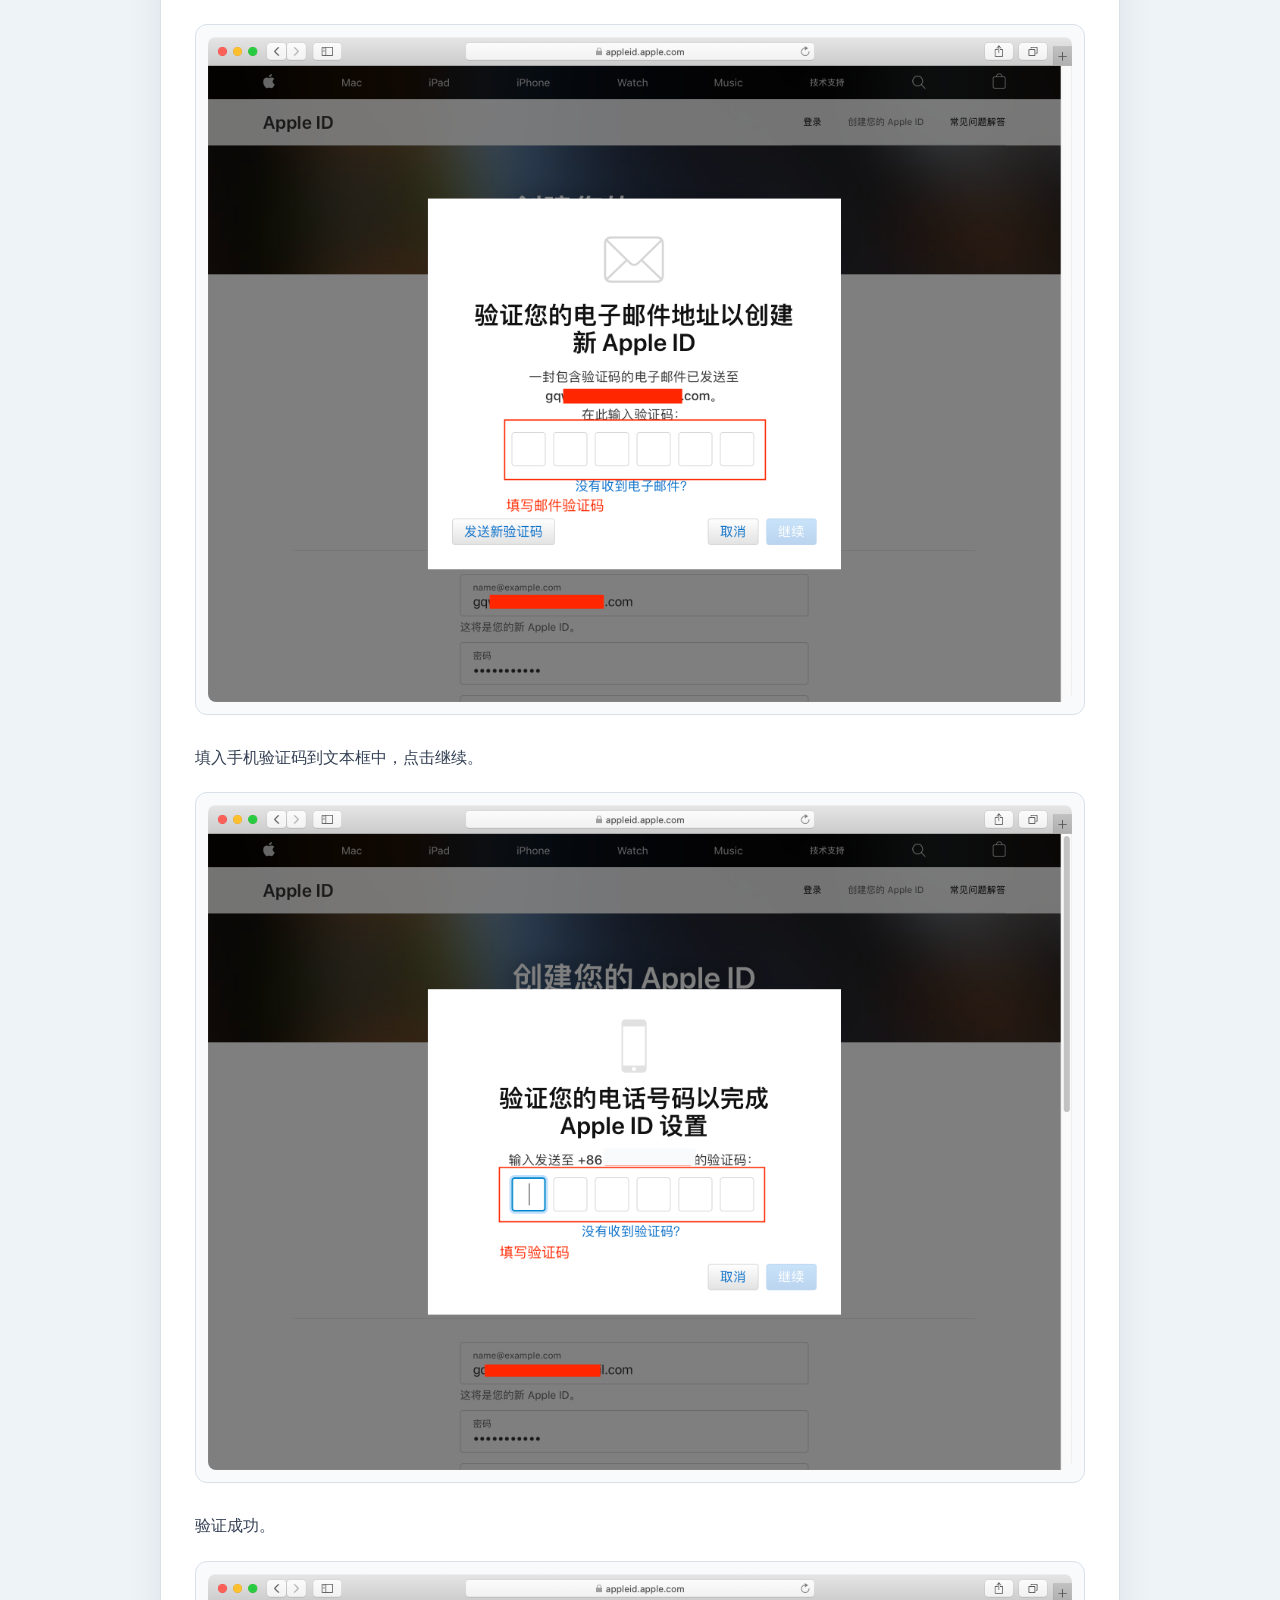
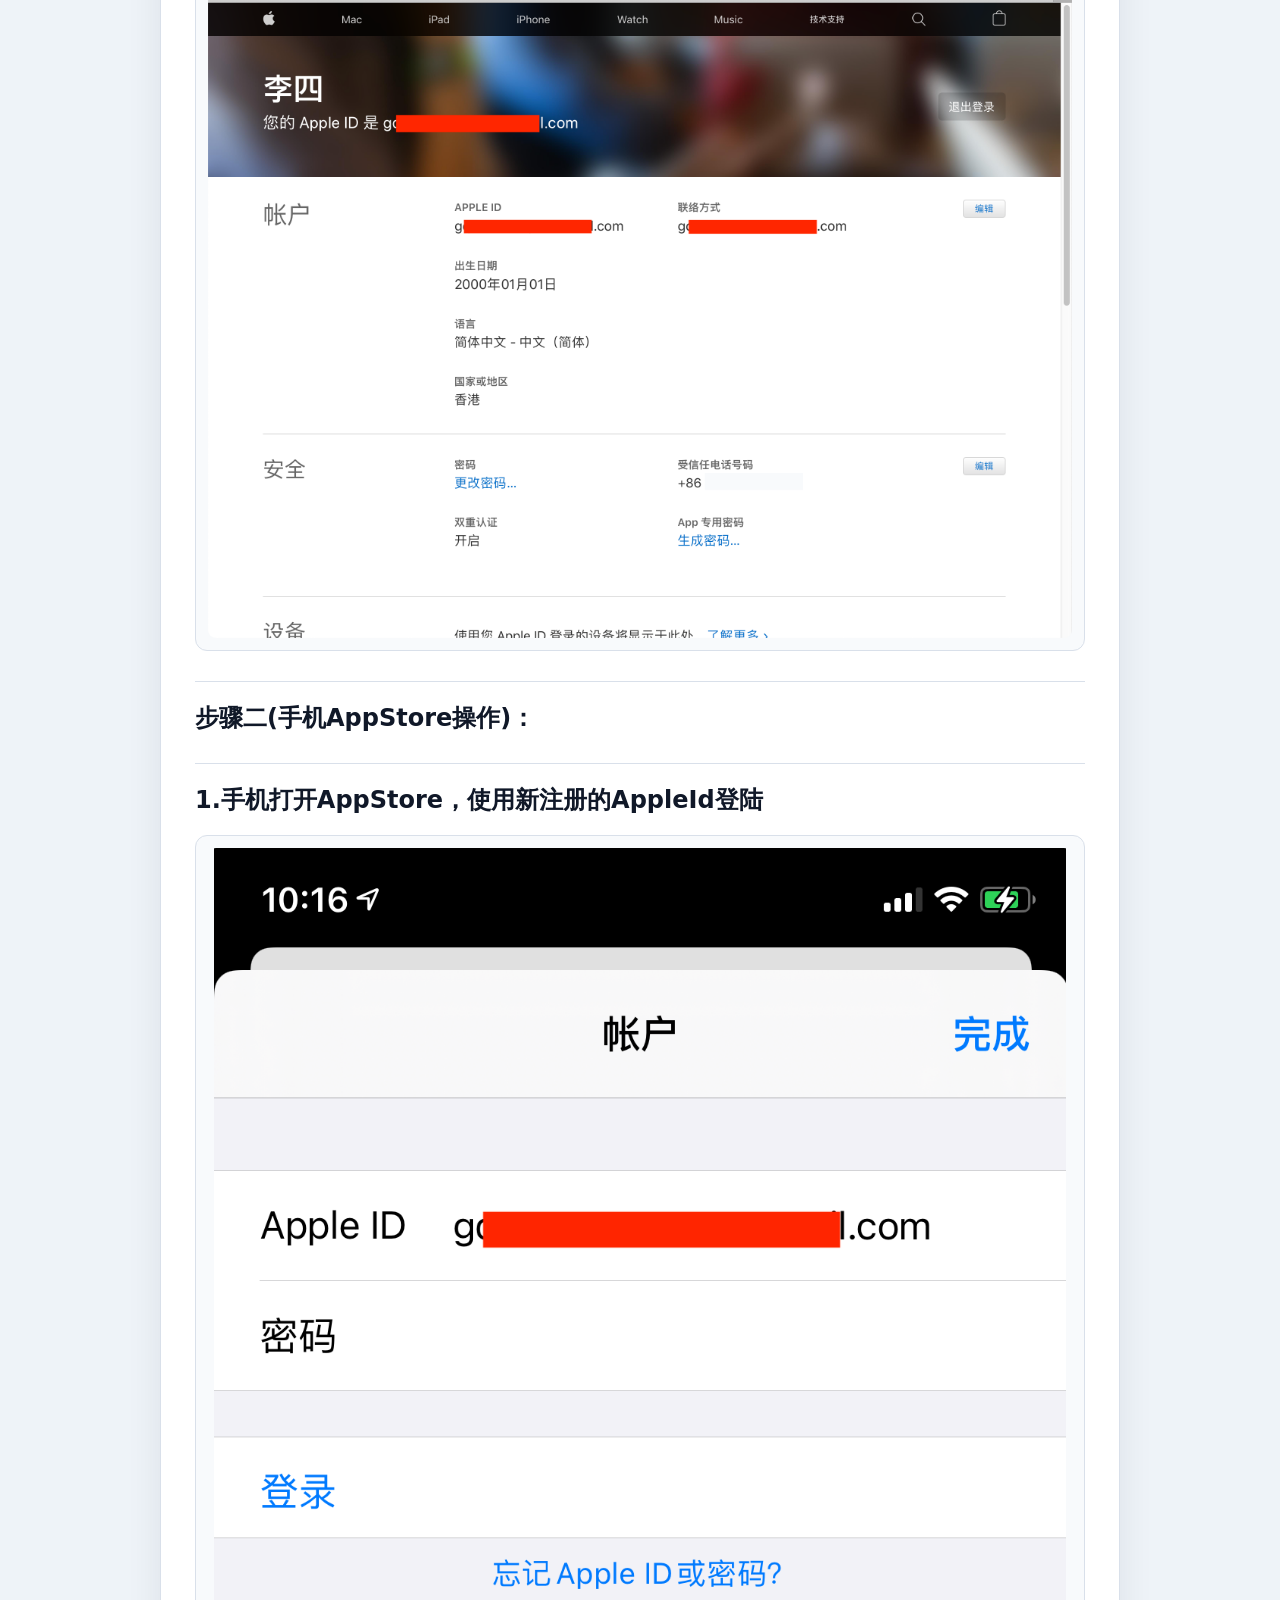
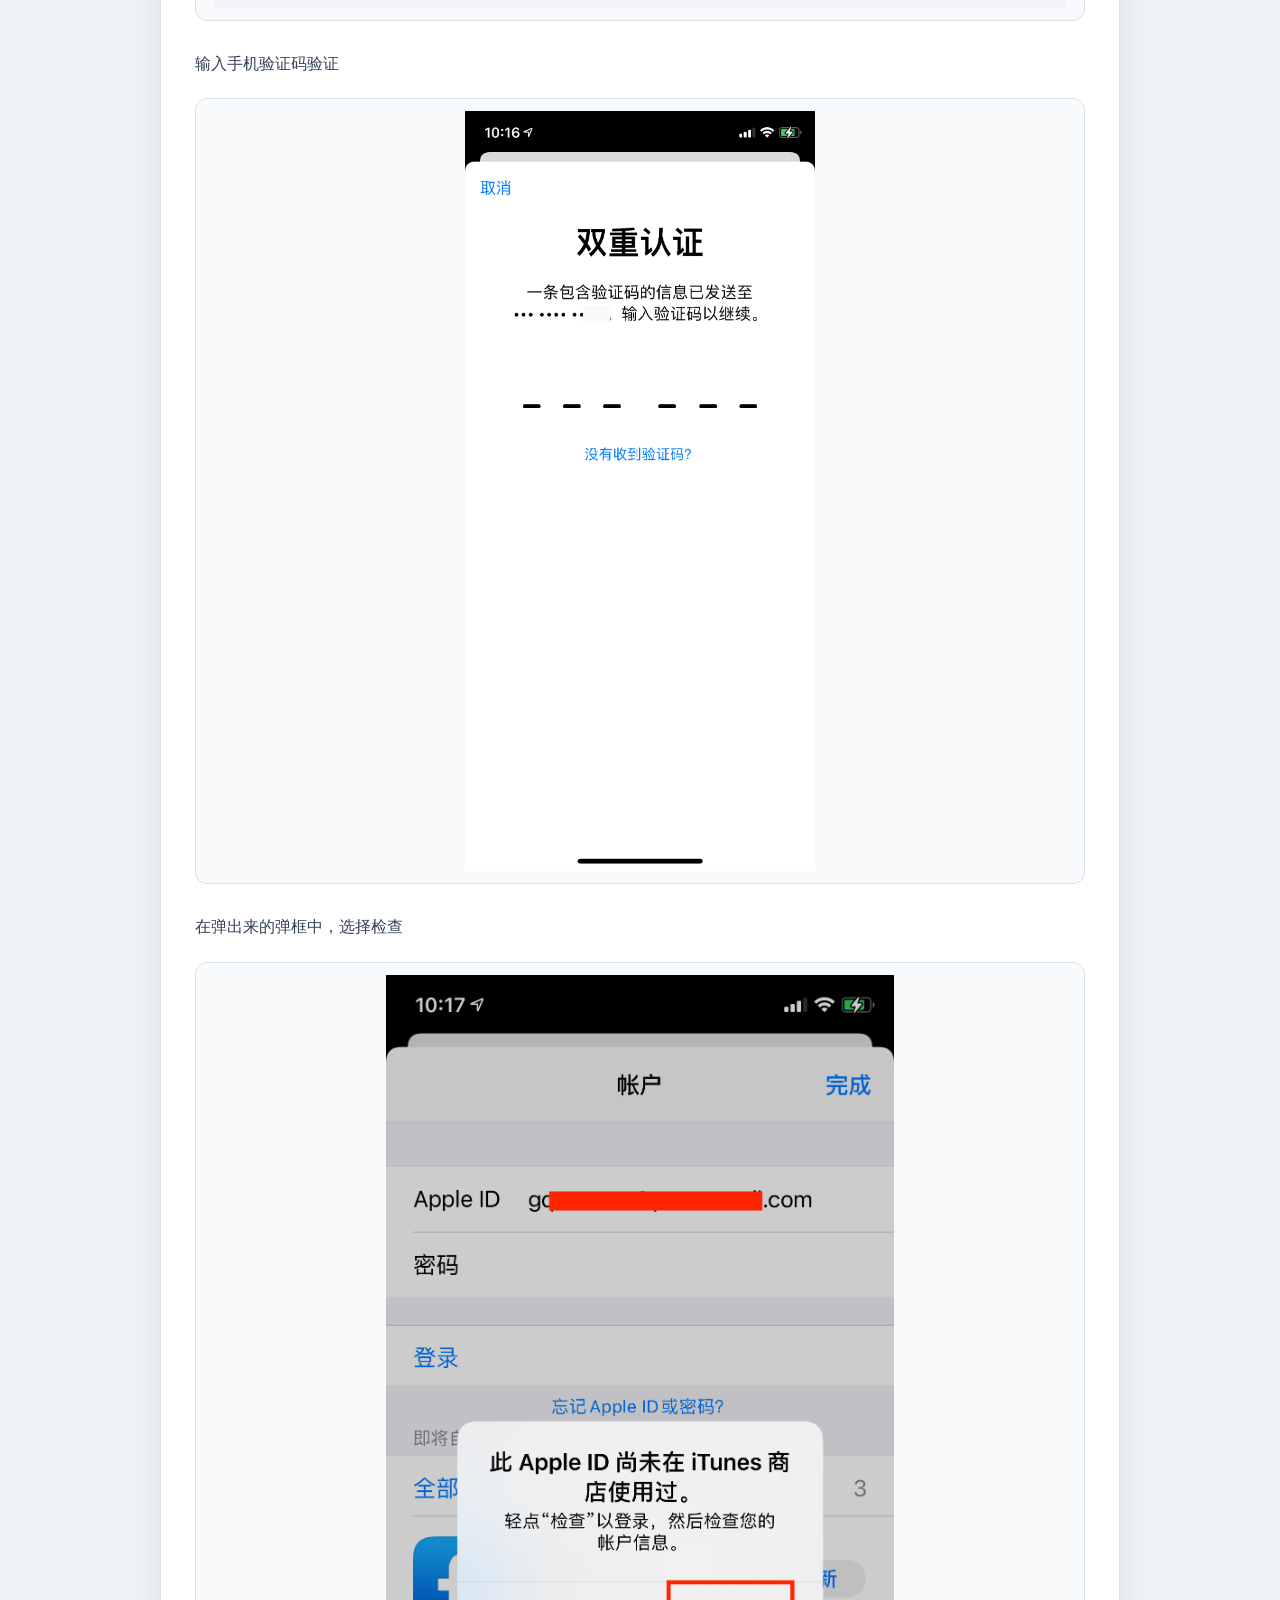
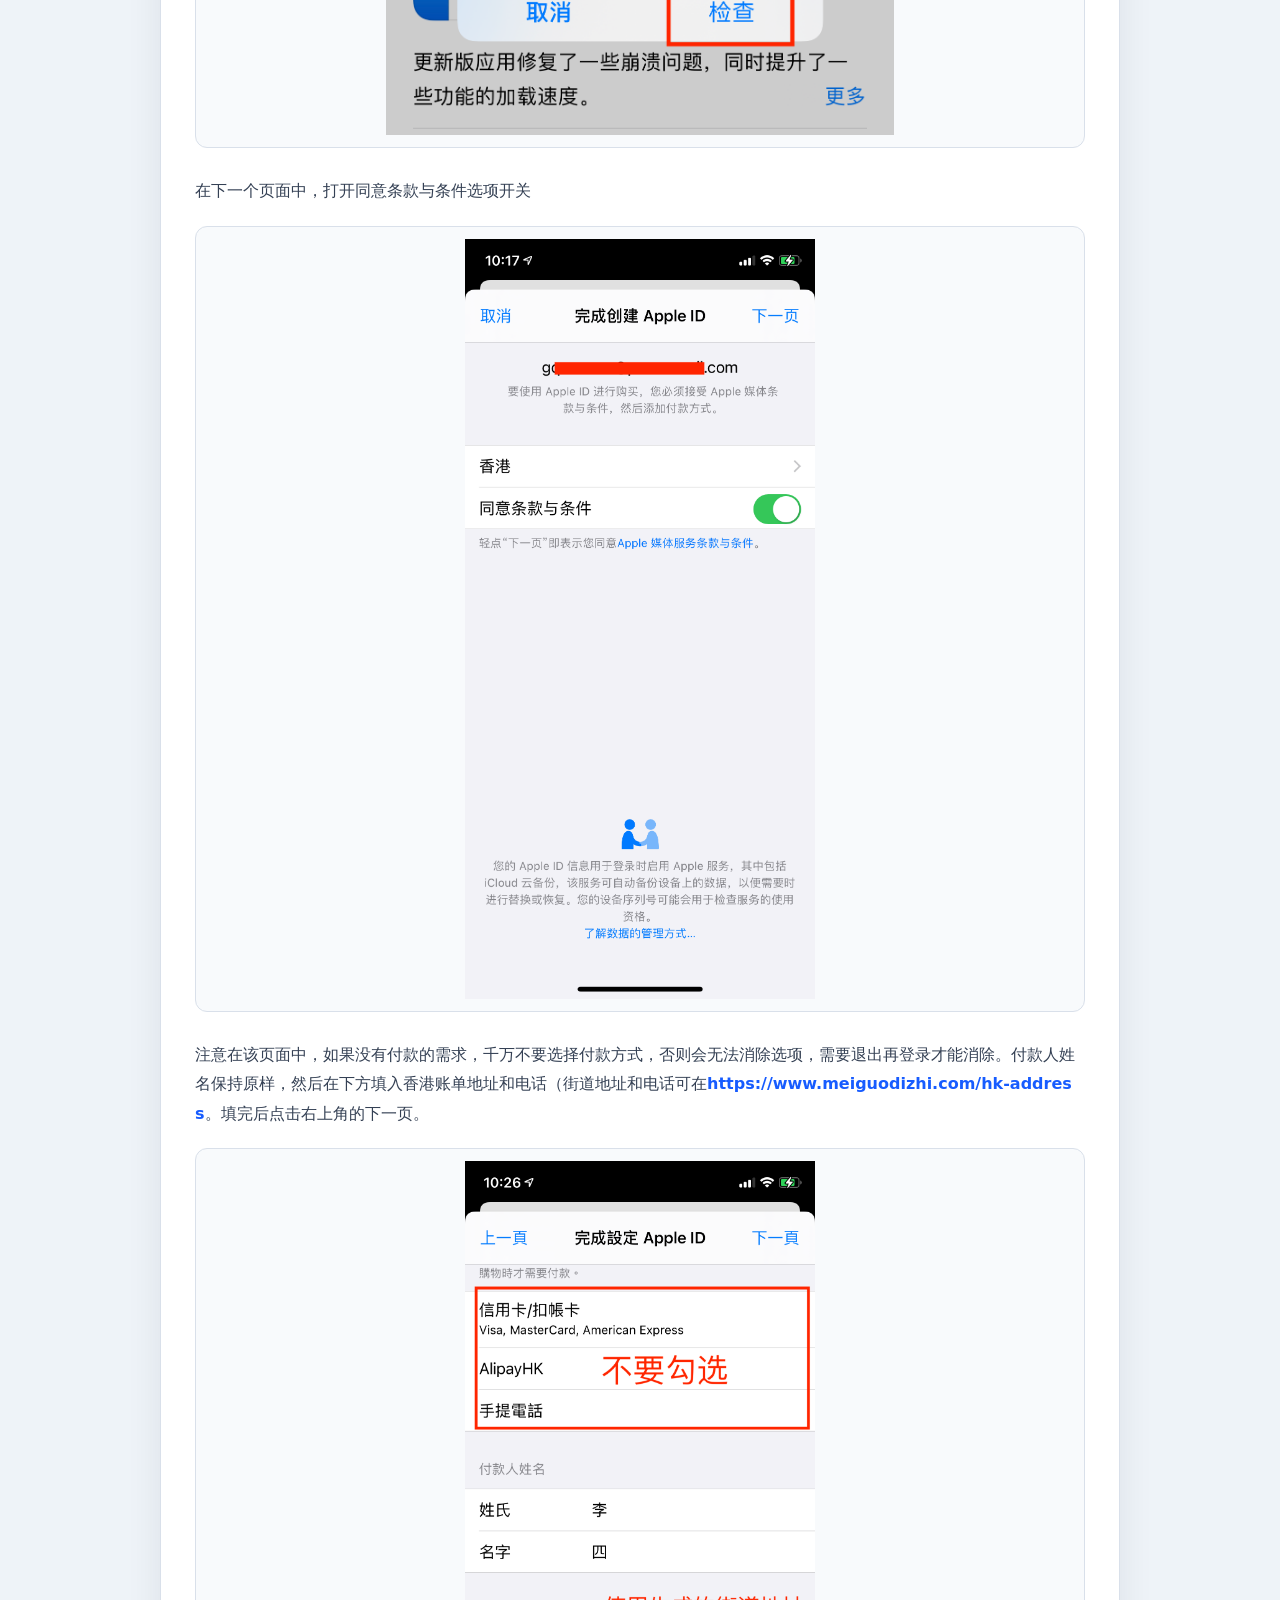
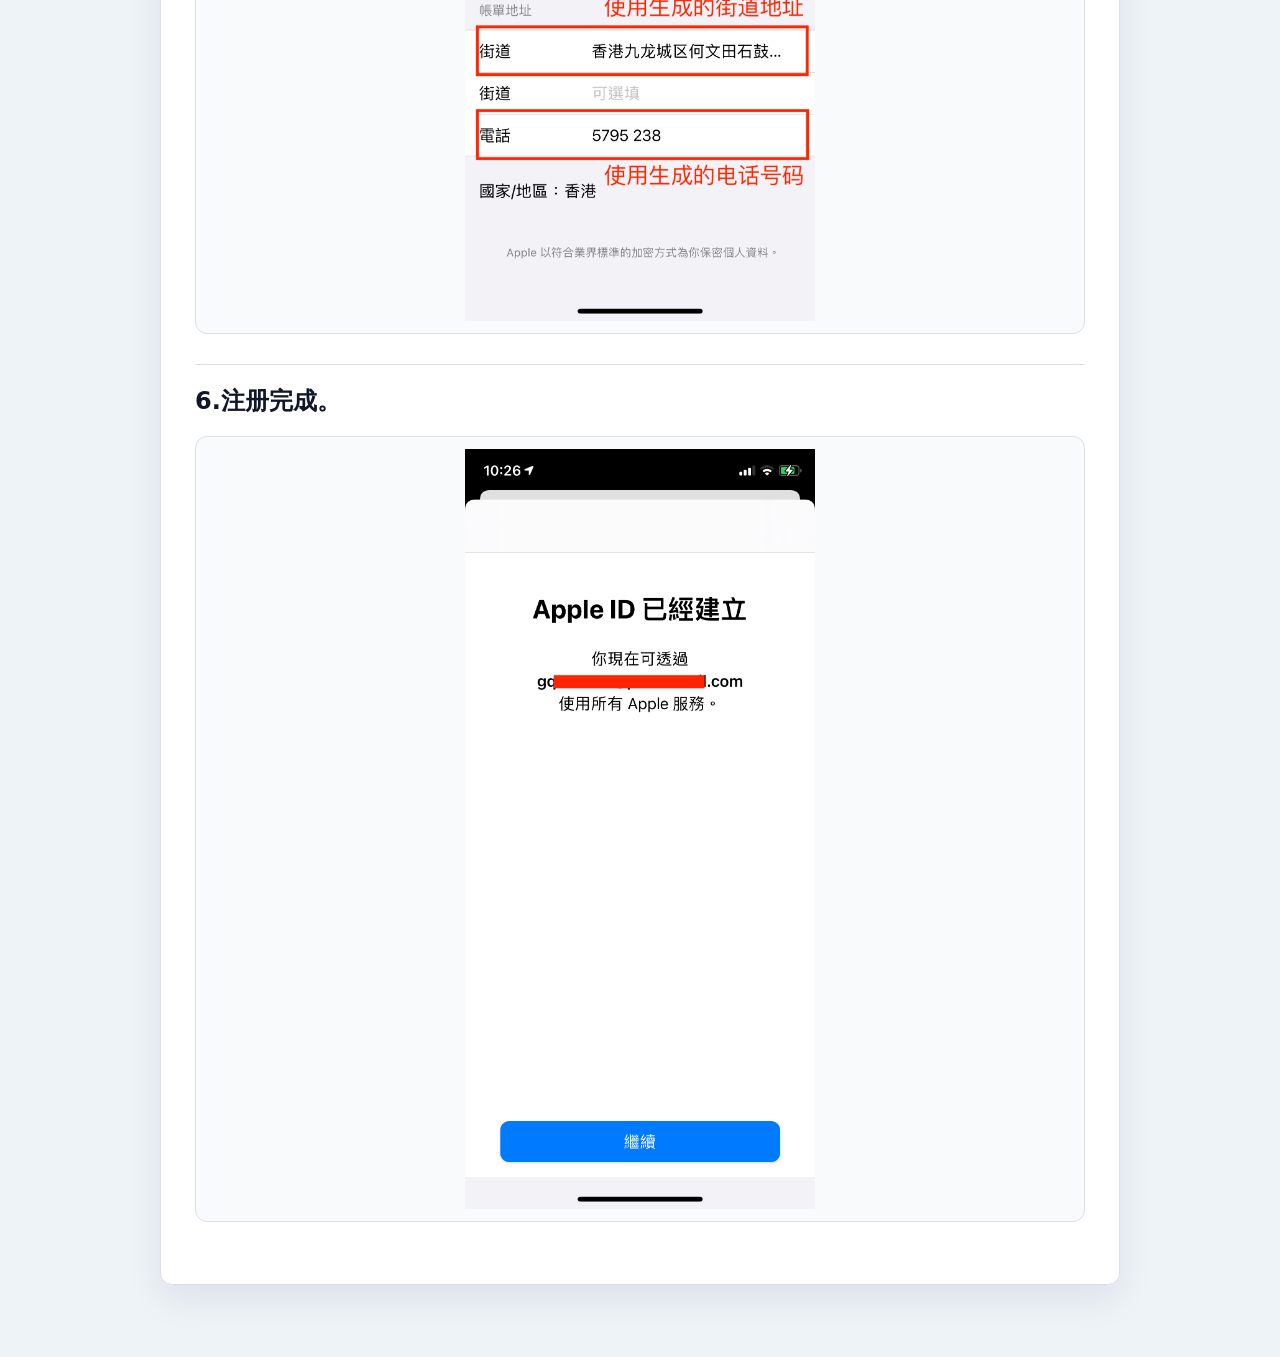
<file: tutorials/hong-kong-apple-id.html>
<!doctype html>
<html lang="zh-CN">
  <head>
    <meta charset="UTF-8" />
    <meta name="viewport" content="width=device-width, initial-scale=1.0" />
    <title>香港 Apple ID 注册流程 | 投资导航教程</title>
    <meta name="description" content="注册港区 Apple ID，下载海外 App 与投资工具。" />
    <link rel="stylesheet" href="../styles.css?v=20260623-premium-3" />
    <link rel="stylesheet" href="../tutorial.css?v=20260623-2" />
  </head>
  <body class="tutorial-page">
    <main class="tutorial-layout">
      <a class="back-link" href="../index.html#tutorials">返回教程列表</a>
      <article class="tutorial-article">
        <header class="tutorial-hero">
          <span class="tag">出海工具</span>
          <h1>香港 Apple ID 注册流程</h1>
          <p>注册港区 Apple ID，下载海外 App 与投资工具。</p>
          <div class="tutorial-meta">
            <span>19 段内容</span>
            <span>12 张截图</span>
            <a href="../assets/docs/hong-kong-apple-id.docx" download>下载原 Word</a>
          </div>
        </header>
        <aside class="tutorial-summary">
          <strong>本篇你会完成</strong>
          <ol><li>视频版</li><li>文字版</li><li>步骤一(浏览器操作)：</li><li>步骤二(手机AppStore操作)：</li><li>1.手机打开AppStore，使用新注册的AppleId登陆</li><li>6.注册完成。</li></ol>
        </aside>
        <section class="tutorial-content">
          <h2>视频版</h2><p>苹果官网：<a href="https://account.apple.com/" target="_blank" rel="noreferrer">https://account.apple.com/</a></p><p>香港地址生成：<a href="https://www.meiguodizhi.com/hk-address" target="_blank" rel="noreferrer">https://www.meiguodizhi.com/hk-address</a></p><h2>文字版</h2><h2>步骤一(浏览器操作)：</h2><p>使用浏览器访问 <a href="https://appleid.apple.com" target="_blank" rel="noreferrer">https://appleid.apple.com</a> 点击右上角创建您的 Apple ID链接，打开注册页面</p><figure class="tutorial-figure"><img src="../assets/tutorials/hong-kong-apple-id/image-01.png" alt="教程截图 7" loading="lazy" /></figure><p>填写姓名、出生日期、邮箱、密码等信息，国家或地区选择香港, 填写待验证的手机号码，如无香港手机号码，可以选择并填写中国大陆手机号码。</p><figure class="tutorial-figure"><img src="../assets/tutorials/hong-kong-apple-id/image-02.png" alt="教程截图 8" loading="lazy" /></figure><p>根据图片提示，填入验证码，然后点击下方继续按钮进入下一步。</p><figure class="tutorial-figure"><img src="../assets/tutorials/hong-kong-apple-id/image-03.png" alt="教程截图 9" loading="lazy" /></figure><p>查看电子邮箱获得邮箱验证码，并填入文本框中，点击继续。</p><figure class="tutorial-figure"><img src="../assets/tutorials/hong-kong-apple-id/image-04.png" alt="教程截图 10" loading="lazy" /></figure><p>填入手机验证码到文本框中，点击继续。</p><figure class="tutorial-figure"><img src="../assets/tutorials/hong-kong-apple-id/image-05.png" alt="教程截图 11" loading="lazy" /></figure><p>验证成功。</p><figure class="tutorial-figure"><img src="../assets/tutorials/hong-kong-apple-id/image-06.png" alt="教程截图 12" loading="lazy" /></figure><h2>步骤二(手机AppStore操作)：</h2><h2>1.手机打开AppStore，使用新注册的AppleId登陆</h2><figure class="tutorial-figure"><img src="../assets/tutorials/hong-kong-apple-id/image-07.png" alt="教程截图 14" loading="lazy" /></figure><p>输入手机验证码验证</p><figure class="tutorial-figure"><img src="../assets/tutorials/hong-kong-apple-id/image-08.png" alt="教程截图 15" loading="lazy" /></figure><p>在弹出来的弹框中，选择检查</p><figure class="tutorial-figure"><img src="../assets/tutorials/hong-kong-apple-id/image-09.png" alt="教程截图 16" loading="lazy" /></figure><p>在下一个页面中，打开同意条款与条件选项开关</p><figure class="tutorial-figure"><img src="../assets/tutorials/hong-kong-apple-id/image-10.png" alt="教程截图 17" loading="lazy" /></figure><p>注意在该页面中，如果没有付款的需求，千万不要选择付款方式，否则会无法消除选项，需要退出再登录才能消除。付款人姓名保持原样，然后在下方填入香港账单地址和电话（街道地址和电话可在<a href="https://www.meiguodizhi.com/hk-address" target="_blank" rel="noreferrer">https://www.meiguodizhi.com/hk-address</a>。填完后点击右上角的下一页。</p><figure class="tutorial-figure"><img src="../assets/tutorials/hong-kong-apple-id/image-11.png" alt="教程截图 18" loading="lazy" /></figure><h2>6.注册完成。</h2><figure class="tutorial-figure"><img src="../assets/tutorials/hong-kong-apple-id/image-12.png" alt="教程截图 19" loading="lazy" /></figure>
        </section>
      </article>
    </main>
  </body>
</html>
</file>
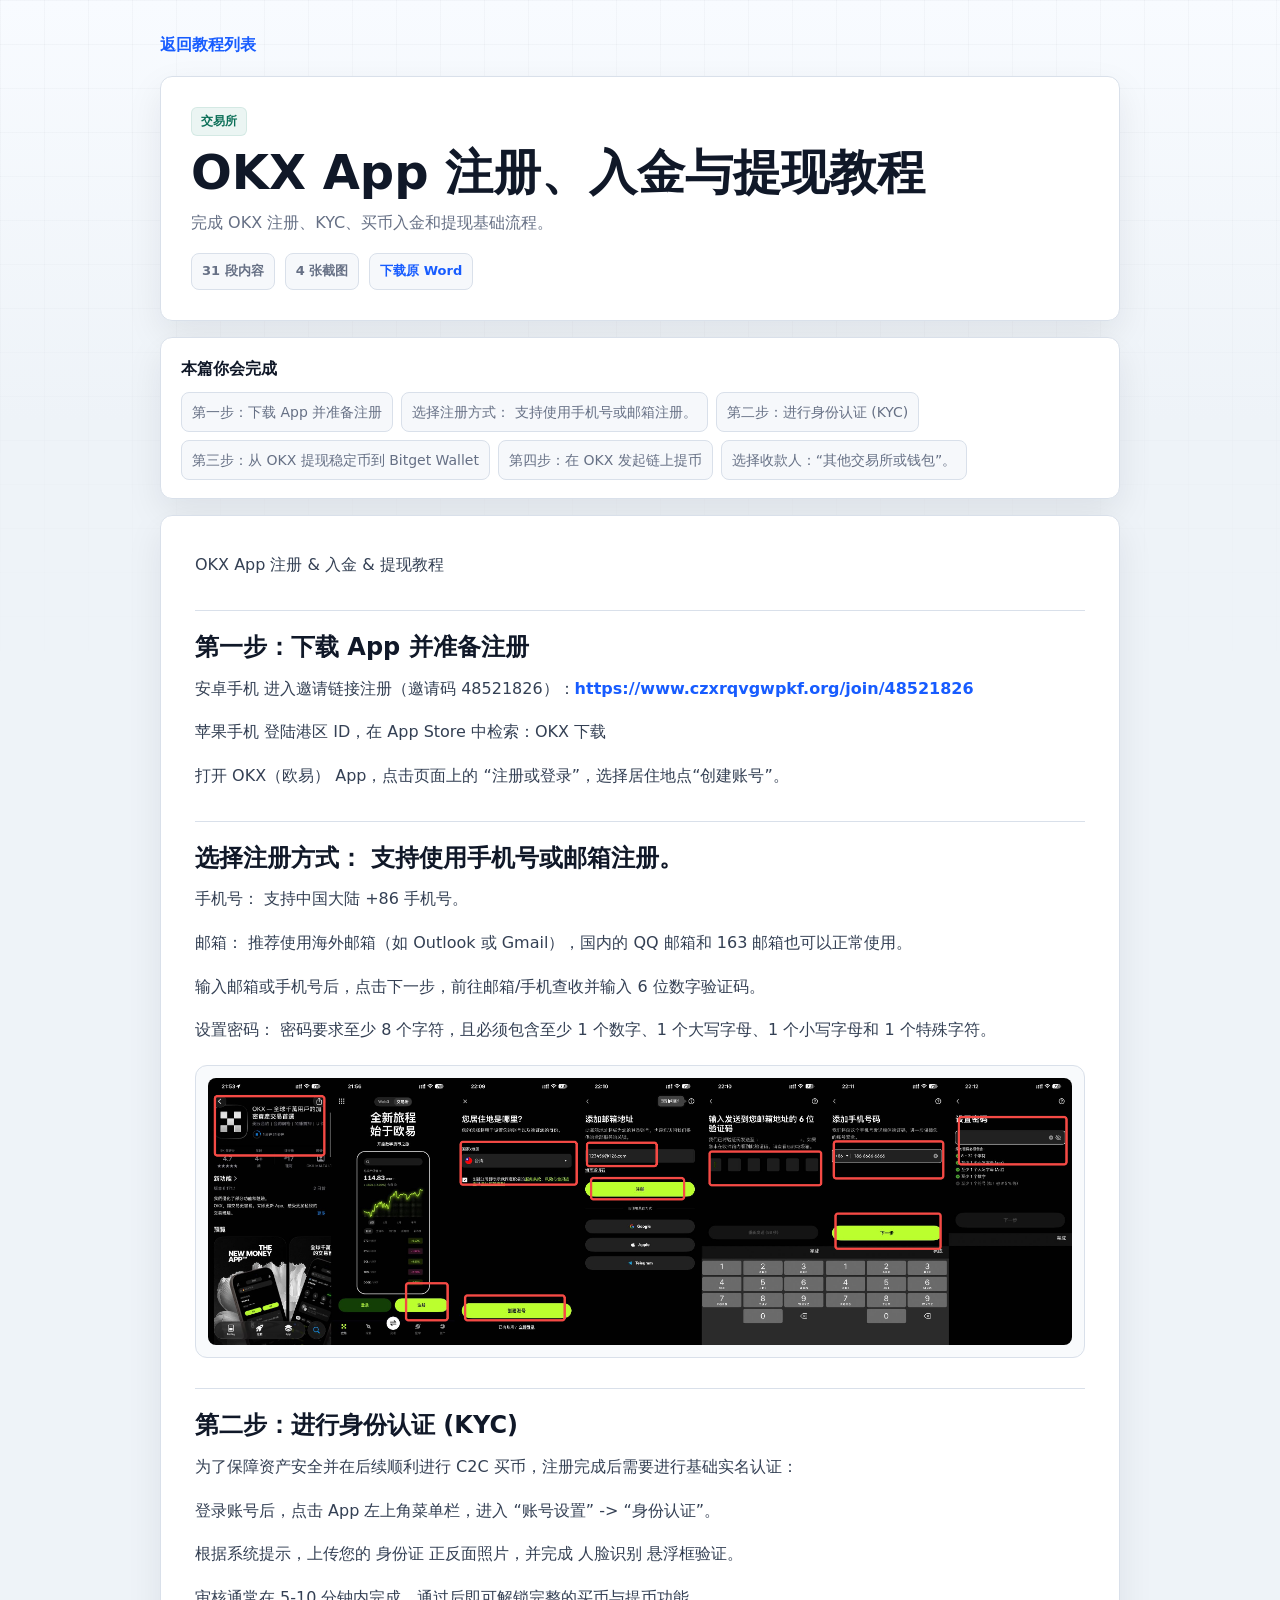
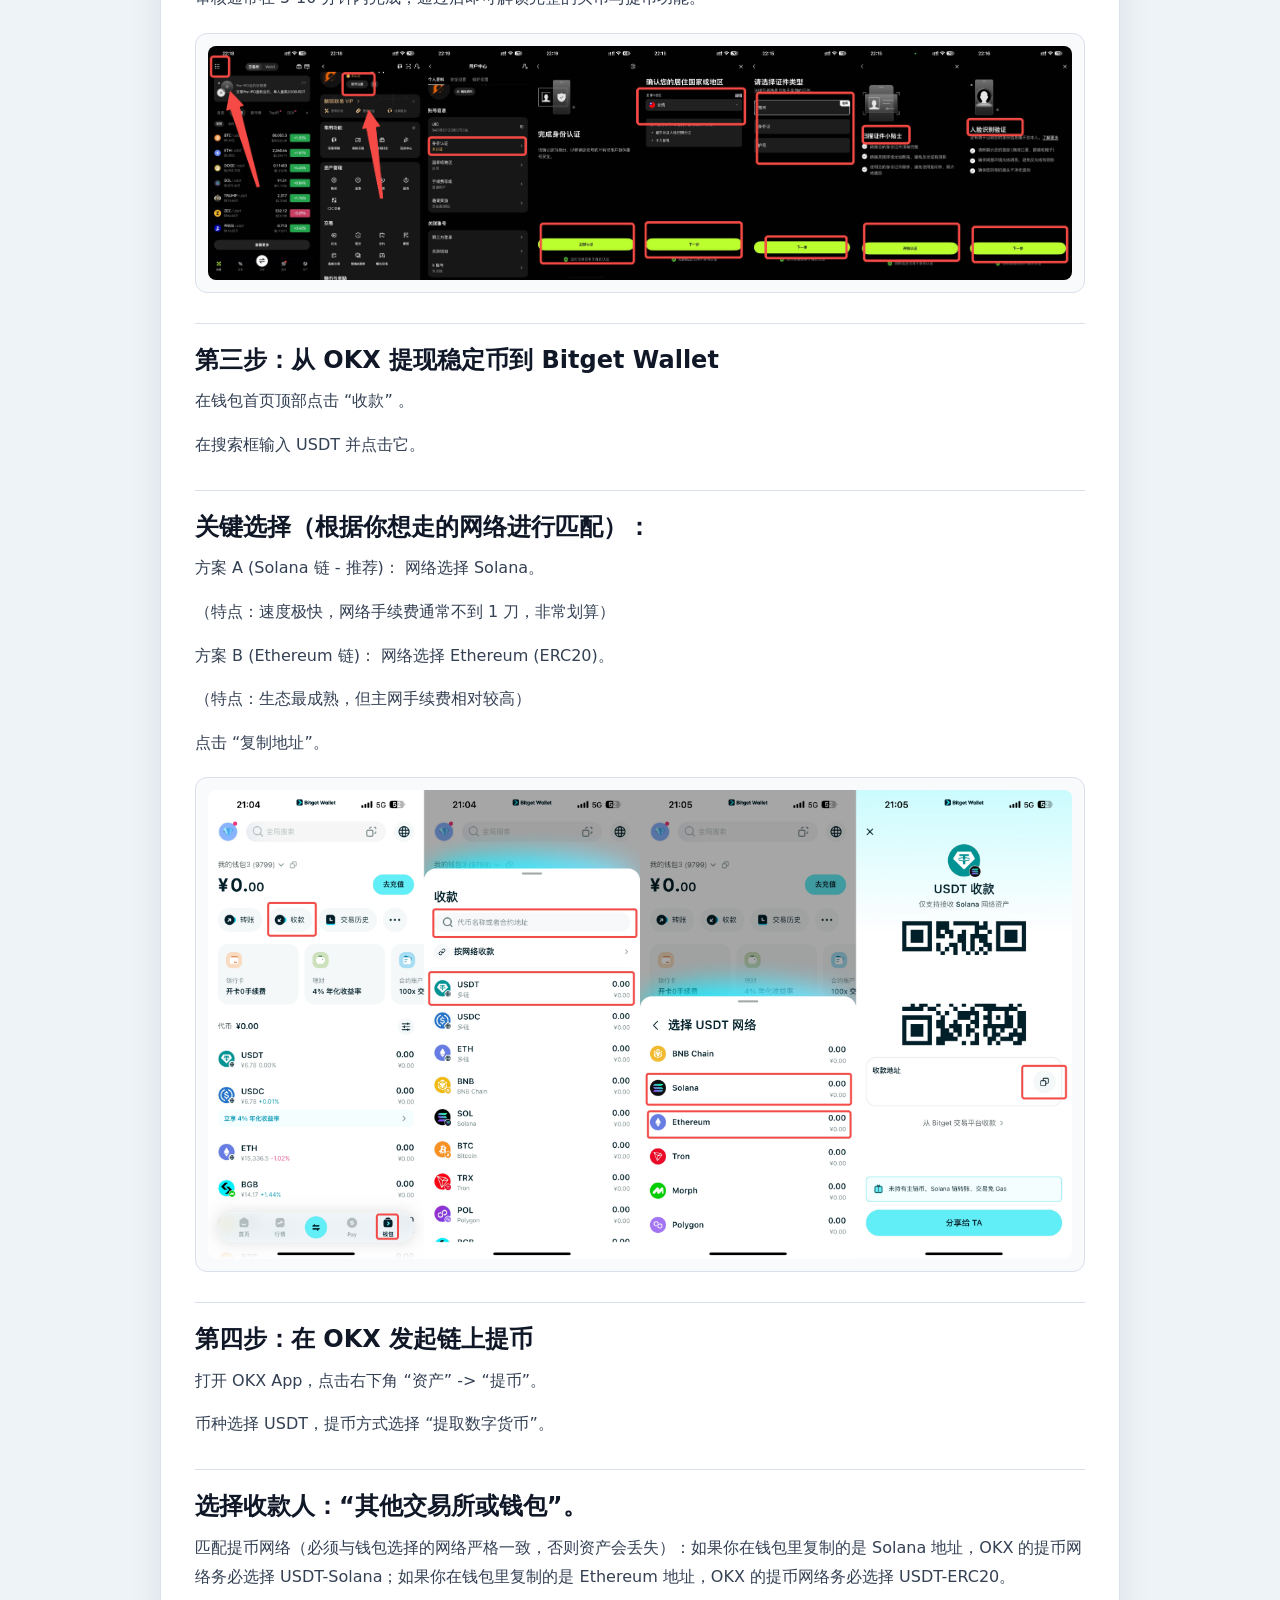
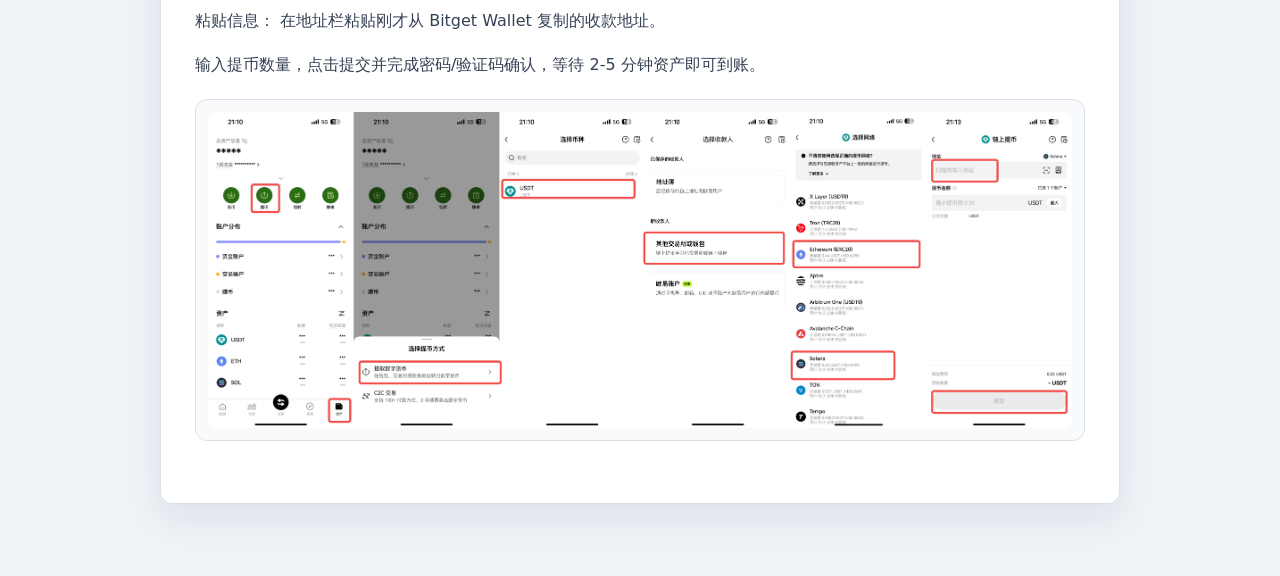
<file: tutorials/okx-app-register-deposit-withdraw.html>
<!doctype html>
<html lang="zh-CN">
  <head>
    <meta charset="UTF-8" />
    <meta name="viewport" content="width=device-width, initial-scale=1.0" />
    <title>OKX App 注册、入金与提现教程 | 投资导航教程</title>
    <meta name="description" content="完成 OKX 注册、KYC、买币入金和提现基础流程。" />
    <link rel="stylesheet" href="../styles.css?v=20260623-premium-3" />
    <link rel="stylesheet" href="../tutorial.css?v=20260623-2" />
  </head>
  <body class="tutorial-page">
    <main class="tutorial-layout">
      <a class="back-link" href="../index.html#tutorials">返回教程列表</a>
      <article class="tutorial-article">
        <header class="tutorial-hero">
          <span class="tag">交易所</span>
          <h1>OKX App 注册、入金与提现教程</h1>
          <p>完成 OKX 注册、KYC、买币入金和提现基础流程。</p>
          <div class="tutorial-meta">
            <span>31 段内容</span>
            <span>4 张截图</span>
            <a href="../assets/docs/okx-app-register-deposit-withdraw.docx" download>下载原 Word</a>
          </div>
        </header>
        <aside class="tutorial-summary">
          <strong>本篇你会完成</strong>
          <ol><li>第一步：下载 App 并准备注册</li><li>选择注册方式： 支持使用手机号或邮箱注册。</li><li>第二步：进行身份认证 (KYC)</li><li>第三步：从 OKX 提现稳定币到 Bitget Wallet</li><li>第四步：在 OKX 发起链上提币</li><li>选择收款人：“其他交易所或钱包”。</li></ol>
        </aside>
        <section class="tutorial-content">
          <p>OKX App 注册 &amp; 入金 &amp; 提现教程</p><h2>第一步：下载 App 并准备注册</h2><p>安卓手机 进入邀请链接注册（邀请码 48521826）：<a href="https://www.czxrqvgwpkf.org/join/48521826" target="_blank" rel="noreferrer">https://www.czxrqvgwpkf.org/join/48521826</a></p><p>苹果手机 登陆港区 ID，在 App Store 中检索：OKX 下载</p><p>打开 OKX（欧易） App，点击页面上的 “注册或登录”，选择居住地点“创建账号”。</p><h2>选择注册方式： 支持使用手机号或邮箱注册。</h2><p>手机号： 支持中国大陆 +86 手机号。</p><p>邮箱： 推荐使用海外邮箱（如 Outlook 或 Gmail），国内的 QQ 邮箱和 163 邮箱也可以正常使用。</p><p>输入邮箱或手机号后，点击下一步，前往邮箱/手机查收并输入 6 位数字验证码。</p><p>设置密码： 密码要求至少 8 个字符，且必须包含至少 1 个数字、1 个大写字母、1 个小写字母和 1 个特殊字符。</p><figure class="tutorial-figure"><img src="../assets/tutorials/okx-app-register-deposit-withdraw/image-01.png" alt="教程截图 10" loading="lazy" /></figure><h2>第二步：进行身份认证 (KYC)</h2><p>为了保障资产安全并在后续顺利进行 C2C 买币，注册完成后需要进行基础实名认证：</p><p>登录账号后，点击 App 左上角菜单栏，进入 “账号设置” -&gt; “身份认证”。</p><p>根据系统提示，上传您的 身份证 正反面照片，并完成 人脸识别 悬浮框验证。</p><p>审核通常在 5-10 分钟内完成，通过后即可解锁完整的买币与提币功能。</p><figure class="tutorial-figure"><img src="../assets/tutorials/okx-app-register-deposit-withdraw/image-02.png" alt="教程截图 15" loading="lazy" /></figure><h2>第三步：从 OKX 提现稳定币到 Bitget Wallet</h2><p>在钱包首页顶部点击 “收款” 。</p><p>在搜索框输入 USDT 并点击它。</p><h2>关键选择（根据你想走的网络进行匹配）：</h2><p>方案 A (Solana 链 - 推荐)： 网络选择 Solana。</p><p>（特点：速度极快，网络手续费通常不到 1 刀，非常划算）</p><p>方案 B (Ethereum 链)： 网络选择 Ethereum (ERC20)。</p><p>（特点：生态最成熟，但主网手续费相对较高）</p><p>点击 “复制地址”。</p><figure class="tutorial-figure"><img src="../assets/tutorials/okx-app-register-deposit-withdraw/image-03.jpeg" alt="教程截图 24" loading="lazy" /></figure><h2>第四步：在 OKX 发起链上提币</h2><p>打开 OKX App，点击右下角 “资产” -&gt; “提币”。</p><p>币种选择 USDT，提币方式选择 “提取数字货币”。</p><h2>选择收款人：“其他交易所或钱包”。</h2><p>匹配提币网络（必须与钱包选择的网络严格一致，否则资产会丢失）：如果你在钱包里复制的是 Solana 地址，OKX 的提币网络务必选择 USDT-Solana；如果你在钱包里复制的是 Ethereum 地址，OKX 的提币网络务必选择 USDT-ERC20。</p><p>粘贴信息： 在地址栏粘贴刚才从 Bitget Wallet 复制的收款地址。</p><p>输入提币数量，点击提交并完成密码/验证码确认，等待 2-5 分钟资产即可到账。</p><figure class="tutorial-figure"><img src="../assets/tutorials/okx-app-register-deposit-withdraw/image-04.jpeg" alt="教程截图 31" loading="lazy" /></figure>
        </section>
      </article>
    </main>
  </body>
</html>
</file>
<file: styles.css>
:root {
  color-scheme: light;
  --bg: #eef3f8;
  --sidebar: #ffffff;
  --surface: #ffffff;
  --surface-soft: #f6f8fb;
  --surface-strong: #101828;
  --text: #101828;
  --muted: #667085;
  --line: #d9e0ea;
  --brand: #175cff;
  --brand-deep: #0d3ecf;
  --brand-soft: #e8efff;
  --green: #0e9f6e;
  --orange: #e98b17;
  --purple: #6d5dfc;
  --red: #e5484d;
  --cyan: #0086a8;
  --gold: #b7791f;
  --gold-soft: #fff5dd;
  --radius: 8px;
  --shadow: 0 14px 36px rgba(16, 24, 40, 0.08);
  --shadow-hover: 0 20px 48px rgba(16, 24, 40, 0.14);
}

* {
  box-sizing: border-box;
}

html {
  scroll-behavior: smooth;
}

body {
  margin: 0;
  background:
    linear-gradient(180deg, #f8fbff 0%, var(--bg) 460px),
    var(--bg);
  color: var(--text);
  font-family:
    "Inter", "PingFang SC", "Microsoft YaHei", system-ui, -apple-system,
    BlinkMacSystemFont, "Segoe UI", sans-serif;
  line-height: 1.6;
}

a {
  color: inherit;
  text-decoration: none;
}

h1,
h2,
h3,
p {
  margin-top: 0;
}

.sidebar {
  position: fixed;
  inset: 0 auto 0 0;
  z-index: 30;
  width: 272px;
  border-right: 1px solid var(--line);
  background: rgba(255, 255, 255, 0.94);
  padding: 22px 18px;
  overflow-y: auto;
  box-shadow: 1px 0 0 rgba(255, 255, 255, 0.7);
}

.side-brand,
.brand {
  display: flex;
  align-items: center;
  gap: 12px;
}

.brand-mark {
  display: grid;
  width: 40px;
  height: 40px;
  place-items: center;
  border-radius: var(--radius);
  background: linear-gradient(135deg, var(--brand), #08b6a7);
  color: #fff;
  font-weight: 900;
  box-shadow: 0 12px 24px rgba(23, 92, 255, 0.22);
}

.side-brand strong,
.side-brand small,
.brand strong,
.brand small {
  display: block;
}

.side-brand small,
.brand small {
  color: var(--muted);
  font-size: 12px;
}

.side-search {
  display: flex;
  align-items: center;
  justify-content: space-between;
  margin: 22px 0;
  border: 1px solid var(--line);
  border-radius: var(--radius);
  background: var(--surface-soft);
  color: #9aa4b2;
  padding: 11px 12px;
  font-size: 14px;
}

.side-search kbd {
  border: 1px solid var(--line);
  border-radius: 6px;
  background: #fff;
  color: var(--muted);
  padding: 1px 7px;
  font: inherit;
  font-size: 12px;
}

.side-group {
  margin-top: 22px;
}

.side-group p {
  margin: 0 0 8px;
  color: #9aa4b2;
  font-size: 12px;
  font-weight: 800;
}

.side-group a {
  display: flex;
  min-height: 40px;
  align-items: center;
  justify-content: space-between;
  border-radius: var(--radius);
  color: var(--muted);
  padding: 0 12px;
  font-size: 14px;
  font-weight: 700;
}

.side-group a:hover,
.side-group a.active {
  background: var(--brand-soft);
  color: var(--brand);
}

.side-group b {
  border-radius: 999px;
  background: #ffedd5;
  color: #c2410c;
  padding: 2px 7px;
  font-size: 10px;
}

.site-header {
  position: sticky;
  top: 0;
  z-index: 20;
  margin-left: 272px;
  border-bottom: 1px solid rgba(228, 233, 241, 0.85);
  background: rgba(248, 251, 255, 0.82);
  backdrop-filter: blur(18px);
}

.nav {
  display: flex;
  align-items: center;
  justify-content: space-between;
  width: min(1120px, calc(100% - 40px));
  margin: 0 auto;
  padding: 14px 0;
}

.brand {
  display: none;
}

.nav-links {
  display: flex;
  flex-wrap: wrap;
  gap: 8px;
  margin-left: auto;
}

.nav-links a {
  border-radius: var(--radius);
  color: var(--muted);
  padding: 8px 12px;
  font-size: 14px;
  font-weight: 700;
}

.nav-links a:hover {
  background: var(--surface);
  color: var(--brand);
}

.menu-toggle {
  display: none;
  border: 0;
  background: transparent;
  padding: 8px;
}

.menu-toggle span {
  display: block;
  width: 24px;
  height: 2px;
  margin: 5px 0;
  background: var(--text);
}

main,
.footer {
  margin-left: 272px;
}

.hero,
.section,
.community,
.risk-note,
.footer {
  width: min(1120px, calc(100% - 40px));
  margin-right: auto;
  margin-left: auto;
}

.hero {
  padding: 98px 0 28px;
}

.hero-shell {
  display: grid;
  grid-template-columns: minmax(0, 1.35fr) minmax(320px, 0.65fr);
  gap: 18px;
}

.hero-main,
.hero-board {
  border: 1px solid var(--line);
  border-radius: 12px;
  background: var(--surface);
  box-shadow: var(--shadow);
}

.hero-main {
  position: relative;
  overflow: hidden;
  padding: 34px;
}

.hero-main::before {
  position: absolute;
  inset: 0;
  background:
    linear-gradient(120deg, rgba(23, 92, 255, 0.1), transparent 34%),
    linear-gradient(180deg, rgba(8, 182, 167, 0.08), transparent 44%);
  content: "";
  pointer-events: none;
}

.hero-main > * {
  position: relative;
}

.hero-kicker {
  display: inline-flex;
  flex-wrap: wrap;
  gap: 8px;
  margin-bottom: 18px;
}

.hero-kicker span,
.hero-kicker strong {
  border: 1px solid var(--line);
  border-radius: 999px;
  background: rgba(255, 255, 255, 0.84);
  padding: 5px 10px;
  color: var(--muted);
  font-size: 12px;
  font-weight: 850;
}

.hero-kicker strong {
  border-color: rgba(23, 92, 255, 0.18);
  color: var(--brand);
}

.hero-search {
  display: flex;
  max-width: 680px;
  align-items: center;
  justify-content: space-between;
  gap: 18px;
  margin-top: 24px;
  border: 1px solid rgba(23, 92, 255, 0.18);
  border-radius: 10px;
  background: rgba(255, 255, 255, 0.9);
  color: #8a94a6;
  padding: 13px 14px 13px 16px;
  box-shadow: 0 12px 24px rgba(16, 24, 40, 0.05);
}

.hero-search kbd {
  min-width: 28px;
  border: 1px solid var(--line);
  border-radius: 6px;
  background: var(--surface-soft);
  color: var(--muted);
  padding: 1px 8px;
  text-align: center;
  font: inherit;
  font-size: 12px;
}

.hero-shortcuts {
  display: grid;
  grid-template-columns: repeat(4, minmax(0, 1fr));
  gap: 12px;
  margin-top: 22px;
}

.hero-shortcuts a {
  border: 1px solid var(--line);
  border-radius: var(--radius);
  background: rgba(255, 255, 255, 0.76);
  color: var(--text);
  padding: 13px;
  font-size: 14px;
  font-weight: 850;
}

.hero-shortcuts span {
  display: block;
  margin-bottom: 6px;
  color: var(--brand);
  font-size: 11px;
  letter-spacing: 0.08em;
}

.hero-shortcuts a:hover {
  border-color: rgba(37, 99, 235, 0.35);
  color: var(--brand);
  transform: translateY(-2px);
}

.hero-board {
  padding: 18px;
}

.board-header {
  display: flex;
  align-items: center;
  justify-content: space-between;
  gap: 12px;
  margin-bottom: 14px;
}

.board-header span {
  color: var(--muted);
  font-size: 12px;
  font-weight: 850;
}

.board-header strong {
  color: var(--text);
  font-size: 13px;
}

.board-list {
  display: grid;
  gap: 10px;
}

.board-list a {
  display: flex;
  align-items: center;
  gap: 12px;
  border: 1px solid var(--line);
  border-radius: var(--radius);
  background: var(--surface-soft);
  padding: 12px;
}

.board-list a:hover {
  border-color: rgba(23, 92, 255, 0.28);
  background: #fff;
}

.board-list a:first-child {
  border-color: rgba(143, 240, 193, 0.36);
  background:
    linear-gradient(135deg, rgba(143, 240, 193, 0.16), rgba(255, 255, 255, 0.08)),
    rgba(255, 255, 255, 0.09);
  box-shadow: inset 0 1px 0 rgba(255, 255, 255, 0.1);
}

.board-list img {
  width: 34px;
  height: 34px;
  object-fit: contain;
}

.board-list strong,
.board-list small {
  display: block;
}

.board-list strong {
  line-height: 1.2;
}

.board-list small {
  color: var(--muted);
  font-size: 12px;
}

.board-note {
  margin-top: 14px;
  border-radius: var(--radius);
  background: var(--surface-strong);
  color: #fff;
  padding: 14px;
}

.board-note span,
.board-note strong {
  display: block;
}

.board-note span {
  color: #98a2b3;
  font-size: 12px;
}

.board-note strong {
  margin-top: 4px;
  font-size: 14px;
}

.eyebrow {
  margin: 0 0 8px;
  color: var(--brand);
  font-size: 12px;
  font-weight: 900;
}

h1 {
  max-width: 800px;
  margin-bottom: 14px;
  font-size: clamp(34px, 4vw, 50px);
  line-height: 1.04;
  letter-spacing: 0;
}

h2 {
  margin-bottom: 10px;
  font-size: clamp(26px, 3vw, 34px);
  line-height: 1.2;
}

h3 {
  margin-bottom: 8px;
  font-size: 19px;
  line-height: 1.3;
}

.hero-copy,
.section-heading p:not(.eyebrow),
.path-card p,
.tutorial-card p,
.benefit-card p,
.tool-feature-grid p,
.update-list p,
.community p,
.risk-note p {
  color: var(--muted);
}

.hero-copy {
  max-width: 680px;
  margin-bottom: 0;
  font-size: 17px;
}

.hero-actions {
  display: flex;
  flex-wrap: wrap;
  gap: 10px;
  margin: 24px 0;
}

.button {
  display: inline-flex;
  min-height: 44px;
  align-items: center;
  justify-content: center;
  border-radius: var(--radius);
  padding: 0 18px;
  font-weight: 850;
}

.button.primary {
  background: linear-gradient(135deg, var(--brand), var(--brand-deep));
  color: #fff;
  box-shadow: 0 8px 18px rgba(37, 99, 235, 0.2);
}

.button.secondary {
  border: 1px solid var(--line);
  background: var(--surface);
  color: var(--brand);
}

.button.light {
  background: #fff;
  color: var(--brand);
}

.quick-stats {
  display: grid;
  grid-template-columns: repeat(3, minmax(0, 1fr));
  gap: 12px;
  max-width: 520px;
}

.quick-stats div {
  border: 1px solid var(--line);
  border-radius: 14px;
  background: rgba(255, 255, 255, 0.72);
  padding: 14px;
}

.quick-stats strong {
  display: block;
  font-size: 25px;
  line-height: 1;
}

.quick-stats span {
  color: var(--muted);
  font-size: 13px;
}

.section {
  padding: 46px 0;
}

.section.muted {
  width: auto;
  margin: 0;
  padding: 54px max(20px, calc((100% - 272px - 1120px) / 2));
  background: linear-gradient(180deg, #f8fafc, #eef3f8);
}

.section-heading {
  max-width: 680px;
  margin-bottom: 24px;
}

.section-heading.row {
  display: flex;
  max-width: none;
  align-items: end;
  justify-content: space-between;
  gap: 24px;
}

.path-grid,
.tutorial-grid,
.benefit-grid,
.tool-feature-grid,
.tool-list,
.update-list,
.website-grid {
  display: grid;
  gap: 14px;
}

.path-grid-six,
.tutorial-grid,
.tool-feature-grid {
  grid-template-columns: repeat(3, minmax(0, 1fr));
}

.benefit-grid {
  grid-template-columns: repeat(4, minmax(0, 1fr));
}

.tool-list {
  grid-template-columns: repeat(3, minmax(0, 1fr));
}

.website-grid {
  grid-template-columns: repeat(4, minmax(0, 1fr));
}

.update-list {
  grid-template-columns: repeat(2, minmax(0, 1fr));
}

.path-card,
.tutorial-card,
.benefit-card,
.tool-feature-grid article,
.tool-list a,
.update-list article,
.website-card {
  border: 1px solid var(--line);
  border-radius: var(--radius);
  background: var(--surface);
  padding: 18px;
  box-shadow: 0 1px 0 rgba(16, 24, 40, 0.02);
  transition:
    transform 180ms ease,
    box-shadow 180ms ease,
    border-color 180ms ease;
}

.path-card:hover,
.tutorial-card:hover,
.benefit-card:hover,
.tool-feature-grid article:hover,
.website-card:hover {
  border-color: rgba(37, 99, 235, 0.32);
  box-shadow: var(--shadow);
  transform: translateY(-2px);
}

.path-card {
  min-height: 188px;
  border-top: 3px solid transparent;
}

.path-card a,
.tutorial-card a {
  display: inline-flex;
  margin-top: 8px;
  color: var(--brand);
  font-weight: 850;
}

.card-icon,
.benefit-logo,
.logo-shell {
  display: grid;
  place-items: center;
}

.website-card {
  display: flex;
  min-height: 190px;
  flex-direction: column;
  align-items: flex-start;
  gap: 9px;
}

.website-card strong,
.website-card small,
.website-card p {
  display: block;
}

.website-card strong {
  font-size: 17px;
}

.website-card p {
  margin: 0;
  color: var(--muted);
  font-size: 13px;
  line-height: 1.55;
}

.website-card small {
  margin-top: auto;
  color: var(--muted);
  font-weight: 850;
}

.website-card.hot {
  border-color: rgba(0, 240, 160, 0.28);
  background:
    linear-gradient(135deg, rgba(0, 240, 160, 0.08), transparent 48%),
    #fff;
}

.logo-shell {
  width: 48px;
  height: 48px;
  border: 1px solid var(--line);
  border-radius: var(--radius);
  background: #fff;
  box-shadow: 0 10px 20px rgba(16, 24, 40, 0.06);
}

.logo-shell img,
.benefit-logo img {
  display: block;
  width: 30px;
  height: 30px;
  object-fit: contain;
}

.logo-shell.dark-logo,
.benefit-logo.dark-logo {
  background: #fff;
}

.logo-shell.wallet-logo,
.benefit-logo.wallet-logo {
  background: #f3fffb;
}

.card-icon {
  width: 48px;
  height: 48px;
  margin-bottom: 16px;
  border-radius: var(--radius);
  color: #fff;
  font-size: 13px;
  font-weight: 900;
}

.accent-blue .card-icon {
  background: linear-gradient(135deg, var(--brand), #08b6a7);
}

.accent-blue {
  border-top-color: var(--brand);
}

.accent-green .card-icon {
  background: var(--green);
}

.accent-green {
  border-top-color: var(--green);
}

.accent-orange .card-icon {
  background: var(--orange);
}

.accent-orange {
  border-top-color: var(--orange);
}

.accent-red .card-icon {
  background: var(--red);
}

.accent-red {
  border-top-color: var(--red);
}

.accent-cyan .card-icon {
  background: var(--cyan);
}

.accent-cyan {
  border-top-color: var(--cyan);
}

.accent-purple .card-icon {
  background: var(--purple);
}

.accent-purple {
  border-top-color: var(--purple);
}

.filter-bar {
  display: flex;
  flex-wrap: wrap;
  gap: 8px;
  justify-content: flex-end;
}

.filter {
  border: 1px solid var(--line);
  border-radius: var(--radius);
  background: var(--surface);
  color: var(--muted);
  cursor: pointer;
  padding: 8px 12px;
  font-weight: 800;
}

.filter.active,
.filter:hover {
  border-color: var(--brand);
  background: var(--brand);
  color: #fff;
}

.tutorial-large {
  min-height: 224px;
}

.tag {
  display: inline-flex;
  margin-bottom: 12px;
  border-radius: 6px;
  background: var(--brand-soft);
  color: var(--brand);
  padding: 4px 9px;
  font-size: 12px;
  font-weight: 900;
}

.meta {
  display: flex;
  flex-wrap: wrap;
  gap: 8px;
  margin-top: 16px;
}

.meta span {
  border-radius: 6px;
  background: var(--surface-soft);
  color: var(--muted);
  padding: 4px 9px;
  font-size: 12px;
  font-weight: 700;
}

.learning-strip {
  display: flex;
  align-items: center;
  justify-content: space-between;
  gap: 14px;
  margin-top: 16px;
  border: 1px dashed #c9d7ee;
  border-radius: var(--radius);
  background: #fff;
  padding: 16px 18px;
}

.learning-strip span {
  color: var(--muted);
  font-weight: 700;
}

.learning-strip a {
  color: var(--brand);
  font-weight: 850;
}

.benefit-card {
  display: flex;
  min-height: 286px;
  flex-direction: column;
  justify-content: space-between;
  gap: 16px;
}

.benefit-logo {
  width: 56px;
  height: 56px;
  border-radius: var(--radius);
  border: 1px solid var(--line);
  background: #fff;
  box-shadow: 0 10px 22px rgba(21, 35, 65, 0.07);
}

.invite-code {
  display: inline-flex;
  width: fit-content;
  align-items: center;
  margin-top: 10px;
  border: 1px solid rgba(11, 125, 98, 0.18);
  border-radius: 999px;
  background:
    linear-gradient(135deg, rgba(143, 240, 193, 0.28), rgba(255, 255, 255, 0.72)),
    rgba(255, 255, 255, 0.78);
  padding: 7px 11px;
  color: #0b7d62;
  font-size: 12px;
  font-weight: 900;
  letter-spacing: 0.02em;
  box-shadow: inset 0 1px 0 rgba(255, 255, 255, 0.8);
}

.card-actions {
  display: grid;
  grid-template-columns: 1fr 1fr;
  gap: 8px;
}

.card-actions a {
  display: inline-flex;
  min-height: 38px;
  align-items: center;
  justify-content: center;
  border-radius: var(--radius);
  background: var(--surface-soft);
  color: var(--brand);
  font-size: 13px;
  font-weight: 850;
}

.card-actions a:first-child {
  background: var(--brand);
  color: #fff;
}

.tool-feature-grid {
  margin-bottom: 16px;
}

.portfolio-panel {
  margin-bottom: 18px;
  border: 1px solid rgba(16, 24, 40, 0.1);
  border-radius: 14px;
  background:
    linear-gradient(135deg, rgba(17, 24, 23, 0.96), rgba(31, 45, 42, 0.94)),
    #111817;
  color: #f8faf7;
  padding: 22px;
  box-shadow: 0 28px 70px rgba(16, 24, 40, 0.2);
}

.portfolio-head {
  display: flex;
  align-items: start;
  justify-content: space-between;
  gap: 18px;
  margin-bottom: 18px;
}

.portfolio-head h3 {
  margin-bottom: 6px;
}

.portfolio-head p {
  max-width: 640px;
  margin-bottom: 0;
  color: rgba(248, 250, 247, 0.68);
}

.portfolio-total {
  min-width: 180px;
  border: 1px solid rgba(143, 240, 193, 0.16);
  border-radius: 12px;
  background: rgba(143, 240, 193, 0.1);
  padding: 14px;
}

.portfolio-total span,
.portfolio-total strong {
  display: block;
}

.portfolio-total span {
  color: rgba(248, 250, 247, 0.62);
  font-size: 12px;
  font-weight: 800;
}

.portfolio-total strong {
  margin-top: 6px;
  color: #8ff0c1;
  font-size: 26px;
  line-height: 1;
}

.portfolio-form {
  display: grid;
  grid-template-columns: 1fr 1fr 1.2fr repeat(3, 0.8fr) auto;
  gap: 10px;
  align-items: end;
}

.portfolio-form label {
  display: grid;
  gap: 6px;
  color: rgba(248, 250, 247, 0.62);
  font-size: 12px;
  font-weight: 800;
}

.portfolio-form input,
.portfolio-form select {
  width: 100%;
  min-height: 40px;
  border: 1px solid rgba(255, 255, 255, 0.12);
  border-radius: var(--radius);
  background: rgba(255, 255, 255, 0.07);
  color: #fff;
  padding: 0 10px;
  font: inherit;
}

.portfolio-form select option {
  background: #111817;
  color: #f8faf7;
}

.portfolio-form input::placeholder {
  color: rgba(248, 250, 247, 0.36);
}

.portfolio-form button {
  min-height: 40px;
  border: 0;
  border-radius: var(--radius);
  background: linear-gradient(135deg, #155eef, #00a878);
  color: #fff;
  cursor: pointer;
  padding: 0 14px;
  font-weight: 900;
}

.portfolio-table-wrap {
  overflow-x: auto;
  margin-top: 16px;
}

.portfolio-table {
  width: 100%;
  min-width: 820px;
  border-collapse: collapse;
  color: rgba(248, 250, 247, 0.82);
  font-size: 14px;
}

.portfolio-table th,
.portfolio-table td {
  border-bottom: 1px solid rgba(255, 255, 255, 0.08);
  padding: 11px 8px;
  text-align: left;
}

.portfolio-table th {
  color: rgba(248, 250, 247, 0.48);
  font-size: 12px;
  font-weight: 900;
}

.portfolio-table button {
  border: 1px solid rgba(255, 255, 255, 0.12);
  border-radius: 6px;
  background: rgba(255, 255, 255, 0.06);
  color: rgba(248, 250, 247, 0.7);
  cursor: pointer;
  padding: 4px 8px;
}

.portfolio-table .empty-row td {
  color: rgba(248, 250, 247, 0.48);
  text-align: center;
}

.portfolio-table .gain {
  color: #8ff0c1;
  font-weight: 900;
}

.portfolio-table .loss {
  color: #ff9b9b;
  font-weight: 900;
}

.tool-feature-grid article {
  min-height: 300px;
}

.tool-feature-card {
  display: flex;
  flex-direction: column;
}

.tool-feature-card.featured {
  border-color: rgba(23, 92, 255, 0.26);
  background:
    linear-gradient(135deg, rgba(23, 92, 255, 0.08), transparent 45%),
    #fff;
}

.tool-points {
  display: grid;
  gap: 8px;
  margin: 16px 0 0;
  padding: 0;
  list-style: none;
  color: var(--muted);
  font-size: 14px;
}

.tool-points li {
  position: relative;
  padding-left: 18px;
}

.tool-points li::before {
  position: absolute;
  top: 0.72em;
  left: 0;
  width: 7px;
  height: 7px;
  border-radius: 999px;
  background: var(--brand);
  content: "";
}

.tool-actions {
  display: grid;
  grid-template-columns: 1fr 1fr;
  gap: 8px;
  margin-top: auto;
  padding-top: 18px;
}

.tool-actions a {
  display: inline-flex;
  min-height: 38px;
  align-items: center;
  justify-content: center;
  border-radius: var(--radius);
  background: var(--surface-soft);
  color: var(--brand);
  font-size: 13px;
  font-weight: 850;
}

.tool-actions a:first-child {
  background: var(--surface-strong);
  color: #fff;
}

.tool-list a {
  display: flex;
  align-items: center;
  justify-content: space-between;
  gap: 16px;
  box-shadow: none;
}

.tool-list a:hover {
  border-color: rgba(37, 99, 235, 0.35);
  box-shadow: var(--shadow);
}

.tool-list span {
  font-weight: 900;
}

.tool-list small {
  color: var(--muted);
  text-align: right;
}

.updates {
  padding-top: 20px;
}

.updates-layout {
  display: grid;
  grid-template-columns: minmax(0, 1.15fr) minmax(280px, 0.85fr);
  gap: 28px;
  align-items: start;
}

.timeline {
  display: grid;
  gap: 0;
}

.timeline article {
  position: relative;
  border-left: 1px solid var(--line);
  padding: 0 0 22px 22px;
}

.timeline article::before {
  position: absolute;
  top: 6px;
  left: -6px;
  width: 11px;
  height: 11px;
  border-radius: 999px;
  background: var(--brand);
  content: "";
}

.timeline time {
  display: inline-flex;
  margin-bottom: 12px;
  border-radius: 6px;
  background: var(--brand-soft);
  color: var(--brand);
  padding: 4px 9px;
  font-size: 12px;
  font-weight: 900;
}

.feedback-card {
  position: sticky;
  top: 92px;
  border: 1px solid rgba(37, 99, 235, 0.22);
  border-radius: 12px;
  background: #fff;
  padding: 24px;
  box-shadow: var(--shadow);
}

.feedback-card p:not(.eyebrow) {
  color: var(--muted);
}

.feedback-actions {
  display: flex;
  flex-wrap: wrap;
  gap: 10px;
  margin-top: 18px;
}

.community {
  display: grid;
  grid-template-columns: 1fr auto;
  gap: 28px;
  align-items: center;
  margin-top: 18px;
  border-radius: 12px;
  background:
    linear-gradient(135deg, rgba(8, 182, 167, 0.16), transparent 34%),
    linear-gradient(135deg, #1638b8, #175cff);
  color: #fff;
  padding: 32px;
  box-shadow: var(--shadow);
}

.community .eyebrow,
.community p {
  color: rgba(255, 255, 255, 0.78);
}

.community h2 {
  margin-bottom: 8px;
}

.community p {
  max-width: 740px;
  margin-bottom: 0;
}

.community-rules {
  display: flex;
  flex-wrap: wrap;
  gap: 8px;
  margin-top: 18px;
}

.community-rules span {
  border: 1px solid rgba(255, 255, 255, 0.22);
  border-radius: var(--radius);
  background: rgba(255, 255, 255, 0.1);
  padding: 7px 10px;
  color: #fff;
  font-size: 13px;
  font-weight: 850;
}

.risk-note {
  margin-top: 18px;
  margin-bottom: 48px;
  border: 1px solid #fed7aa;
  border-radius: var(--radius);
  background: #fffaf0;
  padding: 16px 18px;
}

.risk-note strong {
  display: block;
  margin-bottom: 4px;
  color: #c2410c;
}

.risk-note p {
  margin: 0;
  color: #7c4a20;
}

.footer {
  display: flex;
  justify-content: space-between;
  border-top: 1px solid var(--line);
  padding: 24px 0 32px;
  color: var(--muted);
  font-size: 14px;
}

.footer p {
  margin: 0;
}

.footer a {
  color: var(--brand);
  font-weight: 850;
}

/* Premium visual layer */
body {
  background:
    radial-gradient(circle at 8% 0%, rgba(14, 159, 110, 0.1), transparent 28%),
    linear-gradient(135deg, #e8eeec 0%, #f4f6f1 46%, #e7eef0 100%);
}

body::before {
  position: fixed;
  inset: 0;
  z-index: -1;
  background-image:
    linear-gradient(rgba(16, 24, 40, 0.035) 1px, transparent 1px),
    linear-gradient(90deg, rgba(16, 24, 40, 0.035) 1px, transparent 1px);
  background-size: 44px 44px;
  mask-image: linear-gradient(180deg, rgba(0, 0, 0, 0.78), transparent 78%);
  content: "";
}

.sidebar {
  border-right: 1px solid rgba(255, 255, 255, 0.08);
  background:
    linear-gradient(180deg, rgba(17, 24, 23, 0.96), rgba(12, 16, 16, 0.98)),
    #111817;
  color: #f4f7f4;
  box-shadow: 18px 0 50px rgba(16, 24, 40, 0.12);
}

.side-brand small,
.side-group p,
.side-search,
.side-group a {
  color: rgba(244, 247, 244, 0.58);
}

.side-search {
  border-color: rgba(255, 255, 255, 0.08);
  background: rgba(255, 255, 255, 0.045);
}

.side-search kbd {
  border-color: rgba(255, 255, 255, 0.12);
  background: rgba(255, 255, 255, 0.08);
  color: rgba(244, 247, 244, 0.72);
}

.side-group a:hover,
.side-group a.active {
  background: rgba(255, 255, 255, 0.09);
  color: #fff;
}

.side-group b {
  background: rgba(255, 255, 255, 0.12);
  color: #d8fbe8;
}

.site-header {
  border-bottom-color: rgba(16, 24, 40, 0.08);
  background: rgba(235, 240, 238, 0.72);
}

.nav-links a:hover {
  background: rgba(255, 255, 255, 0.7);
}

.hero-main,
.hero-board {
  border: 1px solid rgba(255, 255, 255, 0.1);
  background:
    linear-gradient(135deg, rgba(17, 24, 23, 0.98), rgba(31, 45, 42, 0.96)),
    #111817;
  color: #f8faf7;
  box-shadow: 0 28px 70px rgba(16, 24, 40, 0.28);
}

.hero-main::before {
  background:
    linear-gradient(120deg, rgba(25, 112, 255, 0.26), transparent 38%),
    linear-gradient(180deg, rgba(15, 185, 129, 0.16), transparent 54%),
    repeating-linear-gradient(90deg, rgba(255, 255, 255, 0.035) 0 1px, transparent 1px 82px);
}

.hero-main::after {
  position: absolute;
  right: -18px;
  bottom: -28px;
  width: 310px;
  height: 310px;
  border-radius: 42% 58% 46% 54%;
  background:
    linear-gradient(145deg, transparent 0 28%, rgba(255, 255, 255, 0.16) 29% 30%, transparent 31%),
    radial-gradient(circle at 48% 22%, rgba(255, 255, 255, 0.2) 0 8%, transparent 9%),
    radial-gradient(ellipse at 52% 78%, rgba(255, 255, 255, 0.08) 0 42%, transparent 43%),
    linear-gradient(135deg, rgba(143, 240, 193, 0.16), rgba(21, 94, 239, 0.08));
  opacity: 0.58;
  filter: blur(0.2px);
  content: "";
  pointer-events: none;
}

.hero-main h1::after {
  display: block;
  max-width: 520px;
  margin-top: 18px;
  color: rgba(248, 250, 247, 0.42);
  font-size: 13px;
  font-weight: 700;
  line-height: 1.7;
  content: "长期主义不是一句口号，而是从账户、现金流、风险控制和复利纪律开始。";
}

.hero-kicker span,
.hero-kicker strong,
.hero-search,
.hero-shortcuts a,
.board-list a {
  border-color: rgba(255, 255, 255, 0.12);
  background: rgba(255, 255, 255, 0.07);
  color: rgba(248, 250, 247, 0.78);
}

.hero-kicker strong,
.hero-shortcuts span {
  color: #8ff0c1;
}

.hero-copy,
.hero-main .section-heading p,
.board-list small,
.board-header span {
  color: rgba(248, 250, 247, 0.68);
}

.hero-search {
  box-shadow: inset 0 1px 0 rgba(255, 255, 255, 0.08);
}

.hero-search kbd {
  border-color: rgba(255, 255, 255, 0.12);
  background: rgba(255, 255, 255, 0.08);
  color: rgba(248, 250, 247, 0.78);
}

.hero-shortcuts a:hover,
.board-list a:hover {
  border-color: rgba(143, 240, 193, 0.5);
  background: rgba(255, 255, 255, 0.1);
  color: #fff;
}

.board-header strong,
.board-list strong {
  color: #fff;
}

.board-list img {
  border-radius: 10px;
  background: rgba(255, 255, 255, 0.92);
  padding: 4px;
}

.board-note {
  border: 1px solid rgba(143, 240, 193, 0.18);
  background: rgba(143, 240, 193, 0.1);
}

.button.primary {
  background: linear-gradient(135deg, #155eef, #00a878);
  box-shadow: 0 16px 32px rgba(21, 94, 239, 0.24);
}

.button.secondary {
  background: rgba(255, 255, 255, 0.68);
}

.section {
  position: relative;
}

.section:not(.muted) {
  isolation: isolate;
}

.section:not(.muted)::before {
  position: absolute;
  inset: 10px -18px;
  z-index: -1;
  border: 1px solid rgba(16, 24, 40, 0.055);
  border-radius: 18px;
  background:
    radial-gradient(circle at 8% 0%, rgba(143, 240, 193, 0.16), transparent 28%),
    radial-gradient(circle at 92% 16%, rgba(21, 94, 239, 0.08), transparent 24%),
    linear-gradient(180deg, rgba(255, 255, 255, 0.52), rgba(248, 250, 247, 0.18));
  pointer-events: none;
  content: "";
}

.section-heading {
  position: relative;
}

.eyebrow {
  color: #0b7d62;
  letter-spacing: 0.1em;
}

.section-heading h2 {
  letter-spacing: -0.01em;
}

.path-card,
.tutorial-card,
.benefit-card,
.tool-feature-grid article,
.tool-list a,
.update-list article,
.website-card,
.feedback-card {
  border-color: rgba(16, 24, 40, 0.1);
  background:
    linear-gradient(180deg, rgba(255, 255, 255, 0.86), rgba(247, 250, 247, 0.76)),
    rgba(255, 255, 255, 0.72);
  box-shadow:
    inset 0 1px 0 rgba(255, 255, 255, 0.85),
    0 18px 46px rgba(16, 24, 40, 0.08);
  backdrop-filter: blur(10px);
}

.path-card::before,
.website-card::before,
.benefit-card::before,
.tool-feature-card::before {
  position: absolute;
  inset: 0 0 auto;
  height: 3px;
  background: linear-gradient(90deg, rgba(143, 240, 193, 0), rgba(11, 125, 98, 0.72), rgba(21, 94, 239, 0.2));
  opacity: 0;
  content: "";
}

.path-card:hover,
.tutorial-card:hover,
.benefit-card:hover,
.tool-feature-grid article:hover,
.website-card:hover {
  border-color: rgba(11, 125, 98, 0.28);
  box-shadow:
    inset 0 1px 0 rgba(255, 255, 255, 0.9),
    0 28px 62px rgba(16, 24, 40, 0.14);
}

.path-card:hover::before,
.website-card:hover::before,
.benefit-card:hover::before,
.tool-feature-card:hover::before,
.website-card.hot::before,
.benefit-card:nth-child(-n + 5)::before {
  opacity: 1;
}

.website-card {
  position: relative;
  overflow: hidden;
}

.website-card:nth-child(5),
.benefit-card:nth-child(5) {
  border-color: rgba(21, 94, 239, 0.18);
  background:
    linear-gradient(135deg, rgba(21, 94, 239, 0.1), transparent 46%),
    linear-gradient(180deg, rgba(255, 255, 255, 0.9), rgba(247, 250, 247, 0.78));
}

.website-card::after,
.tutorial-card::after,
.benefit-card::after,
.tool-feature-card::after {
  position: absolute;
  right: 16px;
  bottom: 12px;
  color: rgba(16, 24, 40, 0.1);
  font-size: 12px;
  font-weight: 900;
  letter-spacing: 0.16em;
  content: "OPEN";
}

.tutorial-card,
.benefit-card,
.path-card,
.tool-feature-card {
  position: relative;
  overflow: hidden;
}

.logo-shell,
.benefit-logo {
  border-color: rgba(16, 24, 40, 0.09);
  background: rgba(255, 255, 255, 0.92);
}

.tag,
.meta span,
.filter,
.tutorial-meta span,
.tutorial-meta a {
  border: 1px solid rgba(11, 125, 98, 0.1);
  background: rgba(11, 125, 98, 0.08);
  color: #0b6f58;
}

.filter.active,
.filter:hover {
  border-color: #0b7d62;
  background: #0b7d62;
}

.section.muted {
  background:
    linear-gradient(135deg, rgba(17, 24, 23, 0.98), rgba(31, 45, 42, 0.94)),
    #111817;
  color: #f8faf7;
  box-shadow: inset 0 1px 0 rgba(255, 255, 255, 0.08);
}

.section.muted .eyebrow,
.section.muted .section-heading p:not(.eyebrow) {
  color: rgba(248, 250, 247, 0.66);
}

.section.muted .tutorial-card {
  border-color: rgba(255, 255, 255, 0.1);
  background:
    linear-gradient(180deg, rgba(255, 255, 255, 0.095), rgba(255, 255, 255, 0.055)),
    rgba(255, 255, 255, 0.06);
  color: #fff;
  box-shadow:
    inset 0 1px 0 rgba(255, 255, 255, 0.09),
    0 22px 50px rgba(0, 0, 0, 0.18);
}

.section.muted .tutorial-card p,
.section.muted .tutorial-card .meta span {
  color: rgba(248, 250, 247, 0.68);
}

.section.muted .tutorial-card .tag,
.section.muted .filter {
  border-color: rgba(143, 240, 193, 0.18);
  background: rgba(143, 240, 193, 0.1);
  color: #8ff0c1;
}

.section.muted .filter.active,
.section.muted .filter:hover {
  border-color: rgba(143, 240, 193, 0.6);
  background: #8ff0c1;
  color: #111817;
}

.section.muted .tutorial-card a {
  color: #8ff0c1;
}

.section.muted .tutorial-card::after {
  color: rgba(255, 255, 255, 0.12);
}

.learning-strip {
  border: 1px solid rgba(143, 240, 193, 0.16);
  background: rgba(255, 255, 255, 0.07);
  box-shadow: inset 0 1px 0 rgba(255, 255, 255, 0.8);
}

.section.muted .learning-strip span {
  color: rgba(248, 250, 247, 0.72);
}

.section.muted .learning-strip a {
  color: #8ff0c1;
}

.tool-feature-card.featured {
  border-color: rgba(11, 125, 98, 0.24);
  background:
    linear-gradient(135deg, rgba(11, 125, 98, 0.12), transparent 48%),
    rgba(255, 255, 255, 0.78);
}

.tool-feature-grid article,
.tool-list a,
.update-list article {
  background:
    linear-gradient(180deg, rgba(255, 255, 255, 0.88), rgba(248, 250, 247, 0.72)),
    rgba(255, 255, 255, 0.76);
}

.tool-list a {
  border-color: rgba(16, 24, 40, 0.09);
}

.tool-actions a:first-child,
.card-actions a:first-child {
  background: linear-gradient(135deg, #111817, #0b7d62);
  box-shadow: 0 12px 24px rgba(11, 125, 98, 0.18);
}

.tool-actions a:first-child,
.card-actions a:first-child {
  color: #fff;
}

.community {
  border: 1px solid rgba(255, 255, 255, 0.12);
  background:
    linear-gradient(135deg, rgba(0, 168, 120, 0.22), transparent 42%),
    linear-gradient(135deg, #111817, #20332f);
  box-shadow: 0 28px 70px rgba(16, 24, 40, 0.24);
}

.community .button.light {
  border: 1px solid rgba(143, 240, 193, 0.55);
  background: linear-gradient(135deg, #8ff0c1, #22c55e);
  color: #0b1713;
  box-shadow:
    0 16px 36px rgba(34, 197, 94, 0.28),
    inset 0 1px 0 rgba(255, 255, 255, 0.45);
}

.community .button.light:hover {
  transform: translateY(-2px);
}

.risk-note {
  border-color: rgba(233, 139, 23, 0.22);
  background: rgba(255, 250, 240, 0.72);
}

@media (max-width: 1120px) {
  .hero-shell {
    grid-template-columns: 1fr;
  }

  .portfolio-form {
    grid-template-columns: repeat(3, minmax(0, 1fr));
  }

  .benefit-grid {
    grid-template-columns: repeat(2, minmax(0, 1fr));
  }
}

@media (max-width: 900px) {
  .sidebar {
    display: none;
  }

  .site-header,
  main,
  .footer {
    margin-left: 0;
  }

  .brand,
  .menu-toggle {
    display: flex;
  }

  .nav-links {
    position: absolute;
    top: 72px;
    right: 20px;
    left: 20px;
    display: none;
    flex-direction: column;
    align-items: stretch;
    border: 1px solid var(--line);
    border-radius: var(--radius);
    background: var(--surface);
    padding: 12px;
    box-shadow: var(--shadow);
  }

  .nav-links.open {
    display: flex;
  }

  .path-grid-six,
  .tutorial-grid,
  .tool-feature-grid,
  .tool-list,
  .update-list,
  .website-grid {
    grid-template-columns: repeat(2, minmax(0, 1fr));
  }

  .hero-shortcuts,
  .updates-layout {
    grid-template-columns: 1fr;
  }

  .portfolio-head {
    flex-direction: column;
  }

  .portfolio-form {
    grid-template-columns: 1fr 1fr;
  }

  .section.muted {
    padding-right: 20px;
    padding-left: 20px;
  }
}

@media (max-width: 640px) {
  .hero,
  .section,
  .community,
  .risk-note,
  .footer {
    width: min(100% - 28px, 1120px);
  }

  .nav {
    width: min(100% - 28px, 1120px);
  }

  .hero-main {
    padding: 24px;
  }

  h1 {
    font-size: 34px;
  }

  .section-heading.row,
  .community,
  .footer {
    align-items: start;
    grid-template-columns: 1fr;
    flex-direction: column;
  }

  .quick-stats,
  .hero-shortcuts,
  .hero-shell,
  .portfolio-form,
  .path-grid-six,
  .tutorial-grid,
  .benefit-grid,
  .tool-feature-grid,
  .tool-list,
  .update-list,
  .website-grid {
    grid-template-columns: 1fr;
  }

  .learning-strip {
    align-items: start;
    flex-direction: column;
  }
}
</file>
<file: tutorial.css>
.tutorial-page {
  background:
    linear-gradient(180deg, #f8fbff 0%, #eef3f8 420px),
    #eef3f8;
}

.tutorial-layout {
  width: min(960px, calc(100% - 40px));
  margin: 0 auto;
  padding: 32px 0 72px;
}

.back-link {
  display: inline-flex;
  margin-bottom: 18px;
  color: var(--brand);
  font-weight: 850;
}

.tutorial-article {
  display: grid;
  grid-template-columns: 1fr;
  gap: 16px;
  align-items: start;
}

.tutorial-hero,
.tutorial-summary,
.tutorial-content {
  border: 1px solid var(--line);
  border-radius: 12px;
  background: #fff;
  box-shadow: var(--shadow);
}

.tutorial-hero {
  padding: 30px;
}

.tutorial-hero h1 {
  max-width: 820px;
  margin-bottom: 12px;
  font-size: clamp(32px, 4vw, 48px);
}

.tutorial-hero p {
  max-width: 760px;
  color: var(--muted);
}

.tutorial-meta {
  display: flex;
  flex-wrap: wrap;
  gap: 10px;
  margin-top: 18px;
}

.tutorial-meta span,
.tutorial-meta a {
  border: 1px solid var(--line);
  border-radius: 8px;
  background: var(--surface-soft);
  color: var(--muted);
  padding: 7px 10px;
  font-size: 13px;
  font-weight: 800;
}

.tutorial-meta a {
  color: var(--brand);
}

.tutorial-summary {
  padding: 18px 20px;
}

.tutorial-summary strong {
  display: block;
  margin-bottom: 10px;
}

.tutorial-summary ol {
  display: flex;
  flex-wrap: wrap;
  gap: 8px;
  padding: 0;
  margin: 0;
  list-style: none;
  color: var(--muted);
  font-size: 14px;
}

.tutorial-summary li {
  border: 1px solid var(--line);
  border-radius: 8px;
  background: var(--surface-soft);
  padding: 8px 10px;
}

.tutorial-content {
  padding: 34px;
}

.tutorial-content h2 {
  margin: 30px 0 12px;
  border-top: 1px solid var(--line);
  padding-top: 22px;
  font-size: 24px;
}

.tutorial-content h2:first-child {
  margin-top: 0;
  border-top: 0;
  padding-top: 0;
}

.tutorial-content p {
  margin: 0 0 14px;
  color: #344054;
  font-size: 16px;
  line-height: 1.85;
}

.tutorial-content a {
  color: var(--brand);
  font-weight: 800;
  word-break: break-all;
}

.tutorial-figure {
  margin: 20px auto 28px;
  border: 1px solid var(--line);
  border-radius: 12px;
  background: #f8fafc;
  padding: 12px;
}

.tutorial-figure img {
  display: block;
  width: 100%;
  max-height: 760px;
  object-fit: contain;
  border-radius: 8px;
}

.tutorial-table {
  overflow-x: auto;
  margin: 18px 0;
}

.tutorial-table table {
  width: 100%;
  border-collapse: collapse;
  background: #fff;
}

.tutorial-table td {
  border: 1px solid var(--line);
  padding: 10px;
  vertical-align: top;
}

@media (max-width: 900px) {
  .tutorial-layout {
    width: min(100% - 32px, 960px);
  }
}

@media (max-width: 640px) {
  .tutorial-layout {
    width: min(100% - 28px, 1040px);
    padding-top: 22px;
  }

  .tutorial-hero,
  .tutorial-content {
    padding: 22px;
  }
}
</file>
